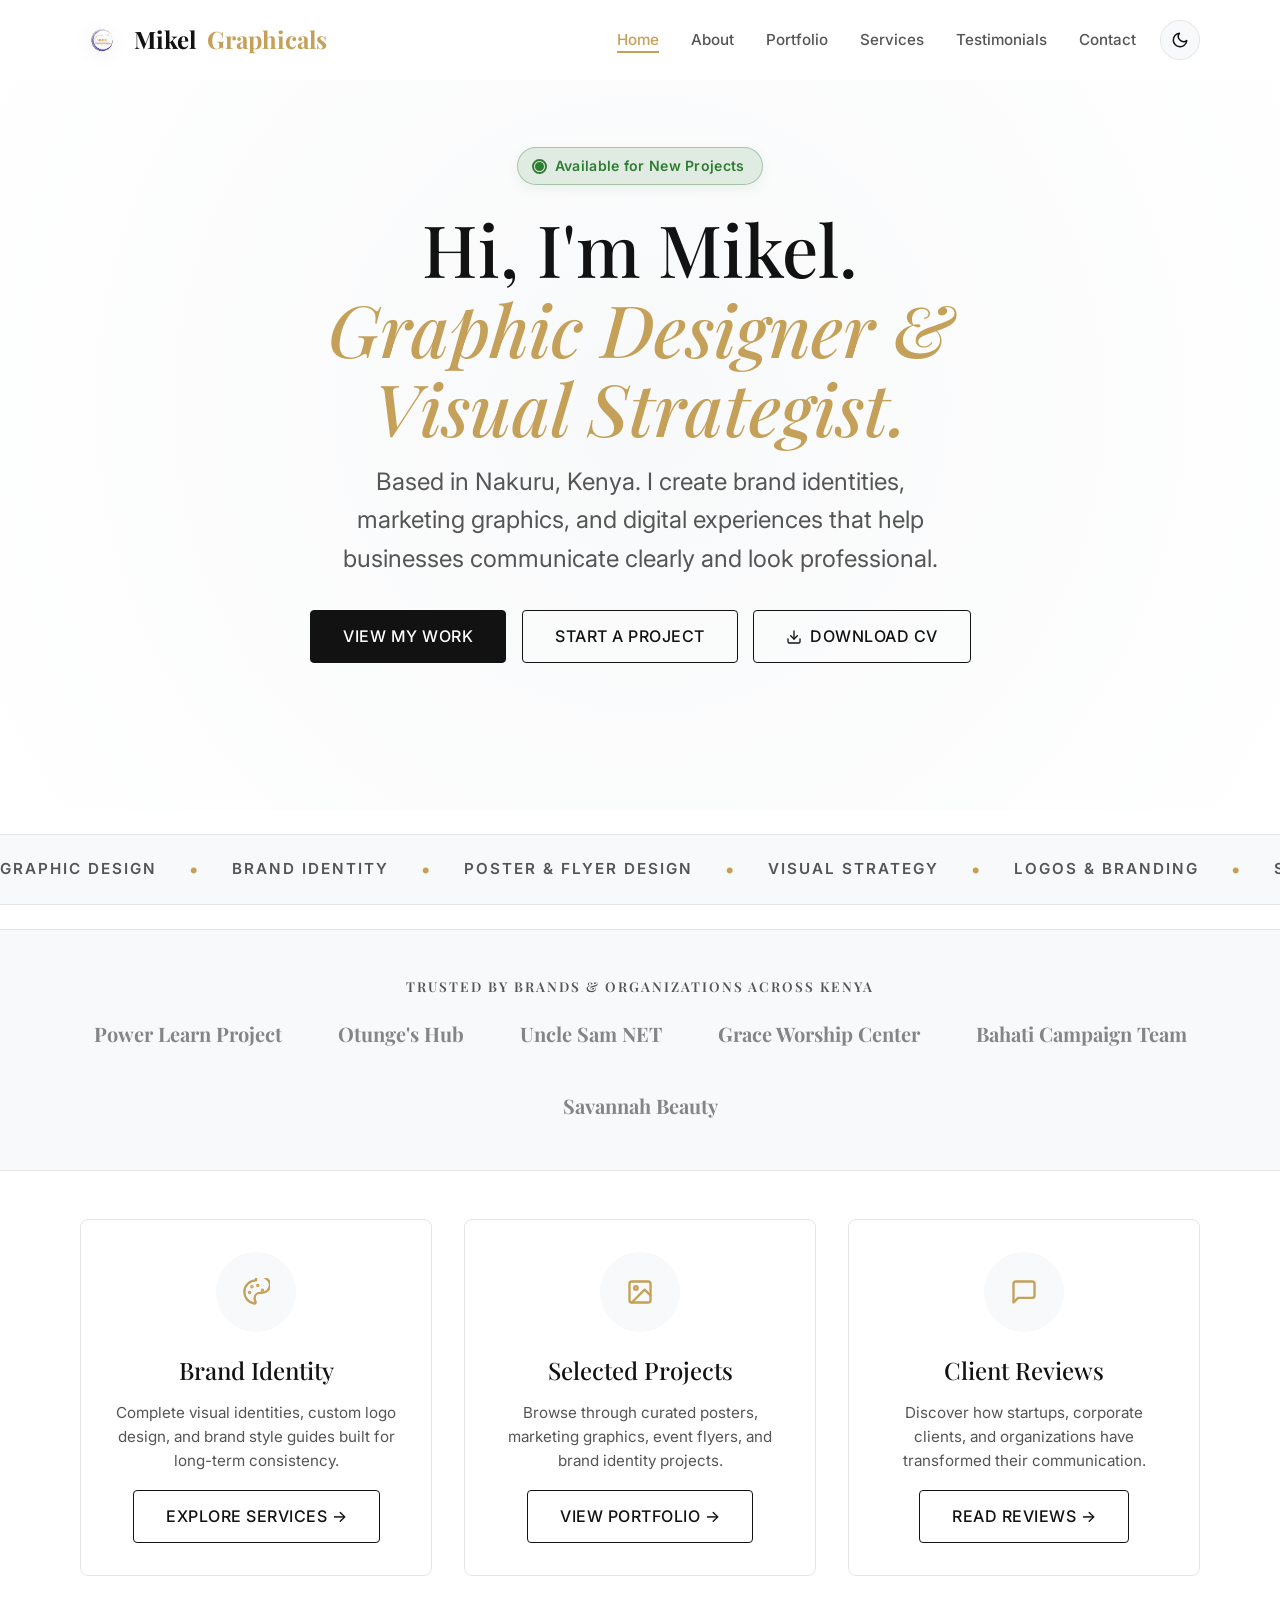
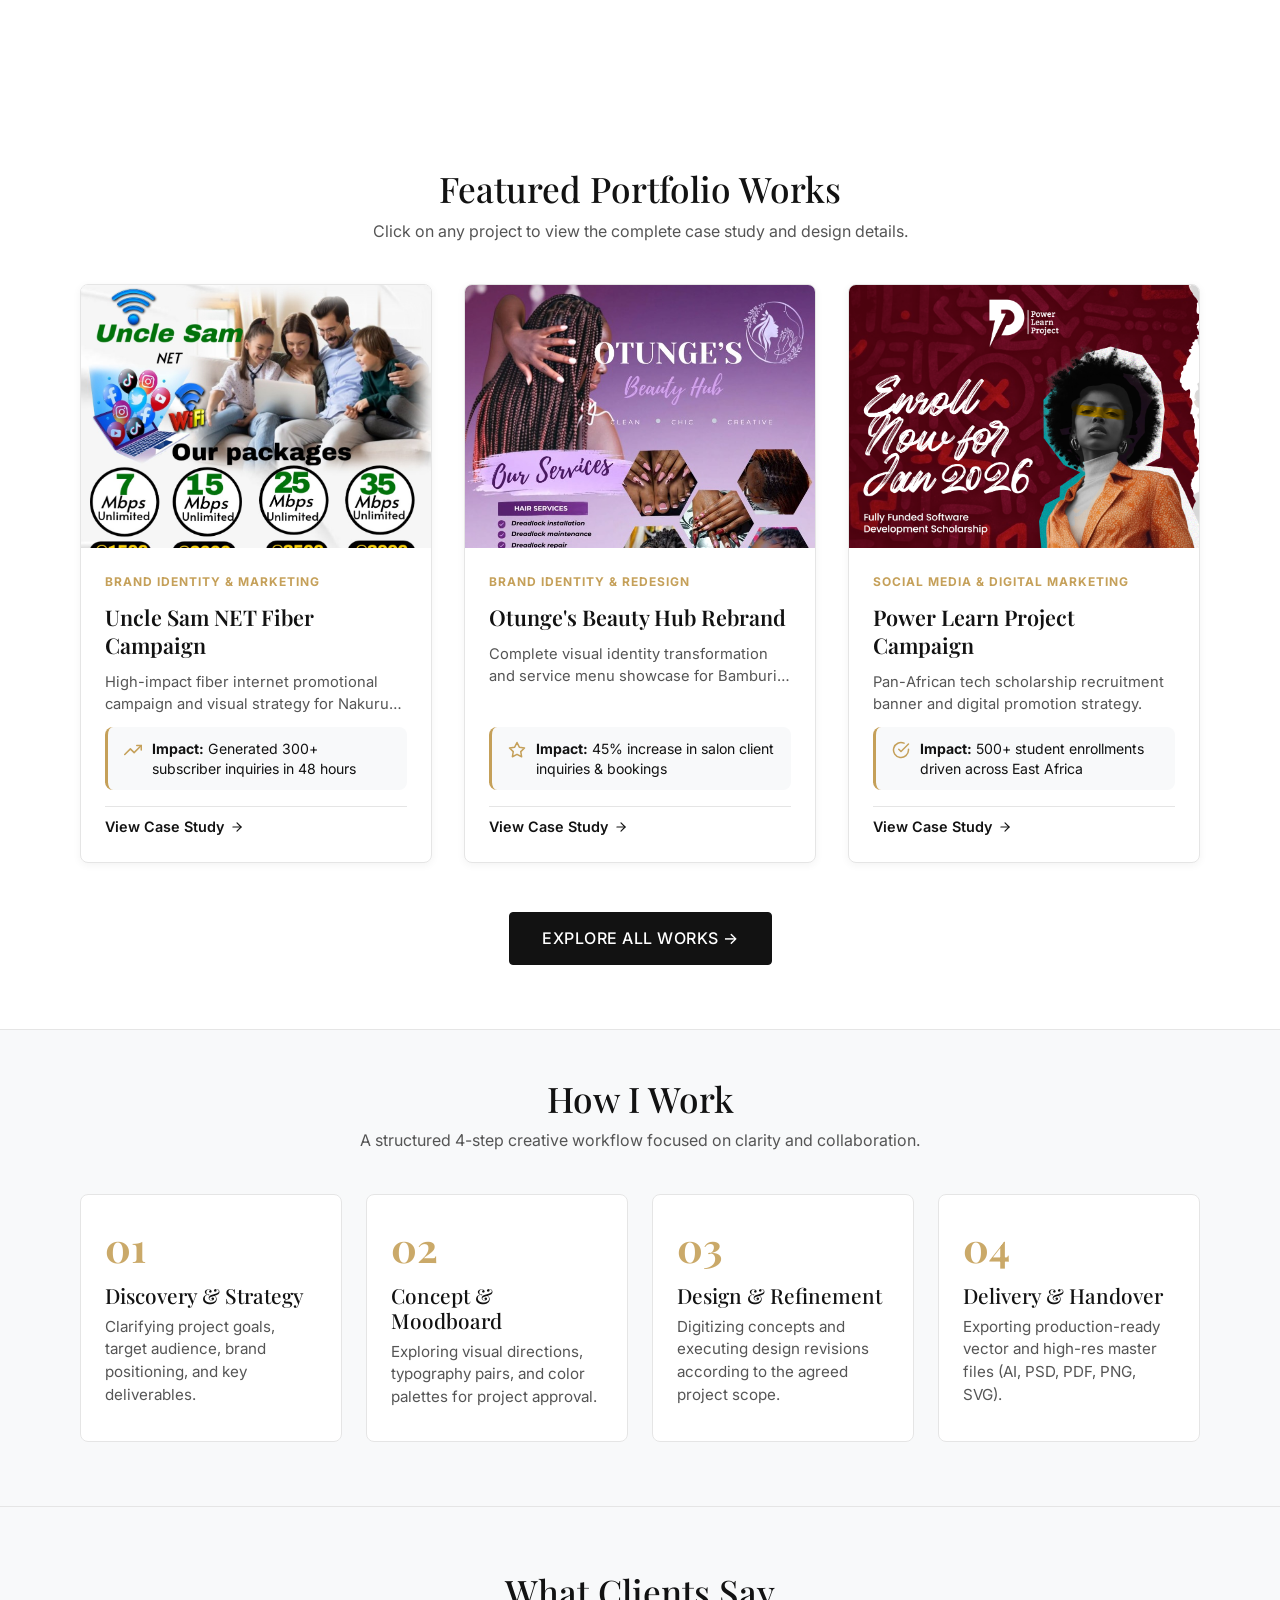
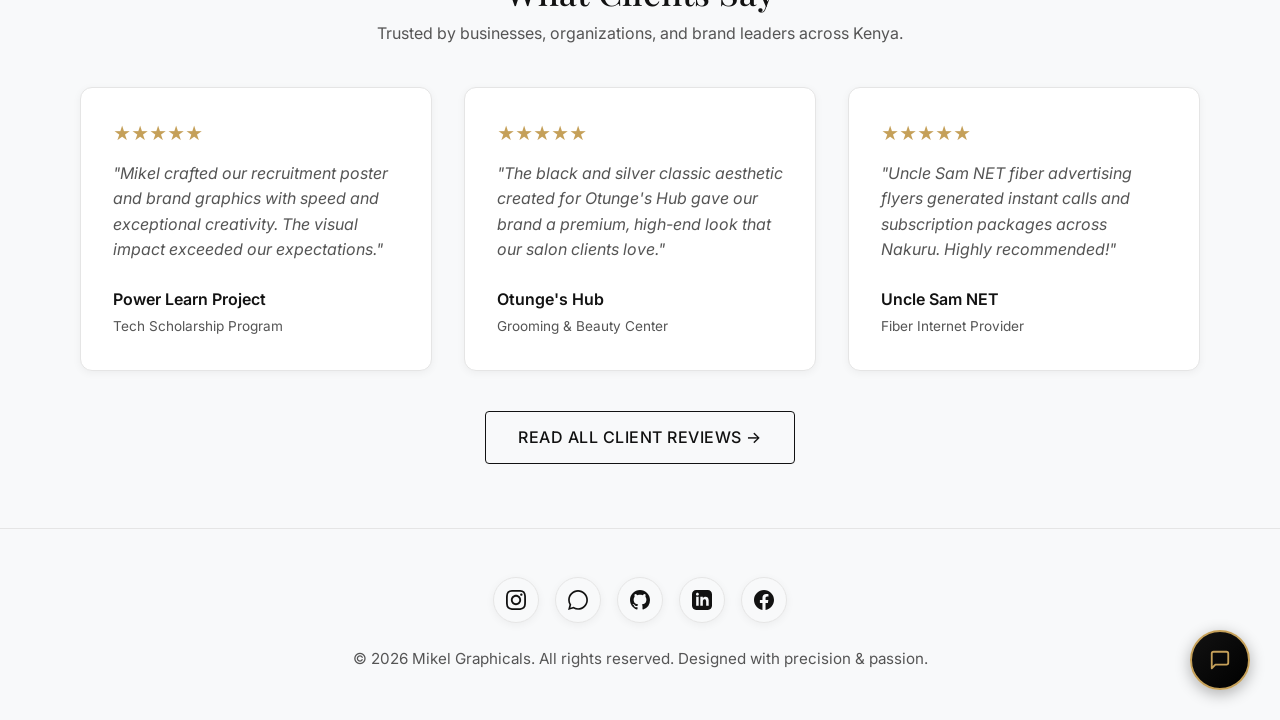
<file: index.html>
<!DOCTYPE html>
<html lang="en" data-theme="light">

<head>
  <meta charset="UTF-8" />
  <meta name="viewport" content="width=device-width, initial-scale=1.0" />
  <title>Mikel Graphicals | Graphic Designer & Visual Strategist</title>
  <meta name="description"
    content="Portfolio of Mikel Graphicals - Graphic designer & visual strategist specializing in logo design, brand identity, and high-impact marketing materials." />
  <link rel="canonical" href="https://mikelgraphical.netlify.app/" />

  <!-- Website & Application Identity -->
  <meta name="application-name" content="Mikel Graphicals" />
  <meta name="apple-mobile-web-app-title" content="Mikel Graphicals" />
  <meta name="robots" content="index, follow, max-image-preview:large, max-snippet:-1, max-video-preview:-1" />
  <meta name="googlebot" content="index, follow" />
  <meta name="google-site-verification" content="googlea5d5a7f3feab42af" />
  
  <!-- Open Graph / Social Media Preview Meta Tags -->
  <meta property="og:type" content="website" />
  <meta property="og:site_name" content="Mikel Graphicals" />
  <meta property="og:url" content="https://mikelgraphical.netlify.app/" />
  <meta property="og:title" content="Mikel Graphicals | Graphic Designer & Visual Strategist" />
  <meta property="og:description" content="Logos, branding, and digital visuals that elevate your business. Based in Nakuru, Kenya." />
  <meta property="og:image" content="https://mikelgraphical.netlify.app/images/Mikel.png" />

  <!-- Twitter Card Meta Tags -->
  <meta name="twitter:card" content="summary_large_image" />
  <meta name="twitter:title" content="Mikel Graphicals | Graphic Designer & Visual Strategist" />
  <meta name="twitter:description" content="Logos, branding, and digital visuals that elevate your business. Based in Nakuru, Kenya." />
  <meta name="twitter:image" content="https://mikelgraphical.netlify.app/images/Mikel.png" />

  <!-- Favicon and App Icons -->
  <link rel="icon" type="image/x-icon" href="favicon.ico" />
  <link rel="icon" type="image/svg+xml" href="favicon.svg" />
  <link rel="icon" type="image/png" sizes="48x48" href="favicon-48x48.png" />
  <link rel="icon" type="image/png" sizes="96x96" href="favicon-96x96.png" />
  <link rel="apple-touch-icon" sizes="180x180" href="apple-touch-icon.png" />
  <link rel="manifest" href="site.webmanifest" />
  <meta name="theme-color" content="#0a0a0a" />

  <link rel="preconnect" href="https://fonts.googleapis.com" />
  <link rel="preconnect" href="https://fonts.gstatic.com" crossorigin />
  <link href="https://fonts.googleapis.com/css2?family=Inter:wght@300;400;500;600;700&family=Playfair+Display:ital,wght@0,500;0,600;0,700;1,500&display=swap" rel="stylesheet" />
  <link rel="stylesheet" href="css/style.css" />

  <!-- Google Site Name Structured Data (JSON-LD) -->
  <script type="application/ld+json">
  {
    "@context": "https://schema.org",
    "@type": "WebSite",
    "name": "Mikel Graphicals",
    "alternateName": "Mikel Graphical",
    "url": "https://mikelgraphical.netlify.app/"
  }
  </script>

  <!-- Schema.org Structured Data for Google Search SEO -->
  <script type="application/ld+json">
  {
    "@context": "https://schema.org",
    "@type": "ProfessionalService",
    "name": "Mikel Graphicals",
    "url": "https://mikelgraphical.netlify.app/",
    "image": "https://mikelgraphical.netlify.app/images/Mikel_Profile.jpg",
    "logo": "https://mikelgraphical.netlify.app/images/logo.png",
    "description": "Graphic Designer & Visual Strategist specializing in logo design, brand identity systems, posters, and marketing graphics in Nakuru, Kenya.",
    "telephone": "+254795168357",
    "email": "mikelndungu263@gmail.com",
    "address": {
      "@type": "PostalAddress",
      "addressLocality": "Nakuru",
      "addressCountry": "KE"
    },
    "sameAs": [
      "https://www.instagram.com/mikel_ndungu",
      "https://github.com/Mikel265",
      "https://www.linkedin.com/in/mikel-ndungu/"
    ],
    "priceRange": "KES 5000 - KES 45000"
  }
  </script>
</head>

<body>

  <!-- Navigation Bar -->
  <header class="navbar">
    <div class="container navbar-container">
      <a href="index.html" class="logo"><img src="images/logo.png" alt="Mikel Graphicals Logo" class="navbar-logo-img" />Mikel<span>Graphicals</span></a>

      <div class="nav-right-tools">
        <ul class="nav-menu" id="navMenu">
          <li><a href="index.html" class="nav-link active">Home</a></li>
          <li><a href="about.html" class="nav-link">About</a></li>
          <li><a href="portfolio.html" class="nav-link">Portfolio</a></li>
          <li><a href="services.html" class="nav-link">Services</a></li>
          <li><a href="testimonials.html" class="nav-link">Testimonials</a></li>
          <li><a href="contact.html" class="nav-link">Contact</a></li>
        </ul>

        <button class="theme-toggle" id="themeToggle" aria-label="Toggle Theme"></button>
        <button class="mobile-toggle" id="mobileToggle" aria-label="Mobile Navigation Toggle"><svg width="22"
            height="22" viewBox="0 0 24 24" fill="none" stroke="currentColor" stroke-width="2" stroke-linecap="round"
            stroke-linejoin="round">
            <line x1="3" y1="12" x2="21" y2="12"></line>
            <line x1="3" y1="6" x2="21" y2="6"></line>
            <line x1="3" y1="18" x2="21" y2="18"></line>
          </svg></button>
      </div>
    </div>
  </header>

  <main id="mainContent">

  <!-- Hero Section -->
  <section class="hero" id="home">
    <div class="container hero-content">
      <div class="availability-badge">
        <span class="status-pulse-dot"></span>
        <span>Available for New Projects</span>
      </div>
      <h1 class="hero-title">Hi, I'm Mikel. <span>Graphic Designer & Visual Strategist.</span></h1>
      <p class="hero-subtitle">Based in Nakuru, Kenya. I create brand identities, marketing graphics, and digital experiences that help businesses communicate clearly and look professional.</p>
      <div class="hero-buttons">
        <a href="portfolio.html" class="btn btn-primary">View My Work</a>
        <a href="contact.html" class="btn btn-outline">Start a Project</a>
        <a href="assets/Michael_Ndungu_CV.pdf" target="_blank" rel="noopener" download="Michael_Ndungu_CV.pdf" class="btn btn-outline" style="gap: 0.5rem;">
          <svg width="16" height="16" viewBox="0 0 24 24" fill="none" stroke="currentColor" stroke-width="2" stroke-linecap="round" stroke-linejoin="round"><path d="M21 15v4a2 2 0 0 1-2 2H5a2 2 0 0 1-2-2v-4"></path><polyline points="7 10 12 15 17 10"></polyline><line x1="12" y1="15" x2="12" y2="3"></line></svg>
          Download CV
        </a>
      </div>
    </div>
  </section>

  <!-- Moving Text / Marquee Ticker -->
  <div class="marquee-strip">
    <div class="marquee-track">
      <div class="marquee-content">
        <span>GRAPHIC DESIGN</span> <span class="dot">•</span>
        <span>BRAND IDENTITY</span> <span class="dot">•</span>
        <span>POSTER & FLYER DESIGN</span> <span class="dot">•</span>
        <span>VISUAL STRATEGY</span> <span class="dot">•</span>
        <span>LOGOS & BRANDING</span> <span class="dot">•</span>
        <span>SOCIAL MEDIA GRAPHICS</span> <span class="dot">•</span>
        <span>DIGITAL DESIGN</span> <span class="dot">•</span>
      </div>
      <div class="marquee-content" aria-hidden="true">
        <span>GRAPHIC DESIGN</span> <span class="dot">•</span>
        <span>BRAND IDENTITY</span> <span class="dot">•</span>
        <span>POSTER & FLYER DESIGN</span> <span class="dot">•</span>
        <span>VISUAL STRATEGY</span> <span class="dot">•</span>
        <span>LOGOS & BRANDING</span> <span class="dot">•</span>
        <span>SOCIAL MEDIA GRAPHICS</span> <span class="dot">•</span>
        <span>DIGITAL DESIGN</span> <span class="dot">•</span>
      </div>
    </div>
  </div>

  <!-- Client & Brand Trust Badges Strip -->
  <section class="client-badges-section">
    <div class="container">
      <h4 class="client-badges-title">Trusted By Brands & Organizations Across Kenya</h4>
      <div class="client-badges-grid">
        <span class="client-badge-item">Power Learn Project</span>
        <span class="client-badge-item">Otunge's Hub</span>
        <span class="client-badge-item">Uncle Sam NET</span>
        <span class="client-badge-item">Grace Worship Center</span>
        <span class="client-badge-item">Bahati Campaign Team</span>
        <span class="client-badge-item">Savannah Beauty</span>
      </div>
    </div>
  </section>

  <!-- Home Highlights / Quick Navigation Cards -->
  <section class="section" style="padding: 3rem 0 2rem;">
    <div class="container">
      <div class="services-grid">
        <div class="service-card" style="text-align: center;">
          <div class="service-icon"><svg width="28" height="28" viewBox="0 0 24 24" fill="none" stroke="currentColor"
              stroke-width="2" stroke-linecap="round" stroke-linejoin="round">
              <circle cx="13.5" cy="6.5" r=".5" fill="currentColor"></circle>
              <circle cx="17.5" cy="10.5" r=".5" fill="currentColor"></circle>
              <circle cx="8.5" cy="7.5" r=".5" fill="currentColor"></circle>
              <circle cx="6.5" cy="12.5" r=".5" fill="currentColor"></circle>
              <path
                d="M12 2C6.477 2 2 6.477 2 12c0 4.991 3.657 9.128 8.438 9.879 1.015.159 1.562-.973 1.062-1.859-.452-.801-.7-1.719-.7-2.72 0-2.485 2.015-4.5 4.5-4.5H17c3.866 0 7-3.134 7-7 0-4.418-5.373-8-12-8z">
              </path>
            </svg></div>
          <h3 class="service-title">Brand Identity</h3>
          <p class="service-desc">Complete visual identities, custom logo design, and brand style guides built for long-term consistency.</p>
          <a href="services.html" class="btn btn-outline" style="margin-top: 1rem;">Explore Services &rarr;</a>
        </div>

        <div class="service-card" style="text-align: center;">
          <div class="service-icon"><svg width="28" height="28" viewBox="0 0 24 24" fill="none" stroke="currentColor"
              stroke-width="2" stroke-linecap="round" stroke-linejoin="round">
              <rect x="3" y="3" width="18" height="18" rx="2" ry="2"></rect>
              <circle cx="8.5" cy="8.5" r="1.5"></circle>
              <polyline points="21 15 16 10 5 21"></polyline>
            </svg></div>
          <h3 class="service-title">Selected Projects</h3>
          <p class="service-desc">Browse through curated posters, marketing graphics, event flyers, and brand identity projects.</p>
          <a href="portfolio.html" class="btn btn-outline" style="margin-top: 1rem;">View Portfolio &rarr;</a>
        </div>

        <div class="service-card" style="text-align: center;">
          <div class="service-icon"><svg width="28" height="28" viewBox="0 0 24 24" fill="none" stroke="currentColor"
              stroke-width="2" stroke-linecap="round" stroke-linejoin="round">
              <path d="M21 15a2 2 0 0 1-2 2H7l-4 4V5a2 2 0 0 1 2-2h14a2 2 0 0 1 2 2z"></path>
            </svg></div>
          <h3 class="service-title">Client Reviews</h3>
          <p class="service-desc">Discover how startups, corporate clients, and organizations have transformed their communication.</p>
          <a href="testimonials.html" class="btn btn-outline" style="margin-top: 1rem;">Read Reviews &rarr;</a>
        </div>
      </div>
    </div>
  </section>

  <!-- Featured Works Section on Home Page -->
  <section class="section" style="padding: 2rem 0 4rem;">
    <div class="container">
      <div class="section-header text-center" style="text-align: center; margin-bottom: 2.5rem;">
        <h2 style="font-family: var(--font-serif); font-size: 2.2rem; margin-bottom: 0.5rem;">Featured Portfolio Works</h2>
        <p style="color: var(--text-secondary); max-width: 600px; margin: 0 auto;">Click on any project to view the complete case study and design details.</p>
      </div>

      <div class="featured-portfolio-grid" id="homePortfolioGrid">
        <!-- Flagship Project 1: Uncle Sam NET Fiber Campaign -->
        <article class="featured-card project-card" data-id="104">
          <div class="card-image-wrapper">
            <img src="images/High-Speed Wi-Fi Fiber Internet Advertising Flyer Template - Made with PosterMyWall(3) - Copy.jpg" 
                 alt="Flyer design for Uncle Sam NET high-speed fiber internet packages" 
                 class="card-image" 
                 loading="lazy" />
            <div class="card-overlay">
              <span class="view-case-study-btn">
                View Case Study
                <svg width="16" height="16" viewBox="0 0 24 24" fill="none" stroke="currentColor" stroke-width="2" stroke-linecap="round" stroke-linejoin="round" aria-hidden="true"><line x1="5" y1="12" x2="19" y2="12"></line><polyline points="12 5 19 12 12 19"></polyline></svg>
              </span>
            </div>
          </div>
          <div class="card-content">
            <div class="card-meta">
              <span class="card-category">Brand Identity & Marketing</span>
            </div>
            <h3 class="card-title">
              <a href="portfolio.html?project=uncle-sam-net" class="card-link" aria-label="View case study for Uncle Sam NET Fiber Campaign">
                Uncle Sam NET Fiber Campaign
              </a>
            </h3>
            <p class="card-description">High-impact fiber internet promotional campaign and visual strategy for Nakuru ISP provider.</p>
            <div class="card-impact-badge">
              <svg class="impact-icon" width="18" height="18" viewBox="0 0 24 24" fill="none" stroke="currentColor" stroke-width="2" stroke-linecap="round" stroke-linejoin="round" aria-hidden="true"><polyline points="23 6 13.5 15.5 8.5 10.5 1 18"></polyline><polyline points="17 6 23 6 23 12"></polyline></svg>
              <span class="impact-text"><strong>Impact:</strong> Generated 300+ subscriber inquiries in 48 hours</span>
            </div>
            <div class="card-action">
              <span class="card-action-link">
                View Case Study
                <svg width="14" height="14" viewBox="0 0 24 24" fill="none" stroke="currentColor" stroke-width="2" stroke-linecap="round" stroke-linejoin="round" aria-hidden="true"><line x1="5" y1="12" x2="19" y2="12"></line><polyline points="12 5 19 12 12 19"></polyline></svg>
              </span>
            </div>
          </div>
        </article>

        <!-- Flagship Project 2: Otunge's Beauty Hub Rebrand -->
        <article class="featured-card project-card" data-id="117">
          <div class="card-image-wrapper">
            <img src="images/otunge_beauty_hub_after.jpg" 
                 alt="Modernized logo and marketing poster redesign for Otunge's Beauty Hub" 
                 class="card-image" 
                 loading="lazy" />
            <div class="card-overlay">
              <span class="view-case-study-btn">
                View Case Study
                <svg width="16" height="16" viewBox="0 0 24 24" fill="none" stroke="currentColor" stroke-width="2" stroke-linecap="round" stroke-linejoin="round" aria-hidden="true"><line x1="5" y1="12" x2="19" y2="12"></line><polyline points="12 5 19 12 12 19"></polyline></svg>
              </span>
            </div>
          </div>
          <div class="card-content">
            <div class="card-meta">
              <span class="card-category">Brand Identity & Redesign</span>
            </div>
            <h3 class="card-title">
              <a href="portfolio.html?project=otunges-hub" class="card-link" aria-label="View case study for Otunge's Beauty Hub Rebrand">
                Otunge's Beauty Hub Rebrand
              </a>
            </h3>
            <p class="card-description">Complete visual identity transformation and service menu showcase for Bamburi salon & beauty hub.</p>
            <div class="card-impact-badge">
              <svg class="impact-icon" width="18" height="18" viewBox="0 0 24 24" fill="none" stroke="currentColor" stroke-width="2" stroke-linecap="round" stroke-linejoin="round" aria-hidden="true"><polygon points="12 2 15.09 8.26 22 9.27 17 14.14 18.18 21.02 12 17.77 5.82 21.02 7 14.14 2 9.27 8.91 8.26 12 2"></polygon></svg>
              <span class="impact-text"><strong>Impact:</strong> 45% increase in salon client inquiries & bookings</span>
            </div>
            <div class="card-action">
              <span class="card-action-link">
                View Case Study
                <svg width="14" height="14" viewBox="0 0 24 24" fill="none" stroke="currentColor" stroke-width="2" stroke-linecap="round" stroke-linejoin="round" aria-hidden="true"><line x1="5" y1="12" x2="19" y2="12"></line><polyline points="12 5 19 12 12 19"></polyline></svg>
              </span>
            </div>
          </div>
        </article>

        <!-- Flagship Project 3: Power Learn Project Campaign -->
        <article class="featured-card project-card" data-id="105">
          <div class="card-image-wrapper">
            <img src="images/unnamed - Copy.png" 
                 alt="Recruitment poster design for Power Learn Project software development scholarship" 
                 class="card-image" 
                 loading="lazy" />
            <div class="card-overlay">
              <span class="view-case-study-btn">
                View Case Study
                <svg width="16" height="16" viewBox="0 0 24 24" fill="none" stroke="currentColor" stroke-width="2" stroke-linecap="round" stroke-linejoin="round" aria-hidden="true"><line x1="5" y1="12" x2="19" y2="12"></line><polyline points="12 5 19 12 12 19"></polyline></svg>
              </span>
            </div>
          </div>
          <div class="card-content">
            <div class="card-meta">
              <span class="card-category">Social Media & Digital Marketing</span>
            </div>
            <h3 class="card-title">
              <a href="portfolio.html?project=power-learn-project" class="card-link" aria-label="View case study for Power Learn Project Campaign">
                Power Learn Project Campaign
              </a>
            </h3>
            <p class="card-description">Pan-African tech scholarship recruitment banner and digital promotion strategy.</p>
            <div class="card-impact-badge">
              <svg class="impact-icon" width="18" height="18" viewBox="0 0 24 24" fill="none" stroke="currentColor" stroke-width="2" stroke-linecap="round" stroke-linejoin="round" aria-hidden="true"><path d="M22 11.08V12a10 10 0 1 1-5.93-9.14"></path><polyline points="22 4 12 14.01 9 11.01"></polyline></svg>
              <span class="impact-text"><strong>Impact:</strong> 500+ student enrollments driven across East Africa</span>
            </div>
            <div class="card-action">
              <span class="card-action-link">
                View Case Study
                <svg width="14" height="14" viewBox="0 0 24 24" fill="none" stroke="currentColor" stroke-width="2" stroke-linecap="round" stroke-linejoin="round" aria-hidden="true"><line x1="5" y1="12" x2="19" y2="12"></line><polyline points="12 5 19 12 12 19"></polyline></svg>
              </span>
            </div>
          </div>
        </article>
      </div>

      <div style="text-align: center; margin-top: 3rem;">
        <a href="portfolio.html" class="btn btn-primary">Explore All Works &rarr;</a>
      </div>
    </div>
  </section>

  <!-- How I Work Workflow Section on Homepage -->
  <section class="section" style="padding: 3rem 0 4rem; background-color: var(--bg-secondary); border-top: 1px solid var(--border-color); border-bottom: 1px solid var(--border-color);">
    <div class="container">
      <div class="section-header text-center" style="text-align: center; margin-bottom: 2.5rem;">
        <h2 style="font-family: var(--font-serif); font-size: 2.2rem; margin-bottom: 0.5rem;">How I Work</h2>
        <p style="color: var(--text-secondary); max-width: 600px; margin: 0 auto;">A structured 4-step creative workflow focused on clarity and collaboration.</p>
      </div>

      <div class="process-grid">
        <div class="process-card">
          <div class="process-number">01</div>
          <h3 class="process-title">Discovery & Strategy</h3>
          <p class="process-desc">Clarifying project goals, target audience, brand positioning, and key deliverables.</p>
        </div>
        <div class="process-card">
          <div class="process-number">02</div>
          <h3 class="process-title">Concept & Moodboard</h3>
          <p class="process-desc">Exploring visual directions, typography pairs, and color palettes for project approval.</p>
        </div>
        <div class="process-card">
          <div class="process-number">03</div>
          <h3 class="process-title">Design & Refinement</h3>
          <p class="process-desc">Digitizing concepts and executing design revisions according to the agreed project scope.</p>
        </div>
        <div class="process-card">
          <div class="process-number">04</div>
          <h3 class="process-title">Delivery & Handover</h3>
          <p class="process-desc">Exporting production-ready vector and high-res master files (AI, PSD, PDF, PNG, SVG).</p>
        </div>
      </div>
    </div>
  </section>

  <!-- Home Page Testimonials & Client Reviews Strip -->
  <section class="section" style="background-color: var(--bg-secondary); padding: 4rem 0;">
    <div class="container">
      <div class="section-header text-center" style="text-align: center; margin-bottom: 2.5rem;">
        <h2 style="font-family: var(--font-serif); font-size: 2.2rem; margin-bottom: 0.5rem;">What Clients Say</h2>
        <p style="color: var(--text-secondary); max-width: 600px; margin: 0 auto;">Trusted by businesses, organizations, and brand leaders across Kenya.</p>
      </div>

      <div style="display: grid; grid-template-columns: repeat(auto-fit, minmax(280px, 1fr)); gap: 2rem;">
        <div style="background-color: var(--bg-primary); padding: 2rem; border-radius: 12px; border: 1px solid var(--border-color); box-shadow: var(--shadow-sm);">
          <div style="color: var(--accent-color); margin-bottom: 0.8rem; font-size: 1.1rem;">★★★★★</div>
          <p style="color: var(--text-secondary); line-height: 1.6; margin-bottom: 1.5rem; font-style: italic;">"Mikel crafted our recruitment poster and brand graphics with speed and exceptional creativity. The visual impact exceeded our expectations."</p>
          <div style="font-weight: 600; color: var(--text-primary);">Power Learn Project</div>
          <span style="font-size: 0.85rem; color: var(--text-secondary);">Tech Scholarship Program</span>
        </div>

        <div style="background-color: var(--bg-primary); padding: 2rem; border-radius: 12px; border: 1px solid var(--border-color); box-shadow: var(--shadow-sm);">
          <div style="color: var(--accent-color); margin-bottom: 0.8rem; font-size: 1.1rem;">★★★★★</div>
          <p style="color: var(--text-secondary); line-height: 1.6; margin-bottom: 1.5rem; font-style: italic;">"The black and silver classic aesthetic created for Otunge's Hub gave our brand a premium, high-end look that our salon clients love."</p>
          <div style="font-weight: 600; color: var(--text-primary);">Otunge's Hub</div>
          <span style="font-size: 0.85rem; color: var(--text-secondary);">Grooming & Beauty Center</span>
        </div>

        <div style="background-color: var(--bg-primary); padding: 2rem; border-radius: 12px; border: 1px solid var(--border-color); box-shadow: var(--shadow-sm);">
          <div style="color: var(--accent-color); margin-bottom: 0.8rem; font-size: 1.1rem;">★★★★★</div>
          <p style="color: var(--text-secondary); line-height: 1.6; margin-bottom: 1.5rem; font-style: italic;">"Uncle Sam NET fiber advertising flyers generated instant calls and subscription packages across Nakuru. Highly recommended!"</p>
          <div style="font-weight: 600; color: var(--text-primary);">Uncle Sam NET</div>
          <span style="font-size: 0.85rem; color: var(--text-secondary);">Fiber Internet Provider</span>
        </div>
      </div>

      <div style="text-align: center; margin-top: 2.5rem;">
        <a href="testimonials.html" class="btn btn-outline">Read All Client Reviews &rarr;</a>
      </div>
    </div>
  </section>

  </main>

  <!-- Miki Floating AI Chatbot Widget -->
  <div class="miki-widget">
    <div class="miki-chat-window" id="mikiWindow">
      <div class="miki-header">
        <div class="miki-header-info">
          <div class="miki-avatar">M</div>
          <div>
            <h3>Miki AI Assistant</h3>
            <span class="miki-status">Online</span>
          </div>
        </div>
        <span class="miki-close" id="mikiClose">&times;</span>
      </div>

      <div class="miki-messages" id="mikiMessages">
        <div class="message ai">
          Hey There! I'm Miki, your personal portfolio assistant. I know about all of Mikel's projects, pricing, and services.
          Ask me anything!
        </div>
      </div>

      <div class="miki-input-area">
        <input type="text" id="mikiInput" class="miki-input" placeholder="Ask about projects, pricing..." />
        <button id="mikiSend" class="miki-send" aria-label="Send Message"><svg width="16" height="16"
            viewBox="0 0 24 24" fill="none" stroke="currentColor" stroke-width="2" stroke-linecap="round"
            stroke-linejoin="round">
            <line x1="22" y1="2" x2="11" y2="13"></line>
            <polygon points="22 2 15 22 11 13 2 9 22 2"></polygon>
          </svg></button>
      </div>
    </div>

    <button class="miki-toggle" id="mikiToggle" aria-label="Toggle Miki Chatbot"><svg width="22" height="22"
        viewBox="0 0 24 24" fill="none" stroke="currentColor" stroke-width="2" stroke-linecap="round"
        stroke-linejoin="round">
        <path d="M21 15a2 2 0 0 1-2 2H7l-4 4V5a2 2 0 0 1 2-2h14a2 2 0 0 1 2 2z"></path>
      </svg></button>
  </div>

  <!-- Footer -->
  <footer>
    <div class="container footer-content">
      <div class="footer-socials">
        <a href="https://www.instagram.com/mikel_ndungu" target="_blank" rel="noopener" class="social-btn" title="Instagram" aria-label="Instagram">
          <svg viewBox="0 0 24 24"><path d="M12 2.163c3.204 0 3.584.012 4.85.07 3.252.148 4.771 1.691 4.919 4.919.058 1.265.069 1.645.069 4.849 0 3.205-.012 3.584-.069 4.849-.149 3.225-1.664 4.771-4.919 4.919-1.266.058-1.644.07-4.85.07-3.204 0-3.584-.012-4.849-.07-3.26-.149-4.771-1.699-4.919-4.92-.058-1.265-.07-1.644-.07-4.849 0-3.204.013-3.583.07-4.849.149-3.227 1.664-4.771 4.919-4.919 1.266-.057 1.645-.069 4.849-.069zm0-2.163c-3.259 0-3.667.014-4.947.072-4.358.2-6.78 2.618-6.98 6.98-.059 1.281-.073 1.689-.073 4.948 0 3.259.014 3.668.072 4.948.2 4.358 2.618 6.78 6.98 6.98 1.281.058 1.689.072 4.948.072 3.259 0 3.668-.014 4.948-.072 4.354-.2 6.782-2.618 6.979-6.98.059-1.28.073-1.689.073-4.948 0-3.259-.014-3.667-.072-4.947-.196-4.354-2.617-6.78-6.979-6.98-1.281-.059-1.69-.073-4.949-.073zm0 5.838c-3.403 0-6.162 2.759-6.162 6.162s2.759 6.163 6.162 6.163 6.162-2.759 6.162-6.163c0-3.403-2.759-6.162-6.162-6.162zm0 10.162c-2.209 0-4-1.79-4-4 0-2.209 1.791-4 4-4s4 1.791 4 4c0 2.21-1.791 4-4 4zm6.406-11.845c-.796 0-1.441.645-1.441 1.44s.645 1.44 1.441 1.44c.795 0 1.439-.645 1.439-1.44s-.644-1.44-1.439-1.44z"/></svg>
        </a>
        <a href="https://wa.me/254795168357" target="_blank" rel="noopener" class="social-btn" title="WhatsApp" aria-label="WhatsApp">
          <svg viewBox="0 0 24 24"><path d="M.057 24l1.687-6.163c-1.041-1.804-1.588-3.849-1.587-5.946.003-6.556 5.338-11.891 11.893-11.891 3.181.001 6.167 1.24 8.413 3.488 2.245 2.248 3.481 5.236 3.48 8.414-.003 6.557-5.338 11.892-11.893 11.892-1.99 0-3.951-.5-5.688-1.448l-6.305 1.654zm6.597-3.807c1.676.995 3.276 1.591 5.392 1.592 5.448 0 9.886-4.434 9.889-9.885.002-5.462-4.415-9.89-9.881-9.892-5.452 0-9.887 4.434-9.889 9.884-.001 2.225.651 3.891 1.746 5.634l-.999 3.648 3.742-.981z"/></svg>
        </a>
        <a href="https://github.com/Mikel265" target="_blank" rel="noopener" class="social-btn" title="GitHub" aria-label="GitHub">
          <svg viewBox="0 0 24 24"><path d="M12 0C5.37 0 0 5.37 0 12c0 5.31 3.435 9.795 8.205 11.385.6.105.825-.255.825-.57 0-.285-.015-1.23-.015-2.235-3.015.555-3.795-.735-4.035-1.41-.135-.345-.72-1.41-1.23-1.695-.42-.225-1.02-.78-.015-.795.945-.015 1.62.87 1.845 1.23 1.08 1.815 2.805 1.305 3.495.99.105-.78.42-1.305.765-1.605-2.67-.3-5.46-1.335-5.46-5.925 0-1.305.465-2.385 1.23-3.225-.12-.3-.54-1.53.12-3.18 0 0 1.005-.315 3.3 1.23.96-.27 1.98-.405 3-.405s2.04.135 3 .405c2.295-1.56 3.3-1.23 3.3-1.23.66 1.65.24 2.88.12 3.18.765.84 1.23 1.905 1.23 3.225 0 4.605-2.805 5.625-5.475 5.925.435.375.81 1.095.81 2.22 0 1.605-.015 2.895-.015 3.3 0 .315.225.69.825.57A12.02 12.02 0 0024 12c0-6.63-5.37-12-12-12z"/></svg>
        </a>
        <a href="https://www.linkedin.com/in/mikel-ndungu/" target="_blank" rel="noopener" class="social-btn" title="LinkedIn" aria-label="LinkedIn">
          <svg viewBox="0 0 24 24"><path d="M19 0h-14c-2.761 0-5 2.239-5 5v14c0 2.761 2.239 5 5 5h14c2.762 0 5-2.239 5-5v-14c0-2.761-2.238-5-5-5zm-11 19h-3v-11h3v11zm-1.5-12.268c-.966 0-1.75-.79-1.75-1.764s.784-1.764 1.75-1.764 1.75.79 1.75 1.764-.783 1.764-1.75 1.764zm13.5 12.268h-3v-5.604c0-3.368-4-3.113-4 0v5.604h-3v-11h3v1.765c1.396-2.586 7-2.777 7 2.476v6.759z"/></svg>
        </a>
        <a href="https://web.facebook.com/shymikel" target="_blank" rel="noopener" class="social-btn" title="Facebook" aria-label="Facebook">
          <svg viewBox="0 0 24 24"><path d="M24 12.073c0-6.627-5.373-12-12-12s-12 5.373-12 12c0 5.99 4.388 10.954 10.125 11.854v-8.385H7.078v-3.47h3.047V9.43c0-3.007 1.792-4.669 4.533-4.669 1.312 0 2.686.235 2.686.235v2.953H15.83c-1.491 0-1.956.925-1.956 1.874v2.25h3.328l-.532 3.47h-2.796v8.385C19.612 23.027 24 18.062 24 12.073z"/></svg>
        </a>
      </div>
      <p>&copy; 2026 Mikel Graphicals. All rights reserved. Designed with precision & passion.</p>
    </div>
  </footer>

  <script src="js/main.js"></script>
</body>

</html>
</file>
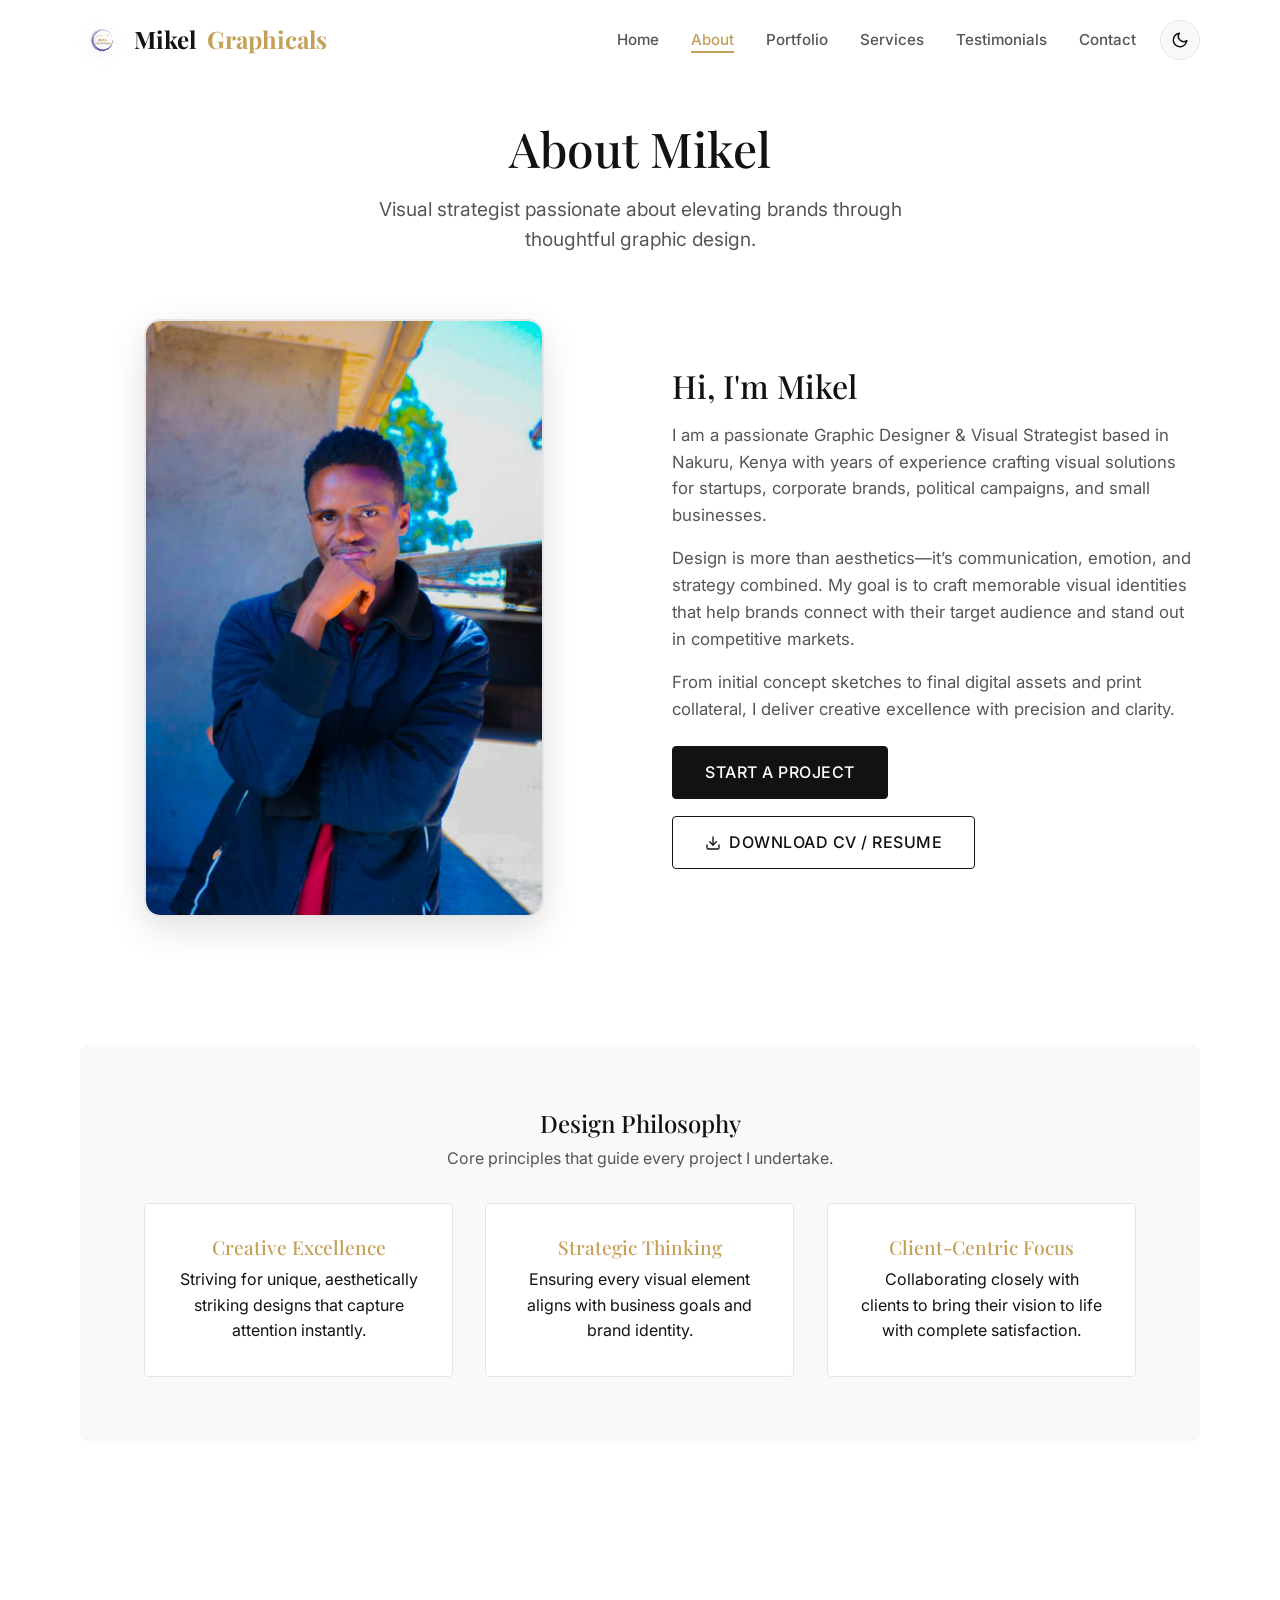
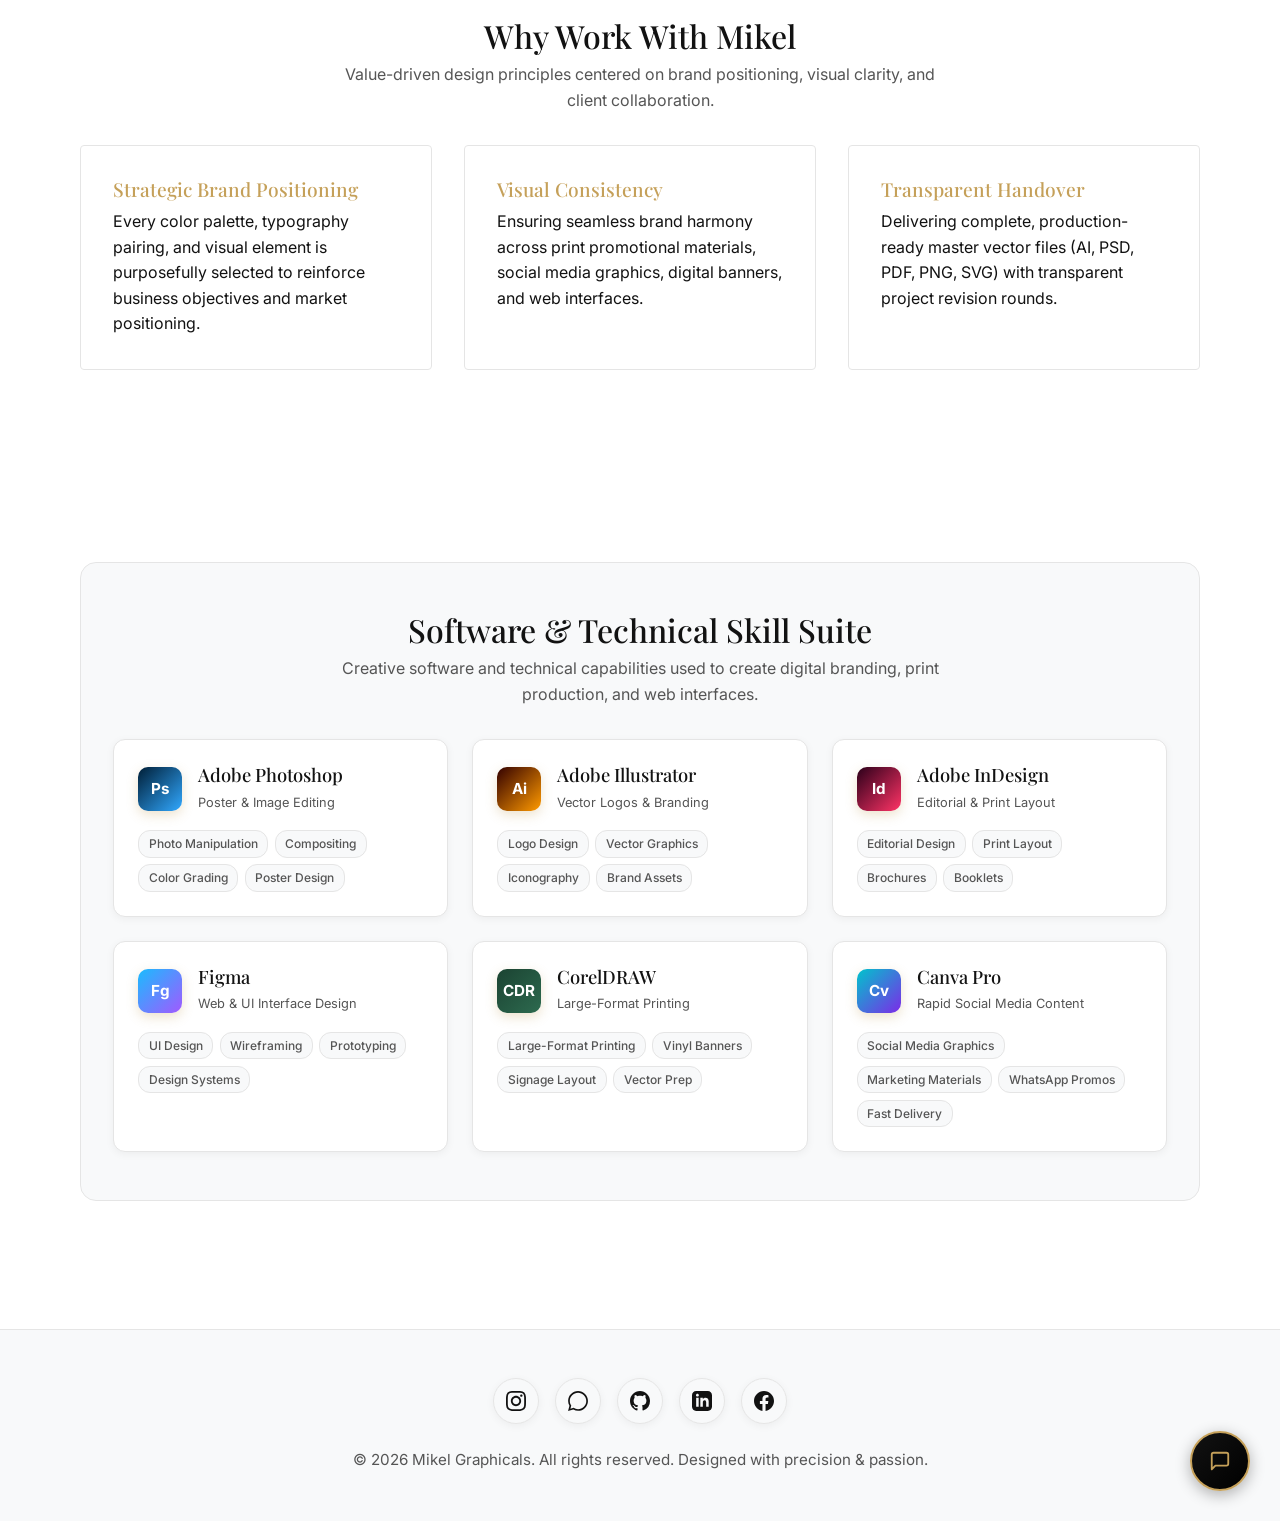
<file: about.html>
<!DOCTYPE html>
<html lang="en" data-theme="light">
<head>
  <meta charset="UTF-8" />
  <meta name="viewport" content="width=device-width, initial-scale=1.0" />
  <title>About | Mikel Graphicals</title>
  <meta name="description" content="About Mikel Graphicals - Graphic designer & visual strategist based in Nakuru, Kenya." />
  <link rel="canonical" href="https://mikelgraphical.netlify.app/about.html" />

  <!-- Website & Application Identity -->
  <meta name="application-name" content="Mikel Graphicals" />
  <meta name="apple-mobile-web-app-title" content="Mikel Graphicals" />
  <meta name="robots" content="index, follow, max-image-preview:large, max-snippet:-1, max-video-preview:-1" />
  <meta name="googlebot" content="index, follow" />
  
  <!-- Open Graph / Social Media Preview Meta Tags -->
  <meta property="og:type" content="website" />
  <meta property="og:site_name" content="Mikel Graphicals" />
  <meta property="og:url" content="https://mikelgraphical.netlify.app/about.html" />
  <meta property="og:title" content="About Mikel Graphicals | Graphic Designer & Visual Strategist" />
  <meta property="og:description" content="Visual strategist passionate about elevating brands through thoughtful graphic design in Nakuru, Kenya." />
  <meta property="og:image" content="https://mikelgraphical.netlify.app/images/Mikel.png" />

  <!-- Twitter Card Meta Tags -->
  <meta name="twitter:card" content="summary_large_image" />
  <meta name="twitter:title" content="About Mikel Graphicals | Graphic Designer & Visual Strategist" />
  <meta name="twitter:description" content="Visual strategist passionate about elevating brands through thoughtful graphic design in Nakuru, Kenya." />
  <meta name="twitter:image" content="https://mikelgraphical.netlify.app/images/Mikel.png" />

  <!-- Favicon and App Icons -->
  <link rel="icon" type="image/x-icon" href="favicon.ico" />
  <link rel="icon" type="image/svg+xml" href="favicon.svg" />
  <link rel="icon" type="image/png" sizes="48x48" href="favicon-48x48.png" />
  <link rel="icon" type="image/png" sizes="96x96" href="favicon-96x96.png" />
  <link rel="apple-touch-icon" sizes="180x180" href="apple-touch-icon.png" />
  <link rel="manifest" href="site.webmanifest" />
  <meta name="theme-color" content="#0a0a0a" />
  <link rel="preconnect" href="https://fonts.googleapis.com" />
  <link rel="preconnect" href="https://fonts.gstatic.com" crossorigin />
  <link href="https://fonts.googleapis.com/css2?family=Inter:wght@300;400;500;600;700&family=Playfair+Display:ital,wght@0,500;0,600;0,700;1,500&display=swap" rel="stylesheet" />
  <link rel="stylesheet" href="css/style.css" />
</head>
<body>

  <!-- Navigation Bar -->
  <header class="navbar">
    <div class="container navbar-container">
      <a href="index.html" class="logo"><img src="images/logo.png" alt="Mikel Graphicals Logo" class="navbar-logo-img" />Mikel<span>Graphicals</span></a>
      
      <div class="nav-right-tools">
        <ul class="nav-menu" id="navMenu">
          <li><a href="index.html" class="nav-link">Home</a></li>
          <li><a href="about.html" class="nav-link active">About</a></li>
          <li><a href="portfolio.html" class="nav-link">Portfolio</a></li>
          <li><a href="services.html" class="nav-link">Services</a></li>
          <li><a href="testimonials.html" class="nav-link">Testimonials</a></li>
          <li><a href="contact.html" class="nav-link">Contact</a></li>
        </ul>
        
        <button class="theme-toggle" id="themeToggle" aria-label="Toggle Theme"></button>
        <button class="mobile-toggle" id="mobileToggle" aria-label="Mobile Navigation Toggle"><svg width="22" height="22" viewBox="0 0 24 24" fill="none" stroke="currentColor" stroke-width="2" stroke-linecap="round" stroke-linejoin="round"><line x1="3" y1="12" x2="21" y2="12"></line><line x1="3" y1="6" x2="21" y2="6"></line><line x1="3" y1="18" x2="21" y2="18"></line></svg></button>
      </div>
    </div>
  </header>

  <main id="mainContent">

  <!-- About Section -->
  <section class="section about-page" style="padding-top: 120px;">
    <div class="container">
      <div class="about-header">
        <h1 class="about-title">About Mikel</h1>
        <p class="about-subtitle">Visual strategist passionate about elevating brands through thoughtful graphic design.</p>
      </div>

      <div class="about-content">
        <div class="about-section">
          <div class="about-image-wrapper">
            <img src="images/Mikel_Profile.jpg" alt="Mikel - Graphic Designer & Visual Strategist" class="about-image" decoding="async" fetchpriority="high" />
          </div>
          <div class="about-text">
            <h2>Hi, I'm Mikel</h2>
            <p>I am a passionate Graphic Designer & Visual Strategist based in Nakuru, Kenya with years of experience crafting visual solutions for startups, corporate brands, political campaigns, and small businesses.</p>
            <p>Design is more than aesthetics—it’s communication, emotion, and strategy combined. My goal is to craft memorable visual identities that help brands connect with their target audience and stand out in competitive markets.</p>
            <p>From initial concept sketches to final digital assets and print collateral, I deliver creative excellence with precision and clarity.</p>
            <div style="margin-top: 1.5rem; display: flex; gap: 1rem; flex-wrap: wrap;">
              <a href="contact.html" class="btn btn-primary">Start a Project</a>
              <a href="assets/Michael_Ndungu_CV.pdf" target="_blank" rel="noopener" download="Michael_Ndungu_CV.pdf" class="btn btn-outline" style="gap: 0.5rem;">
                <svg width="16" height="16" viewBox="0 0 24 24" fill="none" stroke="currentColor" stroke-width="2" stroke-linecap="round" stroke-linejoin="round"><path d="M21 15v4a2 2 0 0 1-2 2H5a2 2 0 0 1-2-2v-4"></path><polyline points="7 10 12 15 17 10"></polyline><line x1="12" y1="15" x2="12" y2="3"></line></svg>
                Download CV / Resume
              </a>
            </div>
          </div>
        </div>

        <div class="design-philosophy">
          <h2 style="font-family: var(--font-serif); margin-bottom: 0.5rem; color: var(--text-primary);">Design Philosophy</h2>
          <p style="color: var(--text-secondary); max-width: 600px; margin: 0 auto 1.5rem;">Core principles that guide every project I undertake.</p>
          
          <div class="philosophy-grid">
            <div class="philosophy-card">
              <h3>Creative Excellence</h3>
              <p>Striving for unique, aesthetically striking designs that capture attention instantly.</p>
            </div>
            <div class="philosophy-card">
              <h3>Strategic Thinking</h3>
              <p>Ensuring every visual element aligns with business goals and brand identity.</p>
            </div>
            <div class="philosophy-card">
              <h3>Client-Centric Focus</h3>
              <p>Collaborating closely with clients to bring their vision to life with complete satisfaction.</p>
            </div>
          </div>
        </div>

        <!-- Why Work With Mikel Section -->
        <div class="why-work-section" style="margin-top: 3rem;">
          <div style="text-align: center; margin-bottom: 1.5rem;">
            <h2 style="font-family: var(--font-serif); font-size: 2rem; margin-bottom: 0.4rem; color: var(--text-primary);">Why Work With Mikel</h2>
            <p style="color: var(--text-secondary); max-width: 600px; margin: 0 auto;">Value-driven design principles centered on brand positioning, visual clarity, and client collaboration.</p>
          </div>
          
          <div class="philosophy-grid">
            <div class="philosophy-card">
              <h3>Strategic Brand Positioning</h3>
              <p>Every color palette, typography pairing, and visual element is purposefully selected to reinforce business objectives and market positioning.</p>
            </div>
            <div class="philosophy-card">
              <h3>Visual Consistency</h3>
              <p>Ensuring seamless brand harmony across print promotional materials, social media graphics, digital banners, and web interfaces.</p>
            </div>
            <div class="philosophy-card">
              <h3>Transparent Handover</h3>
              <p>Delivering complete, production-ready master vector files (AI, PSD, PDF, PNG, SVG) with transparent project revision rounds.</p>
            </div>
          </div>
        </div>

        <!-- Software & Technical Skill Suite Matrix -->
        <div class="skills-matrix-section">
          <div style="text-align: center; margin-bottom: 1.5rem;">
            <h2 style="font-family: var(--font-serif); font-size: 2rem; margin-bottom: 0.4rem;">Software & Technical Skill Suite</h2>
            <p style="color: var(--text-secondary); max-width: 600px; margin: 0 auto;">Creative software and technical capabilities used to create digital branding, print production, and web interfaces.</p>
          </div>

          <div class="skills-grid">
            <div class="skill-card">
              <div class="skill-header">
                <div class="skill-icon-badge ps">Ps</div>
                <div class="skill-title-wrapper">
                  <h3>Adobe Photoshop</h3>
                  <span>Poster & Image Editing</span>
                </div>
              </div>
              <div class="skill-tags" style="margin-top: 1rem;">
                <span class="skill-tag-pill">Photo Manipulation</span>
                <span class="skill-tag-pill">Compositing</span>
                <span class="skill-tag-pill">Color Grading</span>
                <span class="skill-tag-pill">Poster Design</span>
              </div>
            </div>

            <div class="skill-card">
              <div class="skill-header">
                <div class="skill-icon-badge ai">Ai</div>
                <div class="skill-title-wrapper">
                  <h3>Adobe Illustrator</h3>
                  <span>Vector Logos & Branding</span>
                </div>
              </div>
              <div class="skill-tags" style="margin-top: 1rem;">
                <span class="skill-tag-pill">Logo Design</span>
                <span class="skill-tag-pill">Vector Graphics</span>
                <span class="skill-tag-pill">Iconography</span>
                <span class="skill-tag-pill">Brand Assets</span>
              </div>
            </div>

            <div class="skill-card">
              <div class="skill-header">
                <div class="skill-icon-badge id">Id</div>
                <div class="skill-title-wrapper">
                  <h3>Adobe InDesign</h3>
                  <span>Editorial & Print Layout</span>
                </div>
              </div>
              <div class="skill-tags" style="margin-top: 1rem;">
                <span class="skill-tag-pill">Editorial Design</span>
                <span class="skill-tag-pill">Print Layout</span>
                <span class="skill-tag-pill">Brochures</span>
                <span class="skill-tag-pill">Booklets</span>
              </div>
            </div>

            <div class="skill-card">
              <div class="skill-header">
                <div class="skill-icon-badge figma">Fg</div>
                <div class="skill-title-wrapper">
                  <h3>Figma</h3>
                  <span>Web & UI Interface Design</span>
                </div>
              </div>
              <div class="skill-tags" style="margin-top: 1rem;">
                <span class="skill-tag-pill">UI Design</span>
                <span class="skill-tag-pill">Wireframing</span>
                <span class="skill-tag-pill">Prototyping</span>
                <span class="skill-tag-pill">Design Systems</span>
              </div>
            </div>

            <div class="skill-card">
              <div class="skill-header">
                <div class="skill-icon-badge cd">CDR</div>
                <div class="skill-title-wrapper">
                  <h3>CorelDRAW</h3>
                  <span>Large-Format Printing</span>
                </div>
              </div>
              <div class="skill-tags" style="margin-top: 1rem;">
                <span class="skill-tag-pill">Large-Format Printing</span>
                <span class="skill-tag-pill">Vinyl Banners</span>
                <span class="skill-tag-pill">Signage Layout</span>
                <span class="skill-tag-pill">Vector Prep</span>
              </div>
            </div>

            <div class="skill-card">
              <div class="skill-header">
                <div class="skill-icon-badge canva">Cv</div>
                <div class="skill-title-wrapper">
                  <h3>Canva Pro</h3>
                  <span>Rapid Social Media Content</span>
                </div>
              </div>
              <div class="skill-tags" style="margin-top: 1rem;">
                <span class="skill-tag-pill">Social Media Graphics</span>
                <span class="skill-tag-pill">Marketing Materials</span>
                <span class="skill-tag-pill">WhatsApp Promos</span>
                <span class="skill-tag-pill">Fast Delivery</span>
              </div>
            </div>
          </div>
        </div>
      </div>
    </div>
  </section>

  </main>

  <!-- Miki Floating AI Chatbot Widget -->
  <div class="miki-widget">
    <div class="miki-chat-window" id="mikiWindow">
      <div class="miki-header">
        <div class="miki-header-info">
          <div class="miki-avatar">M</div>
          <div>
            <h3>Miki AI Assistant</h3>
            <span class="miki-status">Online</span>
          </div>
        </div>
        <span class="miki-close" id="mikiClose">&times;</span>
      </div>

      <div class="miki-messages" id="mikiMessages">
        <div class="message ai">
          Hey There! I'm Miki. Feel free to ask me anything about Mikel's background or skills!
        </div>
      </div>

      <div class="miki-input-area">
        <input type="text" id="mikiInput" class="miki-input" placeholder="Ask about projects, pricing..." />
        <button id="mikiSend" class="miki-send" aria-label="Send Message"><svg width="16" height="16" viewBox="0 0 24 24" fill="none" stroke="currentColor" stroke-width="2" stroke-linecap="round" stroke-linejoin="round"><line x1="22" y1="2" x2="11" y2="13"></line><polygon points="22 2 15 22 11 13 2 9 22 2"></polygon></svg></button>
      </div>
    </div>

    <button class="miki-toggle" id="mikiToggle" aria-label="Toggle Miki Chatbot"><svg width="22" height="22" viewBox="0 0 24 24" fill="none" stroke="currentColor" stroke-width="2" stroke-linecap="round" stroke-linejoin="round"><path d="M21 15a2 2 0 0 1-2 2H7l-4 4V5a2 2 0 0 1 2-2h14a2 2 0 0 1 2 2z"></path></svg></button>
  </div>

  <!-- Footer -->
  <footer>
    <div class="container footer-content">
      <div class="footer-socials">
        <a href="https://www.instagram.com/mikel_ndungu" target="_blank" rel="noopener" class="social-btn" title="Instagram" aria-label="Instagram">
          <svg viewBox="0 0 24 24"><path d="M12 2.163c3.204 0 3.584.012 4.85.07 3.252.148 4.771 1.691 4.919 4.919.058 1.265.069 1.645.069 4.849 0 3.205-.012 3.584-.069 4.849-.149 3.225-1.664 4.771-4.919 4.919-1.266.058-1.644.07-4.85.07-3.204 0-3.584-.012-4.849-.07-3.26-.149-4.771-1.699-4.919-4.92-.058-1.265-.07-1.644-.07-4.849 0-3.204.013-3.583.07-4.849.149-3.227 1.664-4.771 4.919-4.919 1.266-.057 1.645-.069 4.849-.069zm0-2.163c-3.259 0-3.667.014-4.947.072-4.358.2-6.78 2.618-6.98 6.98-.059 1.281-.073 1.689-.073 4.948 0 3.259.014 3.668.072 4.948.2 4.358 2.618 6.78 6.98 6.98 1.281.058 1.689.072 4.948.072 3.259 0 3.668-.014 4.948-.072 4.354-.2 6.782-2.618 6.979-6.98.059-1.28.073-1.689.073-4.948 0-3.259-.014-3.667-.072-4.947-.196-4.354-2.617-6.78-6.979-6.98-1.281-.059-1.69-.073-4.949-.073zm0 5.838c-3.403 0-6.162 2.759-6.162 6.162s2.759 6.163 6.162 6.163 6.162-2.759 6.162-6.163c0-3.403-2.759-6.162-6.162-6.162zm0 10.162c-2.209 0-4-1.79-4-4 0-2.209 1.791-4 4-4s4 1.791 4 4c0 2.21-1.791 4-4 4zm6.406-11.845c-.796 0-1.441.645-1.441 1.44s.645 1.44 1.441 1.44c.795 0 1.439-.645 1.439-1.44s-.644-1.44-1.439-1.44z"/></svg>
        </a>
        <a href="https://wa.me/254795168357" target="_blank" rel="noopener" class="social-btn" title="WhatsApp" aria-label="WhatsApp">
          <svg viewBox="0 0 24 24"><path d="M.057 24l1.687-6.163c-1.041-1.804-1.588-3.849-1.587-5.946.003-6.556 5.338-11.891 11.893-11.891 3.181.001 6.167 1.24 8.413 3.488 2.245 2.248 3.481 5.236 3.48 8.414-.003 6.557-5.338 11.892-11.893 11.892-1.99 0-3.951-.5-5.688-1.448l-6.305 1.654zm6.597-3.807c1.676.995 3.276 1.591 5.392 1.592 5.448 0 9.886-4.434 9.889-9.885.002-5.462-4.415-9.89-9.881-9.892-5.452 0-9.887 4.434-9.889 9.884-.001 2.225.651 3.891 1.746 5.634l-.999 3.648 3.742-.981z"/></svg>
        </a>
        <a href="https://github.com/Mikel265" target="_blank" rel="noopener" class="social-btn" title="GitHub" aria-label="GitHub">
          <svg viewBox="0 0 24 24"><path d="M12 0C5.37 0 0 5.37 0 12c0 5.31 3.435 9.795 8.205 11.385.6.105.825-.255.825-.57 0-.285-.015-1.23-.015-2.235-3.015.555-3.795-.735-4.035-1.41-.135-.345-.72-1.41-1.23-1.695-.42-.225-1.02-.78-.015-.795.945-.015 1.62.87 1.845 1.23 1.08 1.815 2.805 1.305 3.495.99.105-.78.42-1.305.765-1.605-2.67-.3-5.46-1.335-5.46-5.925 0-1.305.465-2.385 1.23-3.225-.12-.3-.54-1.53.12-3.18 0 0 1.005-.315 3.3 1.23.96-.27 1.98-.405 3-.405s2.04.135 3 .405c2.295-1.56 3.3-1.23 3.3-1.23.66 1.65.24 2.88.12 3.18.765.84 1.23 1.905 1.23 3.225 0 4.605-2.805 5.625-5.475 5.925.435.375.81 1.095.81 2.22 0 1.605-.015 2.895-.015 3.3 0 .315.225.69.825.57A12.02 12.02 0 0024 12c0-6.63-5.37-12-12-12z"/></svg>
        </a>
        <a href="https://www.linkedin.com/in/mikel-ndungu/" target="_blank" rel="noopener" class="social-btn" title="LinkedIn" aria-label="LinkedIn">
          <svg viewBox="0 0 24 24"><path d="M19 0h-14c-2.761 0-5 2.239-5 5v14c0 2.761 2.239 5 5 5h14c2.762 0 5-2.239 5-5v-14c0-2.761-2.238-5-5-5zm-11 19h-3v-11h3v11zm-1.5-12.268c-.966 0-1.75-.79-1.75-1.764s.784-1.764 1.75-1.764 1.75.79 1.75 1.764-.783 1.764-1.75 1.764zm13.5 12.268h-3v-5.604c0-3.368-4-3.113-4 0v5.604h-3v-11h3v1.765c1.396-2.586 7-2.777 7 2.476v6.759z"/></svg>
        </a>
        <a href="https://web.facebook.com/shymikel" target="_blank" rel="noopener" class="social-btn" title="Facebook" aria-label="Facebook">
          <svg viewBox="0 0 24 24"><path d="M24 12.073c0-6.627-5.373-12-12-12s-12 5.373-12 12c0 5.99 4.388 10.954 10.125 11.854v-8.385H7.078v-3.47h3.047V9.43c0-3.007 1.792-4.669 4.533-4.669 1.312 0 2.686.235 2.686.235v2.953H15.83c-1.491 0-1.956.925-1.956 1.874v2.25h3.328l-.532 3.47h-2.796v8.385C19.612 23.027 24 18.062 24 12.073z"/></svg>
        </a>
      </div>
      <p>&copy; 2026 Mikel Graphicals. All rights reserved. Designed with precision & passion.</p>
    </div>
  </footer>

  <script src="js/main.js"></script>
</body>
</html>
</file>
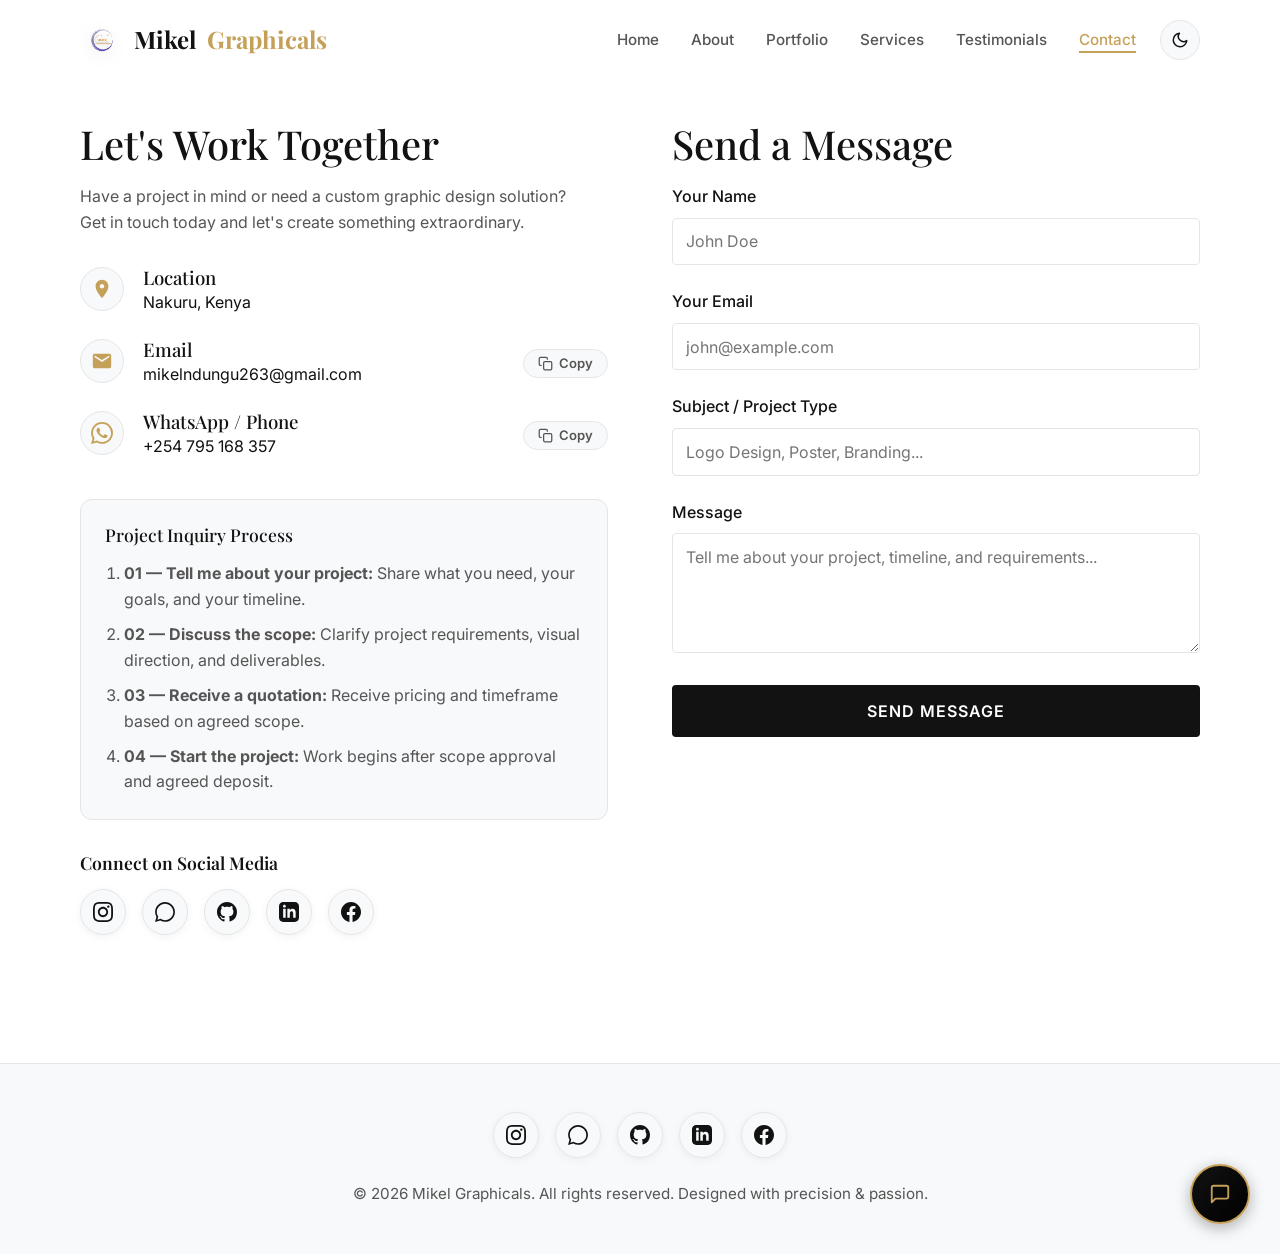
<file: contact.html>
<!DOCTYPE html>
<html lang="en" data-theme="light">
<head>
  <meta charset="UTF-8" />
  <meta name="viewport" content="width=device-width, initial-scale=1.0" />
  <title>Contact | Mikel Graphicals</title>
  <meta name="description" content="Get in touch with Mikel Graphicals for custom graphic design, branding, and visual strategy." />
  <link rel="canonical" href="https://mikelgraphical.netlify.app/contact.html" />

  <!-- Website & Application Identity -->
  <meta name="application-name" content="Mikel Graphicals" />
  <meta name="apple-mobile-web-app-title" content="Mikel Graphicals" />
  <meta name="robots" content="index, follow, max-image-preview:large, max-snippet:-1, max-video-preview:-1" />
  <meta name="googlebot" content="index, follow" />
  
  <!-- Open Graph / Social Media Preview Meta Tags -->
  <meta property="og:type" content="website" />
  <meta property="og:site_name" content="Mikel Graphicals" />
  <meta property="og:url" content="https://mikelgraphical.netlify.app/contact.html" />
  <meta property="og:title" content="Contact Mikel Graphicals | Graphic Designer & Visual Strategist" />
  <meta property="og:description" content="Get in touch with Mikel Graphicals for custom graphic design, logo design, branding, and visual strategy in Nakuru, Kenya." />
  <meta property="og:image" content="https://mikelgraphical.netlify.app/images/Mikel.png" />

  <!-- Twitter Card Meta Tags -->
  <meta name="twitter:card" content="summary_large_image" />
  <meta name="twitter:title" content="Contact Mikel Graphicals | Graphic Designer & Visual Strategist" />
  <meta name="twitter:description" content="Get in touch with Mikel Graphicals for custom graphic design, logo design, branding, and visual strategy in Nakuru, Kenya." />
  <meta name="twitter:image" content="https://mikelgraphical.netlify.app/images/Mikel.png" />

  <!-- Favicon and App Icons -->
  <link rel="icon" type="image/x-icon" href="favicon.ico" />
  <link rel="icon" type="image/svg+xml" href="favicon.svg" />
  <link rel="icon" type="image/png" sizes="48x48" href="favicon-48x48.png" />
  <link rel="icon" type="image/png" sizes="96x96" href="favicon-96x96.png" />
  <link rel="apple-touch-icon" sizes="180x180" href="apple-touch-icon.png" />
  <link rel="manifest" href="site.webmanifest" />
  <meta name="theme-color" content="#0a0a0a" />
  <link rel="preconnect" href="https://fonts.googleapis.com" />
  <link rel="preconnect" href="https://fonts.gstatic.com" crossorigin />
  <link href="https://fonts.googleapis.com/css2?family=Inter:wght@300;400;500;600;700&family=Playfair+Display:ital,wght@0,500;0,600;0,700;1,500&display=swap" rel="stylesheet" />
  <link rel="stylesheet" href="css/style.css" />
</head>
<body>

  <!-- Navigation Bar -->
  <header class="navbar">
    <div class="container navbar-container">
      <a href="index.html" class="logo"><img src="images/logo.png" alt="Mikel Graphicals Logo" class="navbar-logo-img" />Mikel<span>Graphicals</span></a>
      
      <div class="nav-right-tools">
        <ul class="nav-menu" id="navMenu">
          <li><a href="index.html" class="nav-link">Home</a></li>
          <li><a href="about.html" class="nav-link">About</a></li>
          <li><a href="portfolio.html" class="nav-link">Portfolio</a></li>
          <li><a href="services.html" class="nav-link">Services</a></li>
          <li><a href="testimonials.html" class="nav-link">Testimonials</a></li>
          <li><a href="contact.html" class="nav-link active">Contact</a></li>
        </ul>
        
        <button class="theme-toggle" id="themeToggle" aria-label="Toggle Theme"></button>
        <button class="mobile-toggle" id="mobileToggle" aria-label="Mobile Navigation Toggle"><svg width="22" height="22" viewBox="0 0 24 24" fill="none" stroke="currentColor" stroke-width="2" stroke-linecap="round" stroke-linejoin="round"><line x1="3" y1="12" x2="21" y2="12"></line><line x1="3" y1="6" x2="21" y2="6"></line><line x1="3" y1="18" x2="21" y2="18"></line></svg></button>
      </div>
    </div>
  </header>

  <main id="mainContent">

  <!-- Contact Section -->
  <section class="section contact-page" style="padding-top: 120px;">
    <div class="container">
      <div class="contact-content">
        <div class="contact-info-section">
          <h2>Let's Work Together</h2>
          <p class="contact-desc">Have a project in mind or need a custom graphic design solution? Get in touch today and let's create something extraordinary.</p>
          
          <div class="contact-details">
            <div class="contact-item">
              <div class="contact-icon-svg" aria-label="Location">
                <svg viewBox="0 0 24 24"><path d="M12 2C8.13 2 5 5.13 5 9c0 5.25 7 13 7 13s7-7.75 7-13c0-3.87-3.13-7-7-7zm0 9.5c-1.38 0-2.5-1.12-2.5-2.5s1.12-2.5 2.5-2.5 2.5 1.12 2.5 2.5-1.12 2.5-2.5 2.5z"/></svg>
              </div>
              <div>
                <h3>Location</h3>
                <p>Nakuru, Kenya</p>
              </div>
            </div>

            <div class="contact-item">
              <div class="contact-icon-svg" aria-label="Email">
                <svg viewBox="0 0 24 24"><path d="M20 4H4c-1.1 0-1.99.9-1.99 2L2 18c0 1.1.9 2 2 2h16c1.1 0 2-.9 2-2V6c0-1.1-.9-2-2-2zm0 4l-8 5-8-5V6l8 5 8-5v2z"/></svg>
              </div>
              <div style="display: flex; align-items: center; justify-content: space-between; width: 100%;">
                <div>
                  <h3>Email</h3>
                  <p><a href="mailto:mikelndungu263@gmail.com">mikelndungu263@gmail.com</a></p>
                </div>
                <button class="copy-btn" data-copy="mikelndungu263@gmail.com" title="Copy Email">
                  <svg width="15" height="15" viewBox="0 0 24 24" fill="none" stroke="currentColor" stroke-width="2" stroke-linecap="round" stroke-linejoin="round"><rect x="9" y="9" width="13" height="13" rx="2" ry="2"></rect><path d="M5 15H4a2 2 0 0 1-2-2V4a2 2 0 0 1 2-2h9a2 2 0 0 1 2 2v1"></path></svg>
                  Copy
                </button>
              </div>
            </div>

            <div class="contact-item">
              <div class="contact-icon-svg" aria-label="Phone / WhatsApp">
                <svg viewBox="0 0 24 24"><path d="M17.472 14.382c-.297-.149-1.758-.867-2.03-.967-.273-.099-.471-.148-.67.15-.197.297-.767.966-.94 1.164-.173.199-.347.223-.644.075-.297-.15-1.255-.463-2.39-1.475-.883-.788-1.48-1.761-1.653-2.059-.173-.297-.018-.458.13-.606.134-.133.298-.347.446-.52.149-.174.198-.298.298-.497.099-.198.05-.371-.025-.52-.075-.149-.669-1.612-.916-2.207-.242-.579-.487-.501-.669-.51l-.57-.01c-.198 0-.52.074-.792.372s-1.04 1.016-1.04 2.479 1.065 2.876 1.213 3.074c.149.198 2.095 3.2 5.076 4.487.709.306 1.263.489 1.694.626.712.226 1.36.194 1.872.118.571-.085 1.758-.719 2.006-1.413.248-.695.248-1.29.173-1.414-.074-.124-.272-.198-.57-.347m-5.421 7.403h-.004a9.87 9.87 0 01-5.031-1.378l-.361-.214-3.741.982.998-3.648-.235-.374a9.86 9.86 0 01-1.51-5.26c.001-5.45 4.436-9.884 9.888-9.884 2.64 0 5.122 1.03 6.988 2.898a9.825 9.825 0 012.893 6.994c-.003 5.45-4.437 9.884-9.885 9.884m8.413-18.297A11.815 11.815 0 0012.05 0C5.495 0 .16 5.335.157 11.892c0 2.096.547 4.142 1.588 5.945L.057 24l6.305-1.654a11.882 11.882 0 005.683 1.448h.005c6.554 0 11.89-5.335 11.893-11.893a11.821 11.821 0 00-3.48-8.413"/></svg>
              </div>
              <div style="display: flex; align-items: center; justify-content: space-between; width: 100%;">
                <div>
                  <h3>WhatsApp / Phone</h3>
                  <p><a href="https://wa.me/254795168357" target="_blank" rel="noopener">+254 795 168 357</a></p>
                </div>
                <button class="copy-btn" data-copy="+254795168357" title="Copy Phone Number">
                  <svg width="15" height="15" viewBox="0 0 24 24" fill="none" stroke="currentColor" stroke-width="2" stroke-linecap="round" stroke-linejoin="round"><rect x="9" y="9" width="13" height="13" rx="2" ry="2"></rect><path d="M5 15H4a2 2 0 0 1-2-2V4a2 2 0 0 1 2-2h9a2 2 0 0 1 2 2v1"></path></svg>
                  Copy
                </button>
              </div>
            </div>
          </div>

          <!-- Project Process Steps -->
          <div class="contact-process-box" style="margin-top: 2rem; background-color: var(--bg-secondary); padding: 1.5rem; border-radius: 12px; border: 1px solid var(--border-color);">
            <h3 style="font-size: 1.1rem; margin-bottom: 1rem; color: var(--text-primary);">Project Inquiry Process</h3>
            <ol style="padding-left: 1.2rem; color: var(--text-secondary); line-height: 1.6; margin: 0;">
              <li style="margin-bottom: 0.6rem;"><strong>01 — Tell me about your project:</strong> Share what you need, your goals, and your timeline.</li>
              <li style="margin-bottom: 0.6rem;"><strong>02 — Discuss the scope:</strong> Clarify project requirements, visual direction, and deliverables.</li>
              <li style="margin-bottom: 0.6rem;"><strong>03 — Receive a quotation:</strong> Receive pricing and timeframe based on agreed scope.</li>
              <li><strong>04 — Start the project:</strong> Work begins after scope approval and agreed deposit.</li>
            </ol>
          </div>

          <!-- Official Social Media Links -->
          <div class="social-links-section">
            <h3 class="social-links-title">Connect on Social Media</h3>
            <div class="social-links">
              <!-- Instagram -->
              <a href="https://www.instagram.com/mikel_ndungu" target="_blank" rel="noopener" class="social-btn" title="Instagram" aria-label="Instagram">
                <svg viewBox="0 0 24 24"><path d="M12 2.163c3.204 0 3.584.012 4.85.07 3.252.148 4.771 1.691 4.919 4.919.058 1.265.069 1.645.069 4.849 0 3.205-.012 3.584-.069 4.849-.149 3.225-1.664 4.771-4.919 4.919-1.266.058-1.644.07-4.85.07-3.204 0-3.584-.012-4.849-.07-3.26-.149-4.771-1.699-4.919-4.92-.058-1.265-.07-1.644-.07-4.849 0-3.204.013-3.583.07-4.849.149-3.227 1.664-4.771 4.919-4.919 1.266-.057 1.645-.069 4.849-.069zm0-2.163c-3.259 0-3.667.014-4.947.072-4.358.2-6.78 2.618-6.98 6.98-.059 1.281-.073 1.689-.073 4.948 0 3.259.014 3.668.072 4.948.2 4.358 2.618 6.78 6.98 6.98 1.281.058 1.689.072 4.948.072 3.259 0 3.668-.014 4.948-.072 4.354-.2 6.782-2.618 6.979-6.98.059-1.28.073-1.689.073-4.948 0-3.259-.014-3.667-.072-4.947-.196-4.354-2.617-6.78-6.979-6.98-1.281-.059-1.69-.073-4.949-.073zm0 5.838c-3.403 0-6.162 2.759-6.162 6.162s2.759 6.163 6.162 6.163 6.162-2.759 6.162-6.163c0-3.403-2.759-6.162-6.162-6.162zm0 10.162c-2.209 0-4-1.79-4-4 0-2.209 1.791-4 4-4s4 1.791 4 4c0 2.21-1.791 4-4 4zm6.406-11.845c-.796 0-1.441.645-1.441 1.44s.645 1.44 1.441 1.44c.795 0 1.439-.645 1.439-1.44s-.644-1.44-1.439-1.44z"/></svg>
              </a>

              <!-- WhatsApp -->
              <a href="https://wa.me/254795168357" target="_blank" rel="noopener" class="social-btn" title="WhatsApp" aria-label="WhatsApp">
                <svg viewBox="0 0 24 24"><path d="M.057 24l1.687-6.163c-1.041-1.804-1.588-3.849-1.587-5.946.003-6.556 5.338-11.891 11.893-11.891 3.181.001 6.167 1.24 8.413 3.488 2.245 2.248 3.481 5.236 3.48 8.414-.003 6.557-5.338 11.892-11.893 11.892-1.99 0-3.951-.5-5.688-1.448l-6.305 1.654zm6.597-3.807c1.676.995 3.276 1.591 5.392 1.592 5.448 0 9.886-4.434 9.889-9.885.002-5.462-4.415-9.89-9.881-9.892-5.452 0-9.887 4.434-9.889 9.884-.001 2.225.651 3.891 1.746 5.634l-.999 3.648 3.742-.981z"/></svg>
              </a>

              <!-- GitHub -->
              <a href="https://github.com/Mikel265" target="_blank" rel="noopener" class="social-btn" title="GitHub" aria-label="GitHub">
                <svg viewBox="0 0 24 24"><path d="M12 0C5.37 0 0 5.37 0 12c0 5.31 3.435 9.795 8.205 11.385.6.105.825-.255.825-.57 0-.285-.015-1.23-.015-2.235-3.015.555-3.795-.735-4.035-1.41-.135-.345-.72-1.41-1.23-1.695-.42-.225-1.02-.78-.015-.795.945-.015 1.62.87 1.845 1.23 1.08 1.815 2.805 1.305 3.495.99.105-.78.42-1.305.765-1.605-2.67-.3-5.46-1.335-5.46-5.925 0-1.305.465-2.385 1.23-3.225-.12-.3-.54-1.53.12-3.18 0 0 1.005-.315 3.3 1.23.96-.27 1.98-.405 3-.405s2.04.135 3 .405c2.295-1.56 3.3-1.23 3.3-1.23.66 1.65.24 2.88.12 3.18.765.84 1.23 1.905 1.23 3.225 0 4.605-2.805 5.625-5.475 5.925.435.375.81 1.095.81 2.22 0 1.605-.015 2.895-.015 3.3 0 .315.225.69.825.57A12.02 12.02 0 0024 12c0-6.63-5.37-12-12-12z"/></svg>
              </a>

              <!-- LinkedIn -->
              <a href="https://www.linkedin.com/in/mikel-ndungu/" target="_blank" rel="noopener" class="social-btn" title="LinkedIn" aria-label="LinkedIn">
                <svg viewBox="0 0 24 24"><path d="M19 0h-14c-2.761 0-5 2.239-5 5v14c0 2.761 2.239 5 5 5h14c2.762 0 5-2.239 5-5v-14c0-2.761-2.238-5-5-5zm-11 19h-3v-11h3v11zm-1.5-12.268c-.966 0-1.75-.79-1.75-1.764s.784-1.764 1.75-1.764 1.75.79 1.75 1.764-.783 1.764-1.75 1.764zm13.5 12.268h-3v-5.604c0-3.368-4-3.113-4 0v5.604h-3v-11h3v1.765c1.396-2.586 7-2.777 7 2.476v6.759z"/></svg>
              </a>

              <!-- Facebook -->
              <a href="https://web.facebook.com/shymikel" target="_blank" rel="noopener" class="social-btn" title="Facebook" aria-label="Facebook">
                <svg viewBox="0 0 24 24"><path d="M24 12.073c0-6.627-5.373-12-12-12s-12 5.373-12 12c0 5.99 4.388 10.954 10.125 11.854v-8.385H7.078v-3.47h3.047V9.43c0-3.007 1.792-4.669 4.533-4.669 1.312 0 2.686.235 2.686.235v2.953H15.83c-1.491 0-1.956.925-1.956 1.874v2.25h3.328l-.532 3.47h-2.796v8.385C19.612 23.027 24 18.062 24 12.073z"/></svg>
              </a>
            </div>
          </div>
        </div>

        <div class="contact-form-section">
          <h2>Send a Message</h2>
          <form class="contact-form" id="contactForm">
            <div id="formStatus" class="form-status"></div>

            <div class="form-group">
              <label for="name">Your Name</label>
              <input type="text" id="name" class="form-control" placeholder="John Doe" required />
            </div>

            <div class="form-group">
              <label for="email">Your Email</label>
              <input type="email" id="email" class="form-control" placeholder="john@example.com" required />
            </div>

            <div class="form-group">
              <label for="subject">Subject / Project Type</label>
              <input type="text" id="subject" class="form-control" placeholder="Logo Design, Poster, Branding..." required />
            </div>

            <div class="form-group">
              <label for="message">Message</label>
              <textarea id="message" class="form-control" placeholder="Tell me about your project, timeline, and requirements..." required></textarea>
            </div>

            <button type="submit" class="submit-btn">Send Message</button>
          </form>
        </div>
      </div>
    </div>
  </section>

  </main>

  <!-- Miki Floating AI Chatbot Widget -->
  <div class="miki-widget">
    <div class="miki-chat-window" id="mikiWindow">
      <div class="miki-header">
        <div class="miki-header-info">
          <div class="miki-avatar">M</div>
          <div>
            <h3>Miki AI Assistant</h3>
            <span class="miki-status">Online</span>
          </div>
        </div>
        <span class="miki-close" id="mikiClose">&times;</span>
      </div>

      <div class="miki-messages" id="mikiMessages">
        <div class="message ai">
          Hey There! I'm Miki, your personal portfolio assistant. Ask me anything!
        </div>
      </div>

      <div class="miki-input-area">
        <input type="text" id="mikiInput" class="miki-input" placeholder="Ask about projects, pricing..." />
        <button id="mikiSend" class="miki-send" aria-label="Send Message"><svg width="16" height="16" viewBox="0 0 24 24" fill="none" stroke="currentColor" stroke-width="2" stroke-linecap="round" stroke-linejoin="round"><line x1="22" y1="2" x2="11" y2="13"></line><polygon points="22 2 15 22 11 13 2 9 22 2"></polygon></svg></button>
      </div>
    </div>

    <button class="miki-toggle" id="mikiToggle" aria-label="Toggle Miki Chatbot"><svg width="22" height="22" viewBox="0 0 24 24" fill="none" stroke="currentColor" stroke-width="2" stroke-linecap="round" stroke-linejoin="round"><path d="M21 15a2 2 0 0 1-2 2H7l-4 4V5a2 2 0 0 1 2-2h14a2 2 0 0 1 2 2z"></path></svg></button>
  </div>

  <!-- Footer -->
  <footer>
    <div class="container footer-content">
      <div class="footer-socials">
        <a href="https://www.instagram.com/mikel_ndungu" target="_blank" rel="noopener" class="social-btn" title="Instagram" aria-label="Instagram">
          <svg viewBox="0 0 24 24"><path d="M12 2.163c3.204 0 3.584.012 4.85.07 3.252.148 4.771 1.691 4.919 4.919.058 1.265.069 1.645.069 4.849 0 3.205-.012 3.584-.069 4.849-.149 3.225-1.664 4.771-4.919 4.919-1.266.058-1.644.07-4.85.07-3.204 0-3.584-.012-4.849-.07-3.26-.149-4.771-1.699-4.919-4.92-.058-1.265-.07-1.644-.07-4.849 0-3.204.013-3.583.07-4.849.149-3.227 1.664-4.771 4.919-4.919 1.266-.057 1.645-.069 4.849-.069zm0-2.163c-3.259 0-3.667.014-4.947.072-4.358.2-6.78 2.618-6.98 6.98-.059 1.281-.073 1.689-.073 4.948 0 3.259.014 3.668.072 4.948.2 4.358 2.618 6.78 6.98 6.98 1.281.058 1.689.072 4.948.072 3.259 0 3.668-.014 4.948-.072 4.354-.2 6.782-2.618 6.979-6.98.059-1.28.073-1.689.073-4.948 0-3.259-.014-3.667-.072-4.947-.196-4.354-2.617-6.78-6.979-6.98-1.281-.059-1.69-.073-4.949-.073zm0 5.838c-3.403 0-6.162 2.759-6.162 6.162s2.759 6.163 6.162 6.163 6.162-2.759 6.162-6.163c0-3.403-2.759-6.162-6.162-6.162zm0 10.162c-2.209 0-4-1.79-4-4 0-2.209 1.791-4 4-4s4 1.791 4 4c0 2.21-1.791 4-4 4zm6.406-11.845c-.796 0-1.441.645-1.441 1.44s.645 1.44 1.441 1.44c.795 0 1.439-.645 1.439-1.44s-.644-1.44-1.439-1.44z"/></svg>
        </a>
        <a href="https://wa.me/254795168357" target="_blank" rel="noopener" class="social-btn" title="WhatsApp" aria-label="WhatsApp">
          <svg viewBox="0 0 24 24"><path d="M.057 24l1.687-6.163c-1.041-1.804-1.588-3.849-1.587-5.946.003-6.556 5.338-11.891 11.893-11.891 3.181.001 6.167 1.24 8.413 3.488 2.245 2.248 3.481 5.236 3.48 8.414-.003 6.557-5.338 11.892-11.893 11.892-1.99 0-3.951-.5-5.688-1.448l-6.305 1.654zm6.597-3.807c1.676.995 3.276 1.591 5.392 1.592 5.448 0 9.886-4.434 9.889-9.885.002-5.462-4.415-9.89-9.881-9.892-5.452 0-9.887 4.434-9.889 9.884-.001 2.225.651 3.891 1.746 5.634l-.999 3.648 3.742-.981z"/></svg>
        </a>
        <a href="https://github.com/Mikel265" target="_blank" rel="noopener" class="social-btn" title="GitHub" aria-label="GitHub">
          <svg viewBox="0 0 24 24"><path d="M12 0C5.37 0 0 5.37 0 12c0 5.31 3.435 9.795 8.205 11.385.6.105.825-.255.825-.57 0-.285-.015-1.23-.015-2.235-3.015.555-3.795-.735-4.035-1.41-.135-.345-.72-1.41-1.23-1.695-.42-.225-1.02-.78-.015-.795.945-.015 1.62.87 1.845 1.23 1.08 1.815 2.805 1.305 3.495.99.105-.78.42-1.305.765-1.605-2.67-.3-5.46-1.335-5.46-5.925 0-1.305.465-2.385 1.23-3.225-.12-.3-.54-1.53.12-3.18 0 0 1.005-.315 3.3 1.23.96-.27 1.98-.405 3-.405s2.04.135 3 .405c2.295-1.56 3.3-1.23 3.3-1.23.66 1.65.24 2.88.12 3.18.765.84 1.23 1.905 1.23 3.225 0 4.605-2.805 5.625-5.475 5.925.435.375.81 1.095.81 2.22 0 1.605-.015 2.895-.015 3.3 0 .315.225.69.825.57A12.02 12.02 0 0024 12c0-6.63-5.37-12-12-12z"/></svg>
        </a>
        <a href="https://www.linkedin.com/in/mikel-ndungu/" target="_blank" rel="noopener" class="social-btn" title="LinkedIn" aria-label="LinkedIn">
          <svg viewBox="0 0 24 24"><path d="M19 0h-14c-2.761 0-5 2.239-5 5v14c0 2.761 2.239 5 5 5h14c2.762 0 5-2.239 5-5v-14c0-2.761-2.238-5-5-5zm-11 19h-3v-11h3v11zm-1.5-12.268c-.966 0-1.75-.79-1.75-1.764s.784-1.764 1.75-1.764 1.75.79 1.75 1.764-.783 1.764-1.75 1.764zm13.5 12.268h-3v-5.604c0-3.368-4-3.113-4 0v5.604h-3v-11h3v1.765c1.396-2.586 7-2.777 7 2.476v6.759z"/></svg>
        </a>
        <a href="https://web.facebook.com/shymikel" target="_blank" rel="noopener" class="social-btn" title="Facebook" aria-label="Facebook">
          <svg viewBox="0 0 24 24"><path d="M24 12.073c0-6.627-5.373-12-12-12s-12 5.373-12 12c0 5.99 4.388 10.954 10.125 11.854v-8.385H7.078v-3.47h3.047V9.43c0-3.007 1.792-4.669 4.533-4.669 1.312 0 2.686.235 2.686.235v2.953H15.83c-1.491 0-1.956.925-1.956 1.874v2.25h3.328l-.532 3.47h-2.796v8.385C19.612 23.027 24 18.062 24 12.073z"/></svg>
        </a>
      </div>
      <p>&copy; 2026 Mikel Graphicals. All rights reserved. Designed with precision & passion.</p>
    </div>
  </footer>

  <script src="js/main.js"></script>
</body>
</html>
</file>
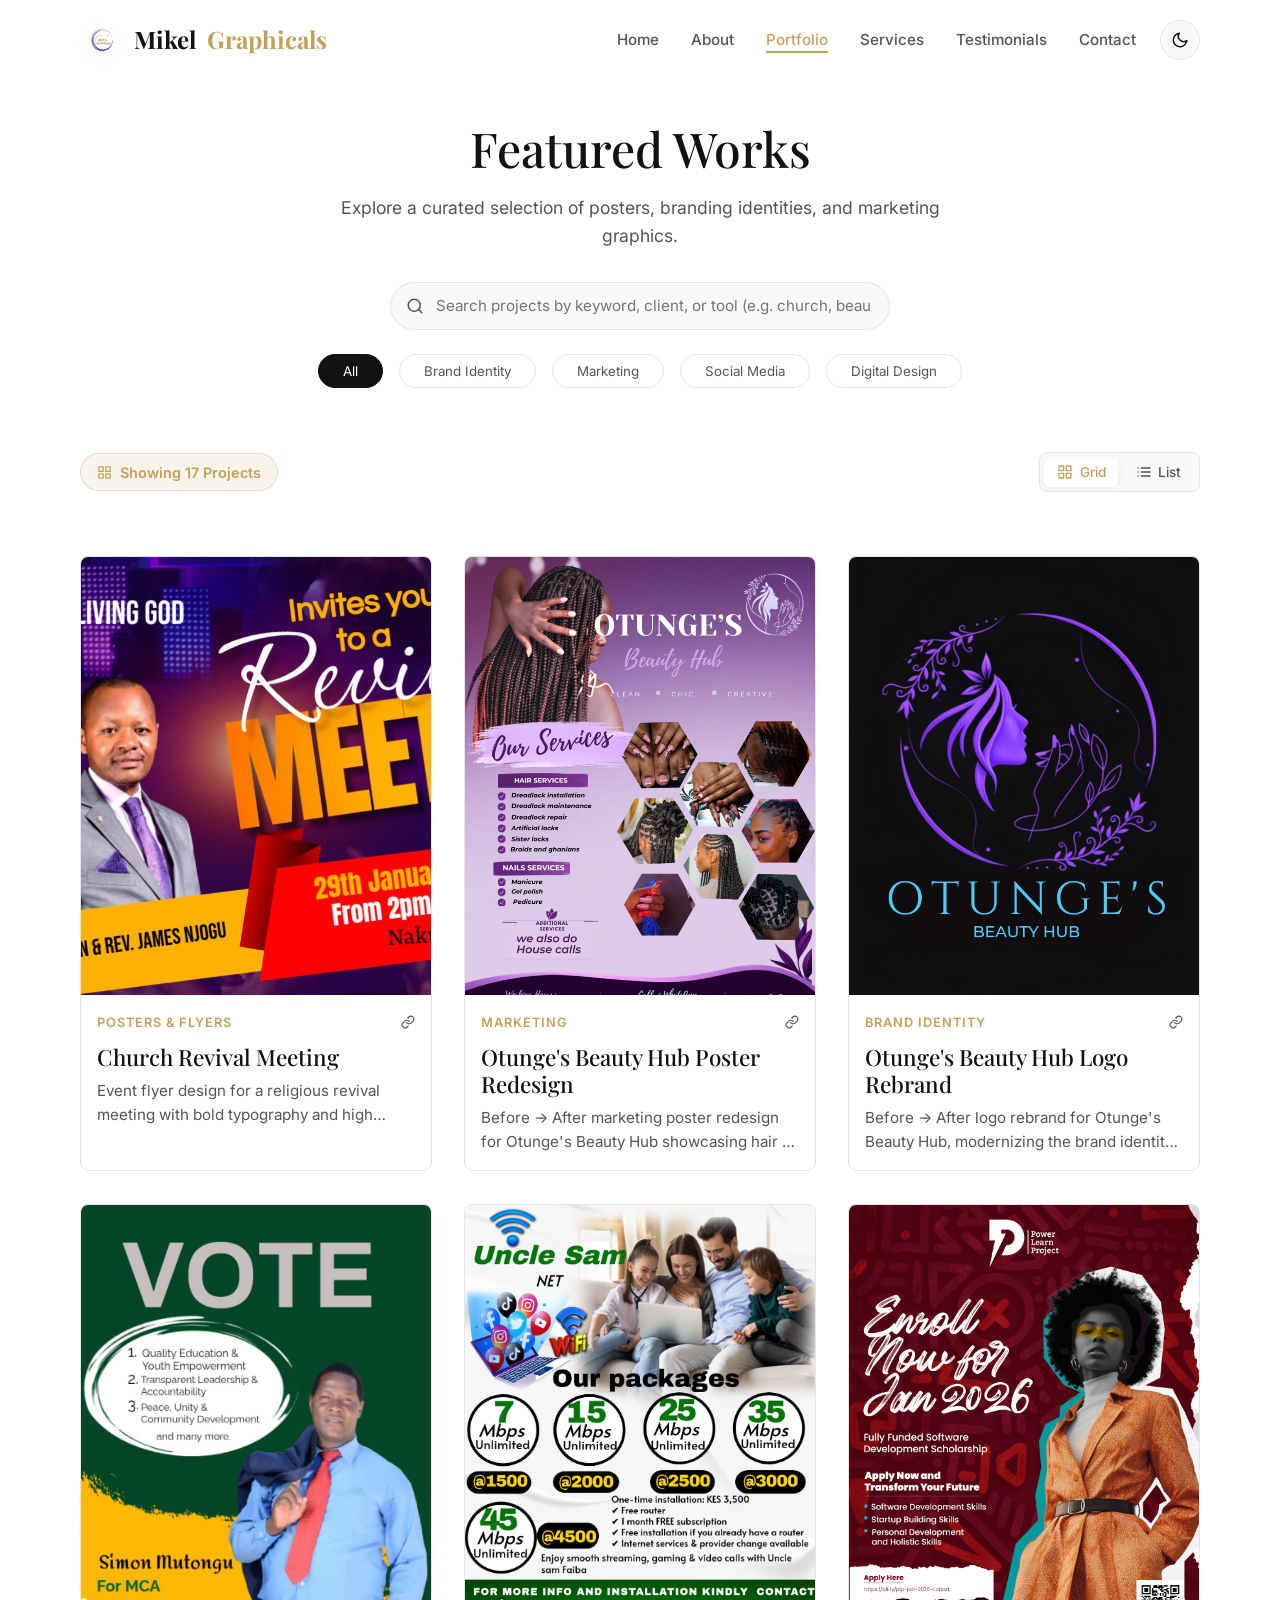
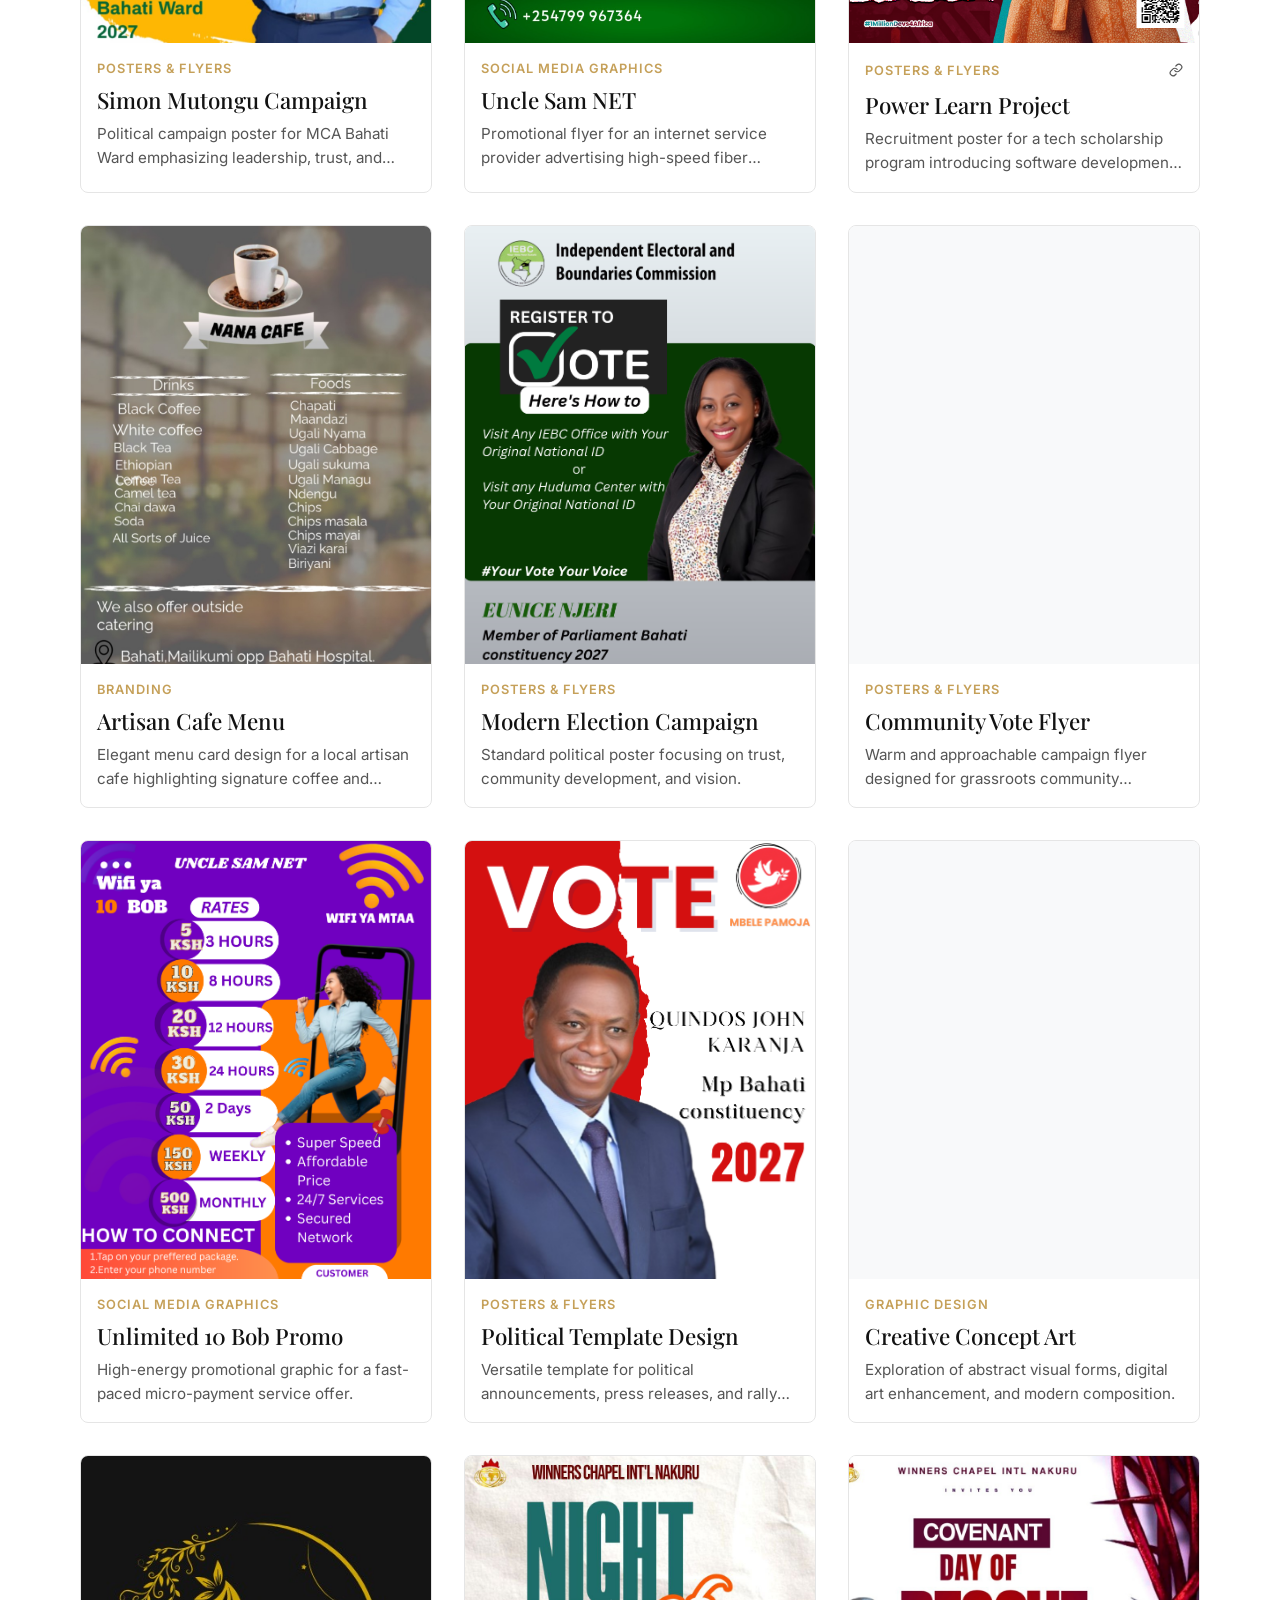
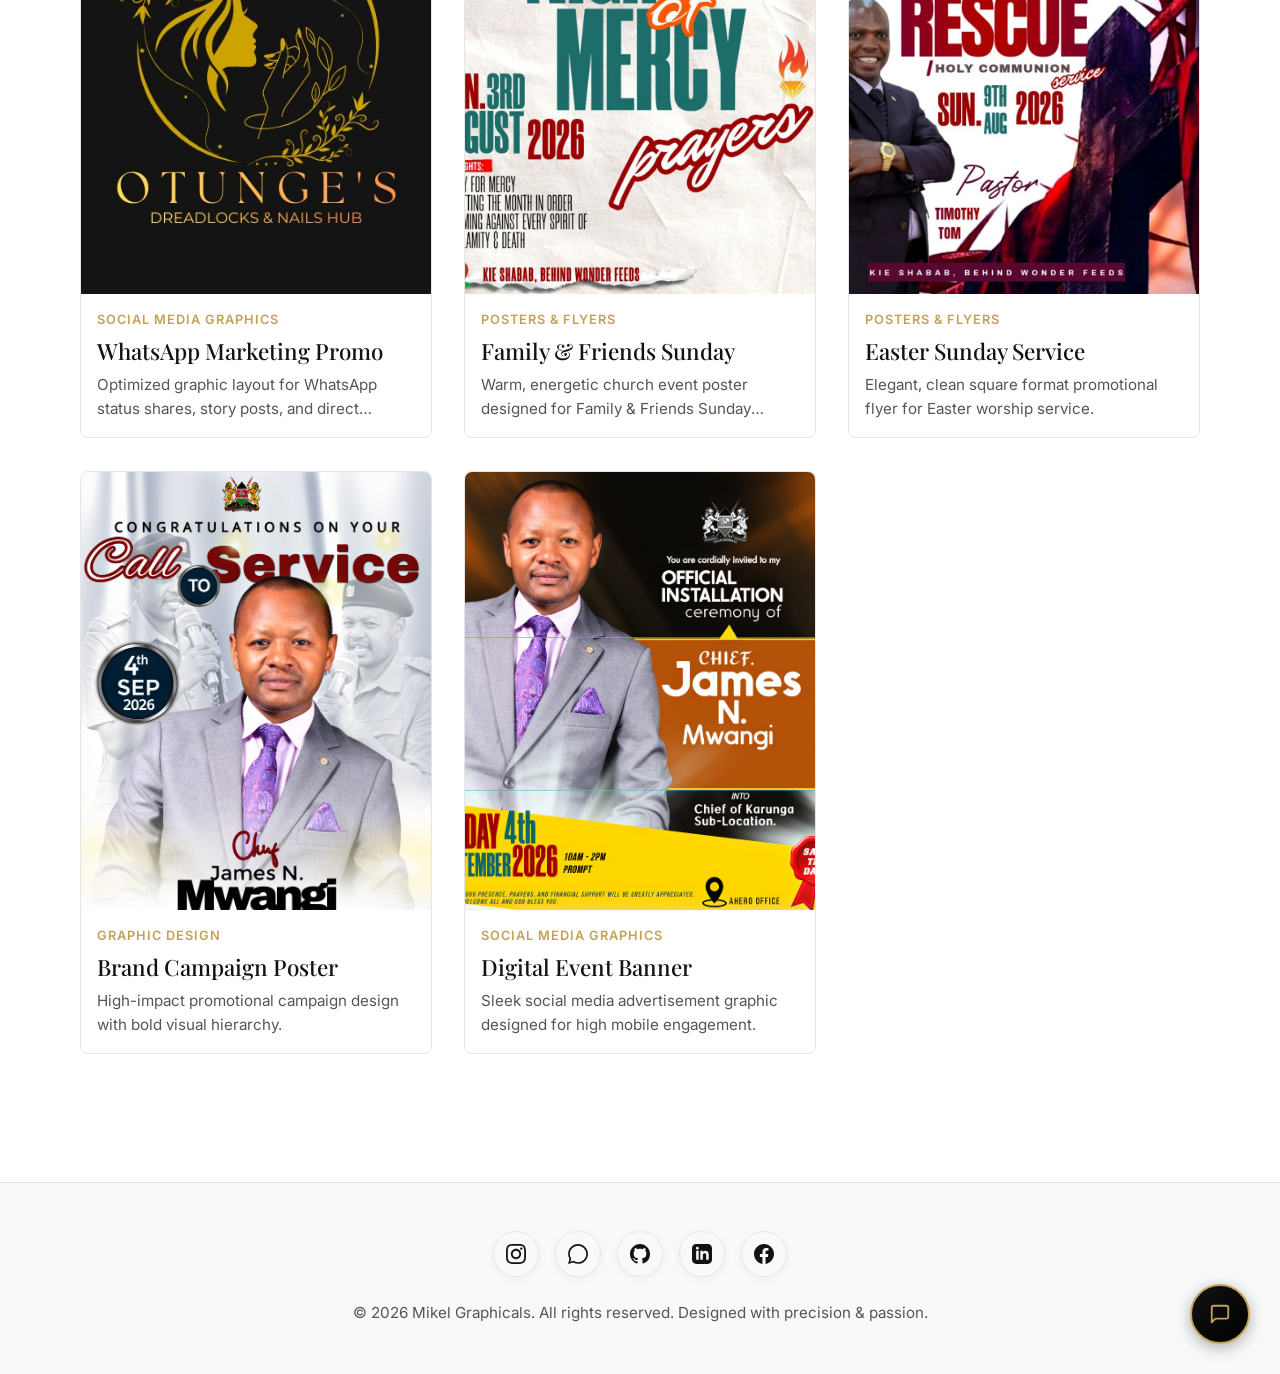
<file: portfolio.html>
<!DOCTYPE html>
<html lang="en" data-theme="light">
<head>
  <meta charset="UTF-8" />
  <meta name="viewport" content="width=device-width, initial-scale=1.0" />
  <title>Portfolio | Mikel Graphicals</title>
  <meta name="description" content="Featured design projects and case studies by Mikel Graphicals." />
  <link rel="canonical" href="https://mikelgraphical.netlify.app/portfolio.html" />

  <!-- Website & Application Identity -->
  <meta name="application-name" content="Mikel Graphicals" />
  <meta name="apple-mobile-web-app-title" content="Mikel Graphicals" />
  <meta name="robots" content="index, follow, max-image-preview:large, max-snippet:-1, max-video-preview:-1" />
  <meta name="googlebot" content="index, follow" />
  
  <!-- Open Graph / Social Media Preview Meta Tags -->
  <meta property="og:type" content="website" />
  <meta property="og:site_name" content="Mikel Graphicals" />
  <meta property="og:url" content="https://mikelgraphical.netlify.app/portfolio.html" />
  <meta property="og:title" content="Portfolio Works | Mikel Graphicals" />
  <meta property="og:description" content="Explore a curated selection of posters, branding identities, and marketing graphics by Mikel Graphicals." />
  <meta property="og:image" content="https://mikelgraphical.netlify.app/images/Mikel.png" />

  <!-- Twitter Card Meta Tags -->
  <meta name="twitter:card" content="summary_large_image" />
  <meta name="twitter:title" content="Portfolio Works | Mikel Graphicals" />
  <meta name="twitter:description" content="Explore a curated selection of posters, branding identities, and marketing graphics by Mikel Graphicals." />
  <meta name="twitter:image" content="https://mikelgraphical.netlify.app/images/Mikel.png" />

  <!-- Favicon and App Icons -->
  <link rel="icon" type="image/x-icon" href="favicon.ico" />
  <link rel="icon" type="image/svg+xml" href="favicon.svg" />
  <link rel="icon" type="image/png" sizes="48x48" href="favicon-48x48.png" />
  <link rel="icon" type="image/png" sizes="96x96" href="favicon-96x96.png" />
  <link rel="apple-touch-icon" sizes="180x180" href="apple-touch-icon.png" />
  <link rel="manifest" href="site.webmanifest" />
  <meta name="theme-color" content="#0a0a0a" />
  <link rel="preconnect" href="https://fonts.googleapis.com" />
  <link rel="preconnect" href="https://fonts.gstatic.com" crossorigin />
  <link href="https://fonts.googleapis.com/css2?family=Inter:wght@300;400;500;600;700&family=Playfair+Display:ital,wght@0,500;0,600;0,700;1,500&display=swap" rel="stylesheet" />
  <link rel="stylesheet" href="css/style.css" />
</head>
<body>

  <!-- Navigation Bar -->
  <header class="navbar">
    <div class="container navbar-container">
      <a href="index.html" class="logo"><img src="images/logo.png" alt="Mikel Graphicals Logo" class="navbar-logo-img" />Mikel<span>Graphicals</span></a>
      
      <div class="nav-right-tools">
        <ul class="nav-menu" id="navMenu">
          <li><a href="index.html" class="nav-link">Home</a></li>
          <li><a href="about.html" class="nav-link">About</a></li>
          <li><a href="portfolio.html" class="nav-link active">Portfolio</a></li>
          <li><a href="services.html" class="nav-link">Services</a></li>
          <li><a href="testimonials.html" class="nav-link">Testimonials</a></li>
          <li><a href="contact.html" class="nav-link">Contact</a></li>
        </ul>
        
        <button class="theme-toggle" id="themeToggle" aria-label="Toggle Theme"></button>
        <button class="mobile-toggle" id="mobileToggle" aria-label="Mobile Navigation Toggle"><svg width="22" height="22" viewBox="0 0 24 24" fill="none" stroke="currentColor" stroke-width="2" stroke-linecap="round" stroke-linejoin="round"><line x1="3" y1="12" x2="21" y2="12"></line><line x1="3" y1="6" x2="21" y2="6"></line><line x1="3" y1="18" x2="21" y2="18"></line></svg></button>
      </div>
    </div>
  </header>

  <main id="mainContent">

  <!-- Portfolio Section -->
  <section class="section portfolio-page" style="padding-top: 120px;">
    <div class="container">
      <div class="portfolio-header">
        <h1 class="portfolio-title">Featured Works</h1>
        <p style="color: var(--text-secondary); font-size: 1.1rem; max-width: 600px; margin: 0 auto 2rem;">Explore a curated selection of posters, branding identities, and marketing graphics.</p>
        
        <!-- Live Search Bar -->
        <div class="search-container">
          <div class="search-input-wrapper">
            <input type="text" id="portfolioSearch" class="search-input" placeholder="Search projects by keyword, client, or tool (e.g. church, beauty, photoshop)..." aria-label="Search Portfolio Projects" />
            <svg class="search-icon-svg" viewBox="0 0 24 24" fill="none" stroke-width="2" stroke-linecap="round" stroke-linejoin="round"><circle cx="11" cy="11" r="8"></circle><line x1="21" y1="21" x2="16.65" y2="16.65"></line></svg>
          </div>
        </div>

        <div class="portfolio-filter">
          <button class="filter-btn active" data-filter="All">All</button>
          <button class="filter-btn" data-filter="Brand Identity">Brand Identity</button>
          <button class="filter-btn" data-filter="Marketing">Marketing</button>
          <button class="filter-btn" data-filter="Social Media">Social Media</button>
          <button class="filter-btn" data-filter="Digital Design">Digital Design</button>
        </div>

        <!-- Toolbar with Live Counter & View Switcher -->
        <div class="portfolio-toolbar">
          <span id="projectCounterBadge" class="project-counter-badge">
            <svg width="15" height="15" viewBox="0 0 24 24" fill="none" stroke="currentColor" stroke-width="2" stroke-linecap="round" stroke-linejoin="round"><rect x="3" y="3" width="7" height="7"></rect><rect x="14" y="3" width="7" height="7"></rect><rect x="14" y="14" width="7" height="7"></rect><rect x="3" y="14" width="7" height="7"></rect></svg>
            Showing 16 Projects
          </span>

          <div class="view-switcher">
            <button class="view-btn active" id="viewGridBtn" title="Grid View">
              <svg width="16" height="16" viewBox="0 0 24 24" fill="none" stroke="currentColor" stroke-width="2" stroke-linecap="round" stroke-linejoin="round"><rect x="3" y="3" width="7" height="7"></rect><rect x="14" y="3" width="7" height="7"></rect><rect x="14" y="14" width="7" height="7"></rect><rect x="3" y="14" width="7" height="7"></rect></svg>
              Grid
            </button>
            <button class="view-btn" id="viewListBtn" title="Compact List View">
              <svg width="16" height="16" viewBox="0 0 24 24" fill="none" stroke="currentColor" stroke-width="2" stroke-linecap="round" stroke-linejoin="round"><line x1="8" y1="6" x2="21" y2="6"></line><line x1="8" y1="12" x2="21" y2="12"></line><line x1="8" y1="18" x2="21" y2="18"></line><line x1="3" y1="6" x2="3.01" y2="6"></line><line x1="3" y1="12" x2="3.01" y2="12"></line><line x1="3" y1="18" x2="3.01" y2="18"></line></svg>
              List
            </button>
          </div>
        </div>
      </div>

      <div class="portfolio-grid" id="portfolioGrid">
        <!-- Rendered dynamically by main.js -->
      </div>
    </div>
  </section>

  </main>

  <!-- Miki Floating AI Chatbot Widget -->
  <div class="miki-widget">
    <div class="miki-chat-window" id="mikiWindow">
      <div class="miki-header">
        <div class="miki-header-info">
          <div class="miki-avatar">M</div>
          <div>
            <h3>Miki AI Assistant</h3>
            <span class="miki-status">Online</span>
          </div>
        </div>
        <span class="miki-close" id="mikiClose">&times;</span>
      </div>

      <div class="miki-messages" id="mikiMessages">
        <div class="message ai">
          Hey There! I'm Miki. Ask me about any of Mikel's portfolio projects!
        </div>
      </div>

      <div class="miki-input-area">
        <input type="text" id="mikiInput" class="miki-input" placeholder="Ask about projects, pricing..." />
        <button id="mikiSend" class="miki-send" aria-label="Send Message"><svg width="16" height="16" viewBox="0 0 24 24" fill="none" stroke="currentColor" stroke-width="2" stroke-linecap="round" stroke-linejoin="round"><line x1="22" y1="2" x2="11" y2="13"></line><polygon points="22 2 15 22 11 13 2 9 22 2"></polygon></svg></button>
      </div>
    </div>

    <button class="miki-toggle" id="mikiToggle" aria-label="Toggle Miki Chatbot"><svg width="22" height="22" viewBox="0 0 24 24" fill="none" stroke="currentColor" stroke-width="2" stroke-linecap="round" stroke-linejoin="round"><path d="M21 15a2 2 0 0 1-2 2H7l-4 4V5a2 2 0 0 1 2-2h14a2 2 0 0 1 2 2z"></path></svg></button>
  </div>

  <!-- Footer -->
  <footer>
    <div class="container footer-content">
      <div class="footer-socials">
        <a href="https://www.instagram.com/mikel_ndungu" target="_blank" rel="noopener" class="social-btn" title="Instagram" aria-label="Instagram">
          <svg viewBox="0 0 24 24"><path d="M12 2.163c3.204 0 3.584.012 4.85.07 3.252.148 4.771 1.691 4.919 4.919.058 1.265.069 1.645.069 4.849 0 3.205-.012 3.584-.069 4.849-.149 3.225-1.664 4.771-4.919 4.919-1.266.058-1.644.07-4.85.07-3.204 0-3.584-.012-4.849-.07-3.26-.149-4.771-1.699-4.919-4.92-.058-1.265-.07-1.644-.07-4.849 0-3.204.013-3.583.07-4.849.149-3.227 1.664-4.771 4.919-4.919 1.266-.057 1.645-.069 4.849-.069zm0-2.163c-3.259 0-3.667.014-4.947.072-4.358.2-6.78 2.618-6.98 6.98-.059 1.281-.073 1.689-.073 4.948 0 3.259.014 3.668.072 4.948.2 4.358 2.618 6.78 6.98 6.98 1.281.058 1.689.072 4.948.072 3.259 0 3.668-.014 4.948-.072 4.354-.2 6.782-2.618 6.979-6.98.059-1.28.073-1.689.073-4.948 0-3.259-.014-3.667-.072-4.947-.196-4.354-2.617-6.78-6.979-6.98-1.281-.059-1.69-.073-4.949-.073zm0 5.838c-3.403 0-6.162 2.759-6.162 6.162s2.759 6.163 6.162 6.163 6.162-2.759 6.162-6.163c0-3.403-2.759-6.162-6.162-6.162zm0 10.162c-2.209 0-4-1.79-4-4 0-2.209 1.791-4 4-4s4 1.791 4 4c0 2.21-1.791 4-4 4zm6.406-11.845c-.796 0-1.441.645-1.441 1.44s.645 1.44 1.441 1.44c.795 0 1.439-.645 1.439-1.44s-.644-1.44-1.439-1.44z"/></svg>
        </a>
        <a href="https://wa.me/254795168357" target="_blank" rel="noopener" class="social-btn" title="WhatsApp" aria-label="WhatsApp">
          <svg viewBox="0 0 24 24"><path d="M.057 24l1.687-6.163c-1.041-1.804-1.588-3.849-1.587-5.946.003-6.556 5.338-11.891 11.893-11.891 3.181.001 6.167 1.24 8.413 3.488 2.245 2.248 3.481 5.236 3.48 8.414-.003 6.557-5.338 11.892-11.893 11.892-1.99 0-3.951-.5-5.688-1.448l-6.305 1.654zm6.597-3.807c1.676.995 3.276 1.591 5.392 1.592 5.448 0 9.886-4.434 9.889-9.885.002-5.462-4.415-9.89-9.881-9.892-5.452 0-9.887 4.434-9.889 9.884-.001 2.225.651 3.891 1.746 5.634l-.999 3.648 3.742-.981z"/></svg>
        </a>
        <a href="https://github.com/Mikel265" target="_blank" rel="noopener" class="social-btn" title="GitHub" aria-label="GitHub">
          <svg viewBox="0 0 24 24"><path d="M12 0C5.37 0 0 5.37 0 12c0 5.31 3.435 9.795 8.205 11.385.6.105.825-.255.825-.57 0-.285-.015-1.23-.015-2.235-3.015.555-3.795-.735-4.035-1.41-.135-.345-.72-1.41-1.23-1.695-.42-.225-1.02-.78-.015-.795.945-.015 1.62.87 1.845 1.23 1.08 1.815 2.805 1.305 3.495.99.105-.78.42-1.305.765-1.605-2.67-.3-5.46-1.335-5.46-5.925 0-1.305.465-2.385 1.23-3.225-.12-.3-.54-1.53.12-3.18 0 0 1.005-.315 3.3 1.23.96-.27 1.98-.405 3-.405s2.04.135 3 .405c2.295-1.56 3.3-1.23 3.3-1.23.66 1.65.24 2.88.12 3.18.765.84 1.23 1.905 1.23 3.225 0 4.605-2.805 5.625-5.475 5.925.435.375.81 1.095.81 2.22 0 1.605-.015 2.895-.015 3.3 0 .315.225.69.825.57A12.02 12.02 0 0024 12c0-6.63-5.37-12-12-12z"/></svg>
        </a>
        <a href="https://www.linkedin.com/in/mikel-ndungu/" target="_blank" rel="noopener" class="social-btn" title="LinkedIn" aria-label="LinkedIn">
          <svg viewBox="0 0 24 24"><path d="M19 0h-14c-2.761 0-5 2.239-5 5v14c0 2.761 2.239 5 5 5h14c2.762 0 5-2.239 5-5v-14c0-2.761-2.238-5-5-5zm-11 19h-3v-11h3v11zm-1.5-12.268c-.966 0-1.75-.79-1.75-1.764s.784-1.764 1.75-1.764 1.75.79 1.75 1.764-.783 1.764-1.75 1.764zm13.5 12.268h-3v-5.604c0-3.368-4-3.113-4 0v5.604h-3v-11h3v1.765c1.396-2.586 7-2.777 7 2.476v6.759z"/></svg>
        </a>
        <a href="https://web.facebook.com/shymikel" target="_blank" rel="noopener" class="social-btn" title="Facebook" aria-label="Facebook">
          <svg viewBox="0 0 24 24"><path d="M24 12.073c0-6.627-5.373-12-12-12s-12 5.373-12 12c0 5.99 4.388 10.954 10.125 11.854v-8.385H7.078v-3.47h3.047V9.43c0-3.007 1.792-4.669 4.533-4.669 1.312 0 2.686.235 2.686.235v2.953H15.83c-1.491 0-1.956.925-1.956 1.874v2.25h3.328l-.532 3.47h-2.796v8.385C19.612 23.027 24 18.062 24 12.073z"/></svg>
        </a>
      </div>
      <p>&copy; 2026 Mikel Graphicals. All rights reserved. Designed with precision & passion.</p>
    </div>
  </footer>

  <script src="js/main.js"></script>
</body>
</html>
</file>
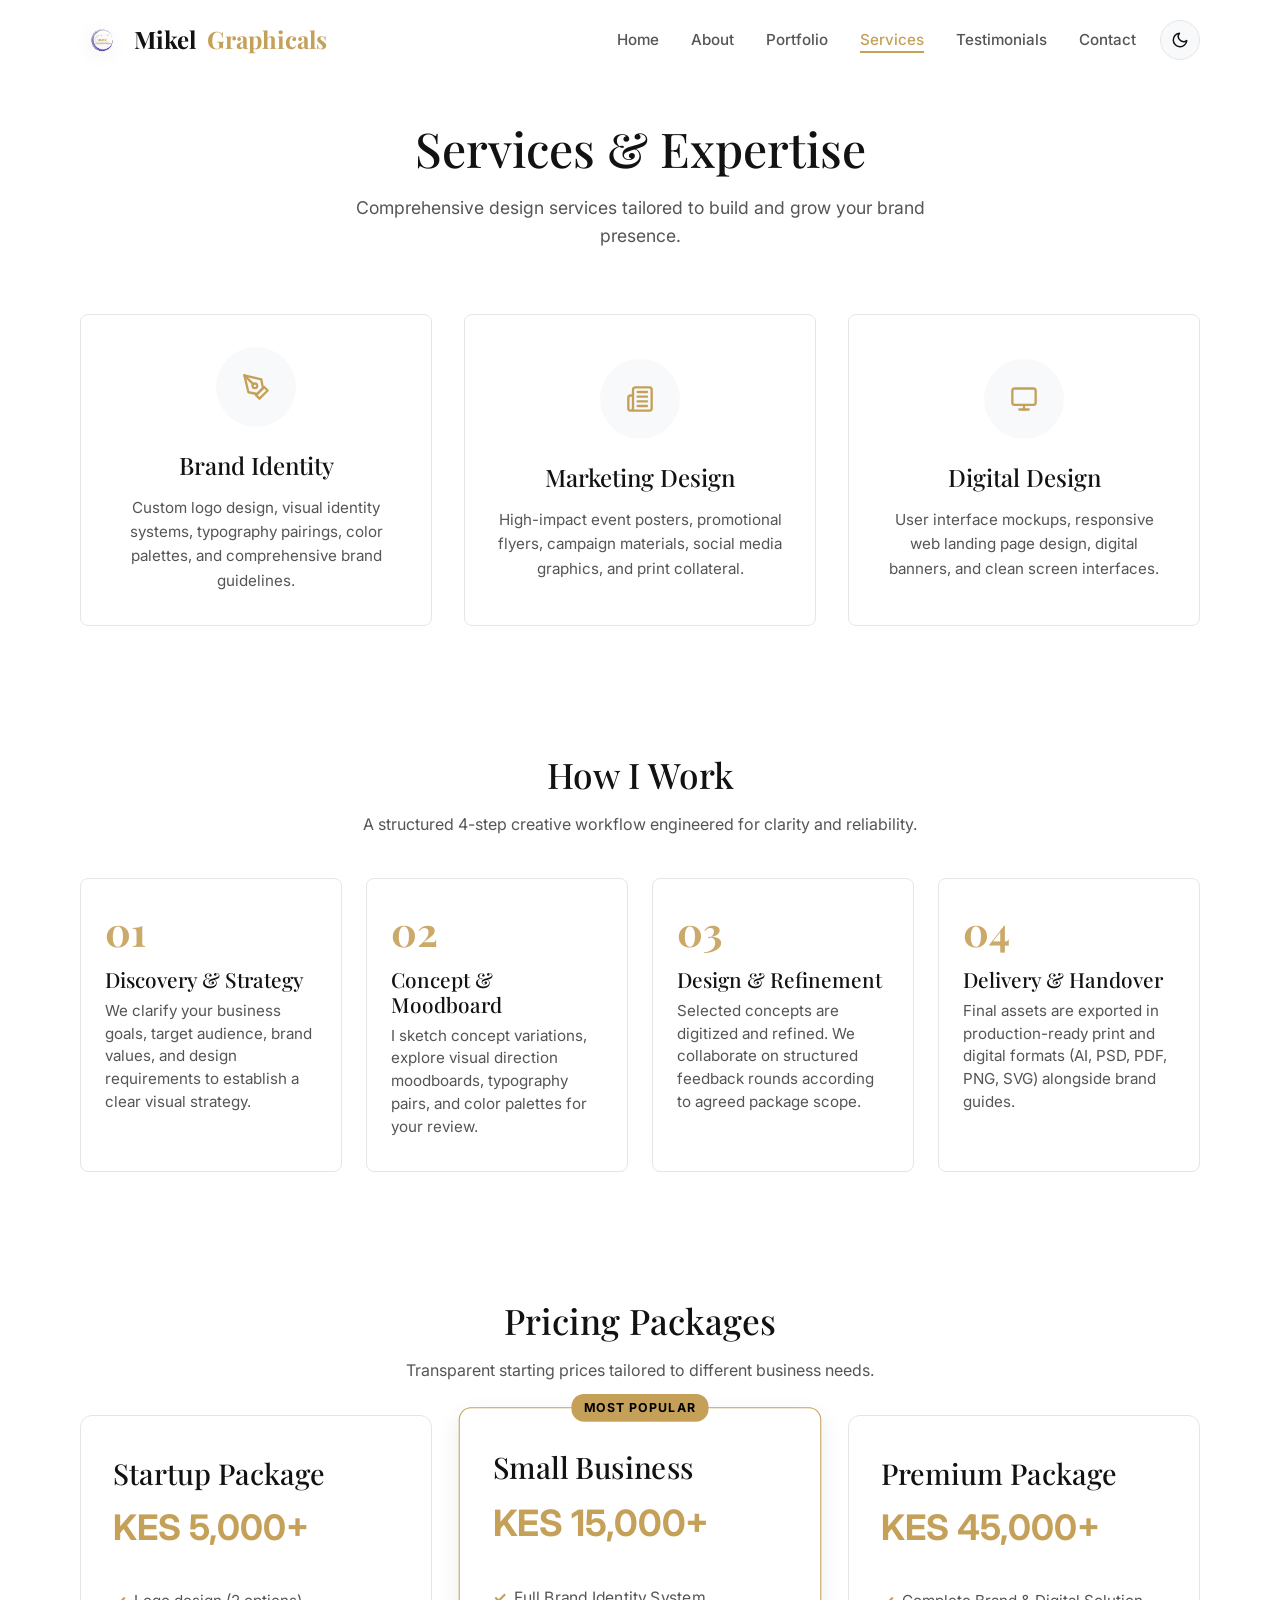
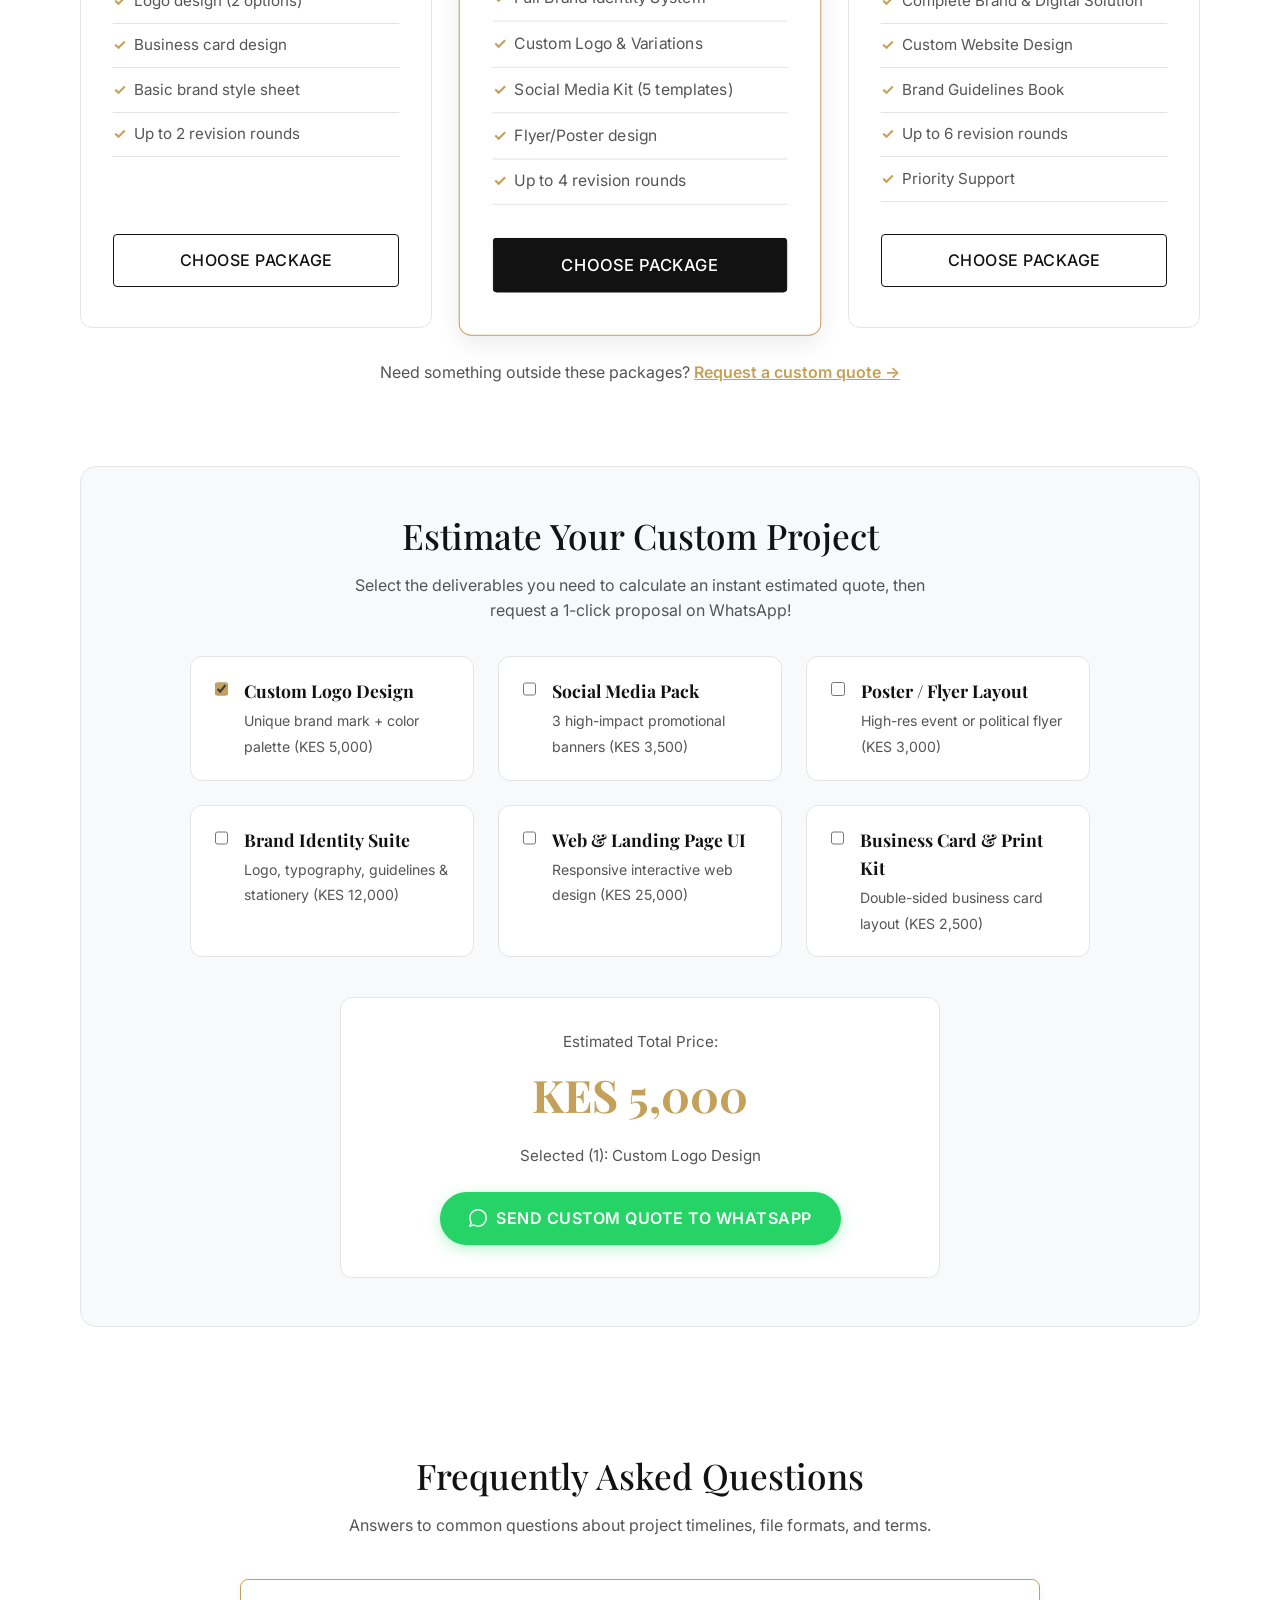
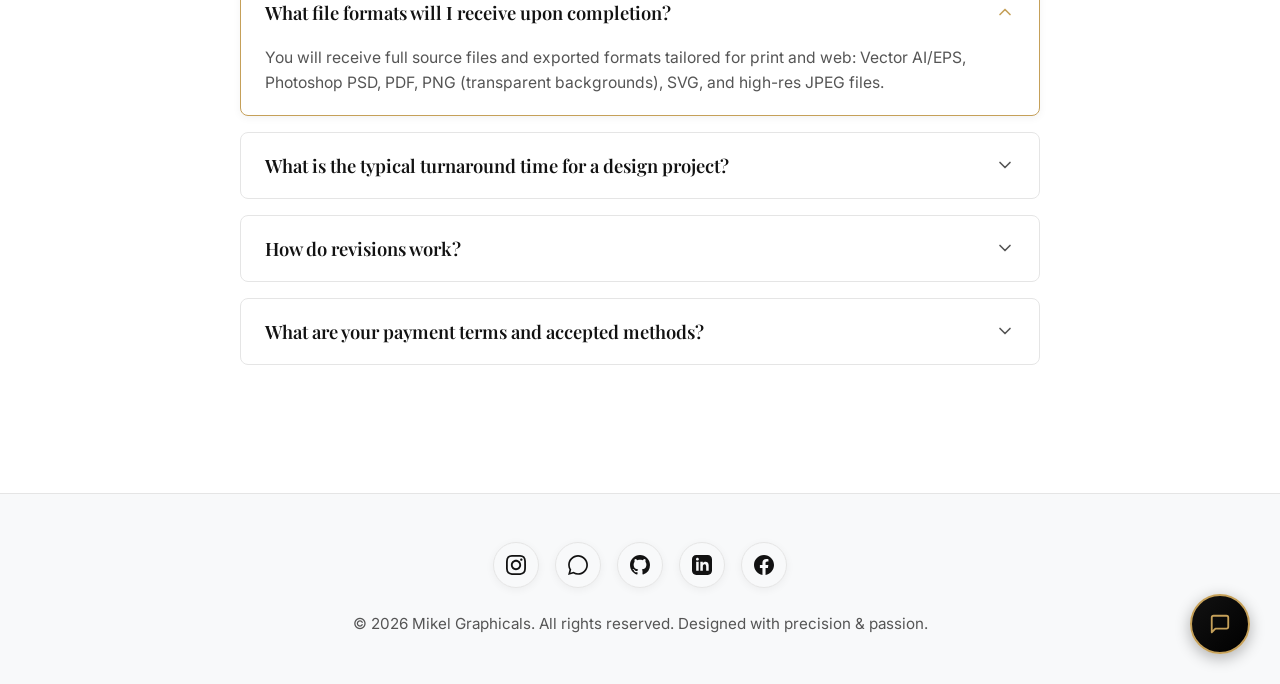
<file: services.html>
<!DOCTYPE html>
<html lang="en" data-theme="light">
<head>
  <meta charset="UTF-8" />
  <meta name="viewport" content="width=device-width, initial-scale=1.0" />
  <title>Services & Pricing | Mikel Graphicals</title>
  <meta name="description" content="Design services, pricing packages, and branding options by Mikel Graphicals." />
  <link rel="canonical" href="https://mikelgraphical.netlify.app/services.html" />

  <!-- Website & Application Identity -->
  <meta name="application-name" content="Mikel Graphicals" />
  <meta name="apple-mobile-web-app-title" content="Mikel Graphicals" />
  <meta name="robots" content="index, follow, max-image-preview:large, max-snippet:-1, max-video-preview:-1" />
  <meta name="googlebot" content="index, follow" />
  
  <!-- Open Graph / Social Media Preview Meta Tags -->
  <meta property="og:type" content="website" />
  <meta property="og:site_name" content="Mikel Graphicals" />
  <meta property="og:url" content="https://mikelgraphical.netlify.app/services.html" />
  <meta property="og:title" content="Design Services & Packages | Mikel Graphicals" />
  <meta property="og:description" content="Explore logo design, branding identity, social media graphics, and pricing packages tailored for startups and businesses." />
  <meta property="og:image" content="https://mikelgraphical.netlify.app/images/Mikel.png" />

  <!-- Twitter Card Meta Tags -->
  <meta name="twitter:card" content="summary_large_image" />
  <meta name="twitter:title" content="Design Services & Packages | Mikel Graphicals" />
  <meta name="twitter:description" content="Explore logo design, branding identity, social media graphics, and pricing packages tailored for startups and businesses." />
  <meta name="twitter:image" content="https://mikelgraphical.netlify.app/images/Mikel.png" />

  <!-- Favicon and App Icons -->
  <link rel="icon" type="image/x-icon" href="favicon.ico" />
  <link rel="icon" type="image/svg+xml" href="favicon.svg" />
  <link rel="icon" type="image/png" sizes="48x48" href="favicon-48x48.png" />
  <link rel="icon" type="image/png" sizes="96x96" href="favicon-96x96.png" />
  <link rel="apple-touch-icon" sizes="180x180" href="apple-touch-icon.png" />
  <link rel="manifest" href="site.webmanifest" />
  <meta name="theme-color" content="#0a0a0a" />
  <link rel="preconnect" href="https://fonts.googleapis.com" />
  <link rel="preconnect" href="https://fonts.gstatic.com" crossorigin />
  <link href="https://fonts.googleapis.com/css2?family=Inter:wght@300;400;500;600;700&family=Playfair+Display:ital,wght@0,500;0,600;0,700;1,500&display=swap" rel="stylesheet" />
  <link rel="stylesheet" href="css/style.css" />
</head>
<body>

  <!-- Navigation Bar -->
  <header class="navbar">
    <div class="container navbar-container">
      <a href="index.html" class="logo"><img src="images/logo.png" alt="Mikel Graphicals Logo" class="navbar-logo-img" />Mikel<span>Graphicals</span></a>
      
      <div class="nav-right-tools">
        <ul class="nav-menu" id="navMenu">
          <li><a href="index.html" class="nav-link">Home</a></li>
          <li><a href="about.html" class="nav-link">About</a></li>
          <li><a href="portfolio.html" class="nav-link">Portfolio</a></li>
          <li><a href="services.html" class="nav-link active">Services</a></li>
          <li><a href="testimonials.html" class="nav-link">Testimonials</a></li>
          <li><a href="contact.html" class="nav-link">Contact</a></li>
        </ul>
        
        <button class="theme-toggle" id="themeToggle" aria-label="Toggle Theme"></button>
        <button class="mobile-toggle" id="mobileToggle" aria-label="Mobile Navigation Toggle"><svg width="22" height="22" viewBox="0 0 24 24" fill="none" stroke="currentColor" stroke-width="2" stroke-linecap="round" stroke-linejoin="round"><line x1="3" y1="12" x2="21" y2="12"></line><line x1="3" y1="6" x2="21" y2="6"></line><line x1="3" y1="18" x2="21" y2="18"></line></svg></button>
      </div>
    </div>
  </header>

  <main id="mainContent">

  <!-- Services & Pricing Section -->
  <section class="section services-page" style="padding-top: 120px;">
    <div class="container">
      <div class="portfolio-header">
        <h1 class="portfolio-title">Services & Expertise</h1>
        <p style="color: var(--text-secondary); font-size: 1.1rem; max-width: 600px; margin: 0 auto 3rem;">Comprehensive design services tailored to build and grow your brand presence.</p>
      </div>

      <div class="services-grid">
        <div class="service-card">
          <div class="service-icon"><svg width="28" height="28" viewBox="0 0 24 24" fill="none" stroke="currentColor" stroke-width="2" stroke-linecap="round" stroke-linejoin="round"><path d="M12 19l7-7 3 3-7 7-3-3z"></path><path d="M18 13l-1.5-7.5L2 2l3.5 14.5L13 18l5-5z"></path><path d="M2 2l7.586 7.586"></path><circle cx="11" cy="11" r="2"></circle></svg></div>
          <h3 class="service-title">Brand Identity</h3>
          <p class="service-desc">Custom logo design, visual identity systems, typography pairings, color palettes, and comprehensive brand guidelines.</p>
        </div>

        <div class="service-card">
          <div class="service-icon"><svg width="28" height="28" viewBox="0 0 24 24" fill="none" stroke="currentColor" stroke-width="2" stroke-linecap="round" stroke-linejoin="round"><path d="M4 22h16a2 2 0 0 0 2-2V4a2 2 0 0 0-2-2H8a2 2 0 0 0-2 2v16a2 2 0 0 1-2 2Zm0 0a2 2 0 0 1-2-2v-9c0-1.1.9-2 2-2h2"></path><path d="M18 14h-8"></path><path d="M18 18h-8"></path><path d="M18 6h-8"></path><path d="M18 10h-8"></path></svg></div>
          <h3 class="service-title">Marketing Design</h3>
          <p class="service-desc">High-impact event posters, promotional flyers, campaign materials, social media graphics, and print collateral.</p>
        </div>

        <div class="service-card">
          <div class="service-icon"><svg width="28" height="28" viewBox="0 0 24 24" fill="none" stroke="currentColor" stroke-width="2" stroke-linecap="round" stroke-linejoin="round"><rect x="2" y="3" width="20" height="14" rx="2" ry="2"></rect><line x1="8" y1="21" x2="16" y2="21"></line><line x1="12" y1="17" x2="12" y2="21"></line></svg></div>
          <h3 class="service-title">Digital Design</h3>
          <p class="service-desc">User interface mockups, responsive web landing page design, digital banners, and clean screen interfaces.</p>
        </div>
      </div>

      <!-- Design Process Section -->
      <div class="process-section">
        <div class="portfolio-header" style="margin-bottom: 1.5rem;">
          <h2 class="portfolio-title" style="font-size: 2.2rem;">How I Work</h2>
          <p style="color: var(--text-secondary);">A structured 4-step creative workflow engineered for clarity and reliability.</p>
        </div>

        <div class="process-grid">
          <div class="process-card">
            <div class="process-number">01</div>
            <h3 class="process-title">Discovery & Strategy</h3>
            <p class="process-desc">We clarify your business goals, target audience, brand values, and design requirements to establish a clear visual strategy.</p>
          </div>
          <div class="process-card">
            <div class="process-number">02</div>
            <h3 class="process-title">Concept & Moodboard</h3>
            <p class="process-desc">I sketch concept variations, explore visual direction moodboards, typography pairs, and color palettes for your review.</p>
          </div>
          <div class="process-card">
            <div class="process-number">03</div>
            <h3 class="process-title">Design & Refinement</h3>
            <p class="process-desc">Selected concepts are digitized and refined. We collaborate on structured feedback rounds according to agreed package scope.</p>
          </div>
          <div class="process-card">
            <div class="process-number">04</div>
            <h3 class="process-title">Delivery & Handover</h3>
            <p class="process-desc">Final assets are exported in production-ready print and digital formats (AI, PSD, PDF, PNG, SVG) alongside brand guides.</p>
          </div>
        </div>
      </div>

      <!-- Pricing Packages -->
      <div class="packages-section">
        <div class="portfolio-header" style="margin-bottom: 2rem;">
          <h2 class="portfolio-title" style="font-size: 2.2rem;">Pricing Packages</h2>
          <p style="color: var(--text-secondary);">Transparent starting prices tailored to different business needs.</p>
        </div>

        <div class="packages-grid">
          <div class="package-card">
            <div>
              <h3 class="package-title">Startup Package</h3>
              <div class="package-price">KES 5,000+</div>
              <ul class="package-features">
                <li>Logo design (2 options)</li>
                <li>Business card design</li>
                <li>Basic brand style sheet</li>
                <li>Up to 2 revision rounds</li>
              </ul>
            </div>
            <a href="contact.html?package=Startup+Package+(KES+5,000%2B)" class="btn btn-outline">Choose Package</a>
          </div>

          <div class="package-card popular">
            <span class="popular-badge">Most Popular</span>
            <div>
              <h3 class="package-title">Small Business</h3>
              <div class="package-price">KES 15,000+</div>
              <ul class="package-features">
                <li>Full Brand Identity System</li>
                <li>Custom Logo & Variations</li>
                <li>Social Media Kit (5 templates)</li>
                <li>Flyer/Poster design</li>
                <li>Up to 4 revision rounds</li>
              </ul>
            </div>
            <a href="contact.html?package=Small+Business+Package+(KES+15,000%2B)" class="btn btn-primary">Choose Package</a>
          </div>

          <div class="package-card">
            <div>
              <h3 class="package-title">Premium Package</h3>
              <div class="package-price">KES 45,000+</div>
              <ul class="package-features">
                <li>Complete Brand & Digital Solution</li>
                <li>Custom Website Design</li>
                <li>Brand Guidelines Book</li>
                <li>Up to 6 revision rounds</li>
                <li>Priority Support</li>
              </ul>
            </div>
            <a href="contact.html?package=Premium+Package+(KES+45,000%2B)" class="btn btn-outline">Choose Package</a>
          </div>
        </div>

        <div style="text-align: center; margin-top: 2rem;">
          <p style="color: var(--text-secondary);">Need something outside these packages? <a href="contact.html" style="color: var(--accent-color); text-decoration: underline; font-weight: 600;">Request a custom quote &rarr;</a></p>
        </div>
      </div>

      <!-- Interactive Custom Project Cost Calculator -->
      <div class="calculator-section" style="margin-top: 5rem; background-color: var(--bg-secondary); padding: 3rem 2rem; border-radius: 16px; border: 1px solid var(--border-color);">
        <div class="portfolio-header" style="margin-bottom: 2rem; text-align: center;">
          <h2 class="portfolio-title" style="font-size: 2.2rem;">Estimate Your Custom Project</h2>
          <p style="color: var(--text-secondary); max-width: 600px; margin: 0.5rem auto 0;">Select the deliverables you need to calculate an instant estimated quote, then request a 1-click proposal on WhatsApp!</p>
        </div>

        <div class="calculator-grid" style="display: grid; grid-template-columns: repeat(auto-fit, minmax(280px, 1fr)); gap: 1.5rem; max-width: 900px; margin: 0 auto;">
          <label class="calc-checkbox-card">
            <input type="checkbox" class="calc-check" data-name="Custom Logo Design" data-price="5000" checked />
            <div class="calc-card-content">
              <strong>Custom Logo Design</strong>
              <span>Unique brand mark + color palette (KES 5,000)</span>
            </div>
          </label>

          <label class="calc-checkbox-card">
            <input type="checkbox" class="calc-check" data-name="Social Media Graphic Pack (3 Flyers)" data-price="3500" />
            <div class="calc-card-content">
              <strong>Social Media Pack</strong>
              <span>3 high-impact promotional banners (KES 3,500)</span>
            </div>
          </label>

          <label class="calc-checkbox-card">
            <input type="checkbox" class="calc-check" data-name="Poster & Flyer Layout (Print-ready)" data-price="3000" />
            <div class="calc-card-content">
              <strong>Poster / Flyer Layout</strong>
              <span>High-res event or political flyer (KES 3,000)</span>
            </div>
          </label>

          <label class="calc-checkbox-card">
            <input type="checkbox" class="calc-check" data-name="Complete Brand Identity Suite" data-price="12000" />
            <div class="calc-card-content">
              <strong>Brand Identity Suite</strong>
              <span>Logo, typography, guidelines & stationery (KES 12,000)</span>
            </div>
          </label>

          <label class="calc-checkbox-card">
            <input type="checkbox" class="calc-check" data-name="Web & Landing Page UI Design" data-price="25000" />
            <div class="calc-card-content">
              <strong>Web & Landing Page UI</strong>
              <span>Responsive interactive web design (KES 25,000)</span>
            </div>
          </label>

          <label class="calc-checkbox-card">
            <input type="checkbox" class="calc-check" data-name="Business Card & Stationery Kit" data-price="2500" />
            <div class="calc-card-content">
              <strong>Business Card & Print Kit</strong>
              <span>Double-sided business card layout (KES 2,500)</span>
            </div>
          </label>
        </div>

        <!-- Calculator Result Box -->
        <div class="calc-result-box" style="margin-top: 2.5rem; text-align: center; background-color: var(--bg-primary); padding: 2rem; border-radius: 12px; border: 1px solid var(--border-color); max-width: 600px; margin: 2.5rem auto 0;">
          <div style="font-size: 0.95rem; color: var(--text-secondary); margin-bottom: 0.3rem;">Estimated Total Price:</div>
          <div id="calcTotalPrice" style="font-family: var(--font-serif); font-size: 2.8rem; font-weight: 700; color: var(--accent-color);">KES 5,000</div>
          <p id="calcSummaryText" style="color: var(--text-secondary); font-size: 0.95rem; margin: 0.8rem 0 1.5rem;">Selected: Custom Logo Design</p>

          <a id="calcWhatsAppBtn" href="#" target="_blank" rel="noopener" class="btn" style="gap: 0.6rem; display: inline-flex; align-items: center; justify-content: center; background-color: #25D366; border-color: #25D366; color: #fff; font-weight: 600; padding: 0.85rem 1.8rem; border-radius: 30px; box-shadow: 0 4px 14px rgba(37, 211, 102, 0.3);">
            <svg width="18" height="18" viewBox="0 0 24 24" fill="currentColor"><path d="M.057 24l1.687-6.163c-1.041-1.804-1.588-3.849-1.587-5.946.003-6.556 5.338-11.891 11.893-11.891 3.181.001 6.167 1.24 8.413 3.488 2.245 2.248 3.481 5.236 3.48 8.414-.003 6.557-5.338 11.892-11.893 11.892-1.99 0-3.951-.5-5.688-1.448l-6.305 1.654zm6.597-3.807c1.676.995 3.276 1.591 5.392 1.592 5.448 0 9.886-4.434 9.889-9.885.002-5.462-4.415-9.89-9.881-9.892-5.452 0-9.887 4.434-9.889 9.884-.001 2.225.651 3.891 1.746 5.634l-.999 3.648 3.742-.981z"/></svg>
            Send Custom Quote to WhatsApp
          </a>
        </div>
      </div>

      <!-- FAQ Section -->
      <div class="faq-section">
        <div class="portfolio-header" style="margin-bottom: 1.5rem;">
          <h2 class="portfolio-title" style="font-size: 2.2rem;">Frequently Asked Questions</h2>
          <p style="color: var(--text-secondary);">Answers to common questions about project timelines, file formats, and terms.</p>
        </div>

        <div class="faq-accordion">
          <div class="faq-item active">
            <button class="faq-question">
              What file formats will I receive upon completion?
              <svg class="faq-icon" viewBox="0 0 24 24" fill="none" stroke-width="2" stroke-linecap="round" stroke-linejoin="round"><polyline points="6 9 12 15 18 9"></polyline></svg>
            </button>
            <div class="faq-answer">
              <p>You will receive full source files and exported formats tailored for print and web: Vector AI/EPS, Photoshop PSD, PDF, PNG (transparent backgrounds), SVG, and high-res JPEG files.</p>
            </div>
          </div>

          <div class="faq-item">
            <button class="faq-question">
              What is the typical turnaround time for a design project?
              <svg class="faq-icon" viewBox="0 0 24 24" fill="none" stroke="currentColor" stroke-width="2" stroke-linecap="round" stroke-linejoin="round"><polyline points="6 9 12 15 18 9"></polyline></svg>
            </button>
            <div class="faq-answer">
              <p>Posters, social media graphics, and flyers take 24–48 hours. Logo designs and brand identity packages take 3–7 business days depending on revision iterations.</p>
            </div>
          </div>

          <div class="faq-item">
            <button class="faq-question">
              How do revisions work?
              <svg class="faq-icon" viewBox="0 0 24 24" fill="none" stroke="currentColor" stroke-width="2" stroke-linecap="round" stroke-linejoin="round"><polyline points="6 9 12 15 18 9"></polyline></svg>
            </button>
            <div class="faq-answer">
              <p>Each package includes dedicated revision rounds (up to 2, 4, or 6 rounds depending on package). We review feedback collaboratively to refine typography, color tweaks, and visual hierarchy to ensure high-quality final deliverables.</p>
            </div>
          </div>

          <div class="faq-item">
            <button class="faq-question">
              What are your payment terms and accepted methods?
              <svg class="faq-icon" viewBox="0 0 24 24" fill="none" stroke="currentColor" stroke-width="2" stroke-linecap="round" stroke-linejoin="round"><polyline points="6 9 12 15 18 9"></polyline></svg>
            </button>
            <div class="faq-answer">
              <p>Projects typically require a 50% deposit before kickoff and 50% upon final artwork approval before master file handover. Payments are accepted via M-PESA, Bank Transfer, or PayPal.</p>
            </div>
          </div>
        </div>
      </div>
    </div>
  </section>

  </main>

  <!-- Miki Floating AI Chatbot Widget -->
  <div class="miki-widget">
    <div class="miki-chat-window" id="mikiWindow">
      <div class="miki-header">
        <div class="miki-header-info">
          <div class="miki-avatar">M</div>
          <div>
            <h3>Miki AI Assistant</h3>
            <span class="miki-status">Online</span>
          </div>
        </div>
        <span class="miki-close" id="mikiClose">&times;</span>
      </div>

      <div class="miki-messages" id="mikiMessages">
        <div class="message ai">
          Hey There! I'm Miki. Ask me about pricing or service details!
        </div>
      </div>

      <div class="miki-input-area">
        <input type="text" id="mikiInput" class="miki-input" placeholder="Ask about projects, pricing..." />
        <button id="mikiSend" class="miki-send" aria-label="Send Message"><svg width="16" height="16" viewBox="0 0 24 24" fill="none" stroke="currentColor" stroke-width="2" stroke-linecap="round" stroke-linejoin="round"><line x1="22" y1="2" x2="11" y2="13"></line><polygon points="22 2 15 22 11 13 2 9 22 2"></polygon></svg></button>
      </div>
    </div>

    <button class="miki-toggle" id="mikiToggle" aria-label="Toggle Miki Chatbot"><svg width="22" height="22" viewBox="0 0 24 24" fill="none" stroke="currentColor" stroke-width="2" stroke-linecap="round" stroke-linejoin="round"><path d="M21 15a2 2 0 0 1-2 2H7l-4 4V5a2 2 0 0 1 2-2h14a2 2 0 0 1 2 2z"></path></svg></button>
  </div>

  <!-- Footer -->
  <footer>
    <div class="container footer-content">
      <div class="footer-socials">
        <a href="https://www.instagram.com/mikel_ndungu" target="_blank" rel="noopener" class="social-btn" title="Instagram" aria-label="Instagram">
          <svg viewBox="0 0 24 24"><path d="M12 2.163c3.204 0 3.584.012 4.85.07 3.252.148 4.771 1.691 4.919 4.919.058 1.265.069 1.645.069 4.849 0 3.205-.012 3.584-.069 4.849-.149 3.225-1.664 4.771-4.919 4.919-1.266.058-1.644.07-4.85.07-3.204 0-3.584-.012-4.849-.07-3.26-.149-4.771-1.699-4.919-4.92-.058-1.265-.07-1.644-.07-4.849 0-3.204.013-3.583.07-4.849.149-3.227 1.664-4.771 4.919-4.919 1.266-.057 1.645-.069 4.849-.069zm0-2.163c-3.259 0-3.667.014-4.947.072-4.358.2-6.78 2.618-6.98 6.98-.059 1.281-.073 1.689-.073 4.948 0 3.259.014 3.668.072 4.948.2 4.358 2.618 6.78 6.98 6.98 1.281.058 1.689.072 4.948.072 3.259 0 3.668-.014 4.948-.072 4.354-.2 6.782-2.618 6.979-6.98.059-1.28.073-1.689.073-4.948 0-3.259-.014-3.667-.072-4.947-.196-4.354-2.617-6.78-6.979-6.98-1.281-.059-1.69-.073-4.949-.073zm0 5.838c-3.403 0-6.162 2.759-6.162 6.162s2.759 6.163 6.162 6.163 6.162-2.759 6.162-6.163c0-3.403-2.759-6.162-6.162-6.162zm0 10.162c-2.209 0-4-1.79-4-4 0-2.209 1.791-4 4-4s4 1.791 4 4c0 2.21-1.791 4-4 4zm6.406-11.845c-.796 0-1.441.645-1.441 1.44s.645 1.44 1.441 1.44c.795 0 1.439-.645 1.439-1.44s-.644-1.44-1.439-1.44z"/></svg>
        </a>
        <a href="https://wa.me/254795168357" target="_blank" rel="noopener" class="social-btn" title="WhatsApp" aria-label="WhatsApp">
          <svg viewBox="0 0 24 24"><path d="M.057 24l1.687-6.163c-1.041-1.804-1.588-3.849-1.587-5.946.003-6.556 5.338-11.891 11.893-11.891 3.181.001 6.167 1.24 8.413 3.488 2.245 2.248 3.481 5.236 3.48 8.414-.003 6.557-5.338 11.892-11.893 11.892-1.99 0-3.951-.5-5.688-1.448l-6.305 1.654zm6.597-3.807c1.676.995 3.276 1.591 5.392 1.592 5.448 0 9.886-4.434 9.889-9.885.002-5.462-4.415-9.89-9.881-9.892-5.452 0-9.887 4.434-9.889 9.884-.001 2.225.651 3.891 1.746 5.634l-.999 3.648 3.742-.981z"/></svg>
        </a>
        <a href="https://github.com/Mikel265" target="_blank" rel="noopener" class="social-btn" title="GitHub" aria-label="GitHub">
          <svg viewBox="0 0 24 24"><path d="M12 0C5.37 0 0 5.37 0 12c0 5.31 3.435 9.795 8.205 11.385.6.105.825-.255.825-.57 0-.285-.015-1.23-.015-2.235-3.015.555-3.795-.735-4.035-1.41-.135-.345-.72-1.41-1.23-1.695-.42-.225-1.02-.78-.015-.795.945-.015 1.62.87 1.845 1.23 1.08 1.815 2.805 1.305 3.495.99.105-.78.42-1.305.765-1.605-2.67-.3-5.46-1.335-5.46-5.925 0-1.305.465-2.385 1.23-3.225-.12-.3-.54-1.53.12-3.18 0 0 1.005-.315 3.3 1.23.96-.27 1.98-.405 3-.405s2.04.135 3 .405c2.295-1.56 3.3-1.23 3.3-1.23.66 1.65.24 2.88.12 3.18.765.84 1.23 1.905 1.23 3.225 0 4.605-2.805 5.625-5.475 5.925.435.375.81 1.095.81 2.22 0 1.605-.015 2.895-.015 3.3 0 .315.225.69.825.57A12.02 12.02 0 0024 12c0-6.63-5.37-12-12-12z"/></svg>
        </a>
        <a href="https://www.linkedin.com/in/mikel-ndungu/" target="_blank" rel="noopener" class="social-btn" title="LinkedIn" aria-label="LinkedIn">
          <svg viewBox="0 0 24 24"><path d="M19 0h-14c-2.761 0-5 2.239-5 5v14c0 2.761 2.239 5 5 5h14c2.762 0 5-2.239 5-5v-14c0-2.761-2.238-5-5-5zm-11 19h-3v-11h3v11zm-1.5-12.268c-.966 0-1.75-.79-1.75-1.764s.784-1.764 1.75-1.764 1.75.79 1.75 1.764-.783 1.764-1.75 1.764zm13.5 12.268h-3v-5.604c0-3.368-4-3.113-4 0v5.604h-3v-11h3v1.765c1.396-2.586 7-2.777 7 2.476v6.759z"/></svg>
        </a>
        <a href="https://web.facebook.com/shymikel" target="_blank" rel="noopener" class="social-btn" title="Facebook" aria-label="Facebook">
          <svg viewBox="0 0 24 24"><path d="M24 12.073c0-6.627-5.373-12-12-12s-12 5.373-12 12c0 5.99 4.388 10.954 10.125 11.854v-8.385H7.078v-3.47h3.047V9.43c0-3.007 1.792-4.669 4.533-4.669 1.312 0 2.686.235 2.686.235v2.953H15.83c-1.491 0-1.956.925-1.956 1.874v2.25h3.328l-.532 3.47h-2.796v8.385C19.612 23.027 24 18.062 24 12.073z"/></svg>
        </a>
      </div>
      <p>&copy; 2026 Mikel Graphicals. All rights reserved. Designed with precision & passion.</p>
    </div>
  </footer>

  <script src="js/main.js"></script>
</body>
</html>
</file>
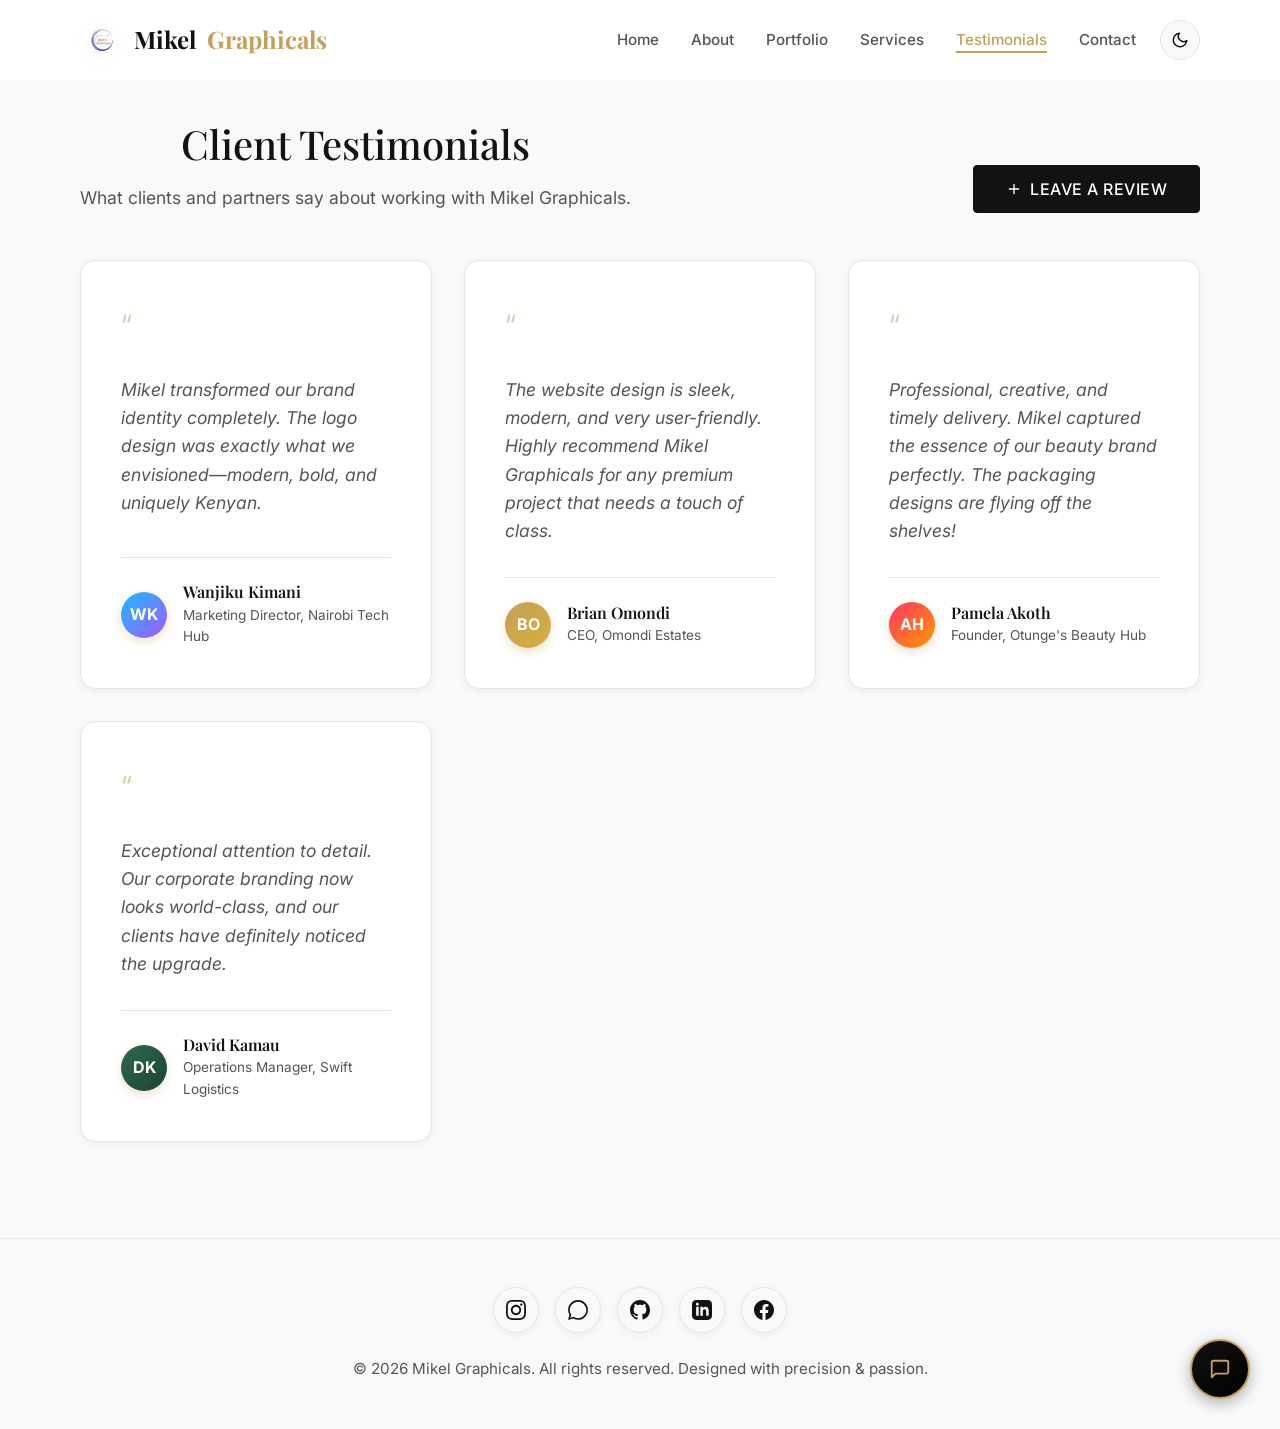
<file: testimonials.html>
<!DOCTYPE html>
<html lang="en" data-theme="light">

<head>
  <meta charset="UTF-8" />
  <meta name="viewport" content="width=device-width, initial-scale=1.0" />
  <title>Testimonials | Mikel Graphicals</title>
  <meta name="description" content="What clients and partners say about working with Mikel Graphicals." />
  <link rel="canonical" href="https://mikelgraphical.netlify.app/testimonials.html" />

  <!-- Website & Application Identity -->
  <meta name="application-name" content="Mikel Graphicals" />
  <meta name="apple-mobile-web-app-title" content="Mikel Graphicals" />
  <meta name="robots" content="index, follow, max-image-preview:large, max-snippet:-1, max-video-preview:-1" />
  <meta name="googlebot" content="index, follow" />

  <!-- Open Graph / Social Media Preview Meta Tags -->
  <meta property="og:type" content="website" />
  <meta property="og:site_name" content="Mikel Graphicals" />
  <meta property="og:url" content="https://mikelgraphical.netlify.app/testimonials.html" />
  <meta property="og:title" content="Client Testimonials | Mikel Graphicals" />
  <meta property="og:description"
    content="What clients and business partners say about working with Mikel Graphicals." />
  <meta property="og:image" content="https://mikelgraphical.netlify.app/images/Mikel.png" />

  <!-- Twitter Card Meta Tags -->
  <meta name="twitter:card" content="summary_large_image" />
  <meta name="twitter:title" content="Client Testimonials | Mikel Graphicals" />
  <meta name="twitter:description"
    content="What clients and business partners say about working with Mikel Graphicals." />
  <meta name="twitter:image" content="https://mikelgraphical.netlify.app/images/Mikel.png" />

  <!-- Favicon and App Icons -->
  <link rel="icon" type="image/x-icon" href="favicon.ico" />
  <link rel="icon" type="image/svg+xml" href="favicon.svg" />
  <link rel="icon" type="image/png" sizes="48x48" href="favicon-48x48.png" />
  <link rel="icon" type="image/png" sizes="96x96" href="favicon-96x96.png" />
  <link rel="apple-touch-icon" sizes="180x180" href="apple-touch-icon.png" />
  <link rel="manifest" href="site.webmanifest" />
  <meta name="theme-color" content="#0a0a0a" />
  <link rel="preconnect" href="https://fonts.googleapis.com" />
  <link rel="preconnect" href="https://fonts.gstatic.com" crossorigin />
  <link
    href="https://fonts.googleapis.com/css2?family=Inter:wght@300;400;500;600;700&family=Playfair+Display:ital,wght@0,500;0,600;0,700;1,500&display=swap"
    rel="stylesheet" />
  <link rel="stylesheet" href="css/style.css" />
</head>

<body>

  <!-- Navigation Bar -->
  <header class="navbar">
    <div class="container navbar-container">
      <a href="index.html" class="logo"><img src="images/logo.png" alt="Mikel Graphicals Logo"
          class="navbar-logo-img" />Mikel<span>Graphicals</span></a>

      <div class="nav-right-tools">
        <ul class="nav-menu" id="navMenu">
          <li><a href="index.html" class="nav-link">Home</a></li>
          <li><a href="about.html" class="nav-link">About</a></li>
          <li><a href="portfolio.html" class="nav-link">Portfolio</a></li>
          <li><a href="services.html" class="nav-link">Services</a></li>
          <li><a href="testimonials.html" class="nav-link active">Testimonials</a></li>
          <li><a href="contact.html" class="nav-link">Contact</a></li>
        </ul>

        <button class="theme-toggle" id="themeToggle" aria-label="Toggle Theme"></button>
        <button class="mobile-toggle" id="mobileToggle" aria-label="Mobile Navigation Toggle"><svg width="22"
            height="22" viewBox="0 0 24 24" fill="none" stroke="currentColor" stroke-width="2" stroke-linecap="round"
            stroke-linejoin="round">
            <line x1="3" y1="12" x2="21" y2="12"></line>
            <line x1="3" y1="6" x2="21" y2="6"></line>
            <line x1="3" y1="18" x2="21" y2="18"></line>
          </svg></button>
      </div>
    </div>
  </header>

  <main id="mainContent">

    <!-- Testimonials Section -->
    <section class="testimonials-section" style="padding-top: 120px; border-top: none;">
      <div class="container">
        <div class="section-header"
          style="display: flex; justify-content: space-between; align-items: flex-end; flex-wrap: wrap; gap: 1rem; margin-bottom: 3rem;">
          <div>
            <h1 class="section-title">Client Testimonials</h1>
            <p class="section-subtitle" style="margin-bottom: 0;">What clients and partners say about working with Mikel
              Graphicals.</p>
          </div>
          <button class="btn btn-primary" id="openReviewModalBtn" style="gap: 0.5rem;">
            <svg width="16" height="16" viewBox="0 0 24 24" fill="none" stroke="currentColor" stroke-width="2"
              stroke-linecap="round" stroke-linejoin="round">
              <path d="M12 5v14M5 12h14" />
            </svg>
            Leave a Review
          </button>
        </div>

        <div class="testimonials-grid" id="testimonialsGrid">
          <div class="testimonial-card">
            <div class="quote-icon">“</div>
            <p class="testimonial-content">Mikel transformed our brand identity completely. The logo design was exactly
              what we envisioned—modern, bold, and uniquely Kenyan.</p>
            <div class="testimonial-author">
              <div class="author-avatar-badge" style="background: linear-gradient(135deg, #1abcfe, #a259ff);">WK</div>
              <div class="author-info">
                <h4>Wanjiku Kimani</h4>
                <span>Marketing Director, Nairobi Tech Hub</span>
              </div>
            </div>
          </div>

          <div class="testimonial-card">
            <div class="quote-icon">“</div>
            <p class="testimonial-content">The website design is sleek, modern, and very user-friendly. Highly recommend
              Mikel Graphicals for any premium project that needs a touch of class.</p>
            <div class="testimonial-author">
              <div class="author-avatar-badge" style="background: linear-gradient(135deg, #C5A059, #D4AF37);">BO</div>
              <div class="author-info">
                <h4>Brian Omondi</h4>
                <span>CEO, Omondi Estates</span>
              </div>
            </div>
          </div>

          <div class="testimonial-card">
            <div class="quote-icon">“</div>
            <p class="testimonial-content">Professional, creative, and timely delivery. Mikel captured the essence of
              our beauty brand perfectly. The packaging designs are flying off the shelves!</p>
            <div class="testimonial-author">
              <div class="author-avatar-badge" style="background: linear-gradient(135deg, #ff3366, #ff9a00);">AH</div>
              <div class="author-info">
                <h4>Pamela Akoth</h4>
                <span>Founder, Otunge's Beauty Hub</span>
              </div>
            </div>
          </div>

          <div class="testimonial-card">
            <div class="quote-icon">“</div>
            <p class="testimonial-content">Exceptional attention to detail. Our corporate branding now looks
              world-class, and our clients have definitely noticed the upgrade.</p>
            <div class="testimonial-author">
              <div class="author-avatar-badge" style="background: linear-gradient(135deg, #2d6a4f, #1b4332);">DK</div>
              <div class="author-info">
                <h4>David Kamau</h4>
                <span>Operations Manager, Swift Logistics</span>
              </div>
            </div>
          </div>
        </div>
      </div>
    </section>

    <!-- Submit Review Modal -->
    <div class="review-modal-overlay" id="reviewModalOverlay" role="dialog" aria-modal="true">
      <div class="review-modal">
        <button class="lightbox-close" id="reviewModalClose" aria-label="Close modal">&times;</button>
        <h2
          style="font-family: var(--font-serif); font-size: 1.8rem; margin-bottom: 0.3rem; color: var(--text-primary);">
          Submit a Client Review</h2>
        <p style="color: var(--text-secondary); font-size: 0.9rem; margin-bottom: 1.5rem;">Share your experience working
          with Mikel Graphicals!</p>

        <form id="reviewForm">
          <div id="reviewStatus"></div>

          <div class="form-group" style="margin-bottom: 1rem;">
            <label for="reviewAuthorName"
              style="display: block; font-size: 0.88rem; font-weight: 500; margin-bottom: 0.3rem;">Your Name</label>
            <input type="text" id="reviewAuthorName" class="form-control" placeholder="e.g. Sarah Njeri" required />
          </div>

          <div class="form-group" style="margin-bottom: 1rem;">
            <label for="reviewAuthorOrg"
              style="display: block; font-size: 0.88rem; font-weight: 500; margin-bottom: 0.3rem;">Organization /
              Title</label>
            <input type="text" id="reviewAuthorOrg" class="form-control" placeholder="e.g. Founder, Apex Creative"
              required />
          </div>

          <div class="form-group" style="margin-bottom: 1rem;">
            <label style="display: block; font-size: 0.88rem; font-weight: 500; margin-bottom: 0.3rem;">Rating</label>
            <div class="star-rating-select" id="starRatingSelect">
              <span class="star active" data-rating="1">★</span>
              <span class="star active" data-rating="2">★</span>
              <span class="star active" data-rating="3">★</span>
              <span class="star active" data-rating="4">★</span>
              <span class="star active" data-rating="5">★</span>
            </div>
            <input type="hidden" id="reviewRatingInput" value="5" />
          </div>

          <div class="form-group" style="margin-bottom: 1.5rem;">
            <label for="reviewText"
              style="display: block; font-size: 0.88rem; font-weight: 500; margin-bottom: 0.3rem;">Your Feedback /
              Review</label>
            <textarea id="reviewText" class="form-control" rows="4"
              placeholder="Tell us about the design quality, turnaround time, and communication..." required></textarea>
          </div>

          <button type="submit" class="submit-btn" style="width: 100%;">Submit Review</button>
        </form>
      </div>
    </div>

  </main>

  <!-- Miki Floating AI Chatbot Widget -->
  <div class="miki-widget">
    <div class="miki-chat-window" id="mikiWindow">
      <div class="miki-header">
        <div class="miki-header-info">
          <div class="miki-avatar">M</div>
          <div>
            <h3>Miki AI Assistant</h3>
            <span class="miki-status">Online</span>
          </div>
        </div>
        <span class="miki-close" id="mikiClose">&times;</span>
      </div>

      <div class="miki-messages" id="mikiMessages">
        <div class="message ai">
          Hello! I'm Miki, your personal portfolio assistant. Ask me anything!
        </div>
      </div>

      <div class="miki-input-area">
        <input type="text" id="mikiInput" class="miki-input" placeholder="Ask about projects, pricing..." />
        <button id="mikiSend" class="miki-send" aria-label="Send Message"><svg width="16" height="16"
            viewBox="0 0 24 24" fill="none" stroke="currentColor" stroke-width="2" stroke-linecap="round"
            stroke-linejoin="round">
            <line x1="22" y1="2" x2="11" y2="13"></line>
            <polygon points="22 2 15 22 11 13 2 9 22 2"></polygon>
          </svg></button>
      </div>
    </div>

    <button class="miki-toggle" id="mikiToggle" aria-label="Toggle Miki Chatbot"><svg width="22" height="22"
        viewBox="0 0 24 24" fill="none" stroke="currentColor" stroke-width="2" stroke-linecap="round"
        stroke-linejoin="round">
        <path d="M21 15a2 2 0 0 1-2 2H7l-4 4V5a2 2 0 0 1 2-2h14a2 2 0 0 1 2 2z"></path>
      </svg></button>
  </div>

  <!-- Footer -->
  <footer>
    <div class="container footer-content">
      <div class="footer-socials">
        <a href="https://www.instagram.com/mikel_ndungu" target="_blank" rel="noopener" class="social-btn"
          title="Instagram" aria-label="Instagram">
          <svg viewBox="0 0 24 24">
            <path
              d="M12 2.163c3.204 0 3.584.012 4.85.07 3.252.148 4.771 1.691 4.919 4.919.058 1.265.069 1.645.069 4.849 0 3.205-.012 3.584-.069 4.849-.149 3.225-1.664 4.771-4.919 4.919-1.266.058-1.644.07-4.85.07-3.204 0-3.584-.012-4.849-.07-3.26-.149-4.771-1.699-4.919-4.92-.058-1.265-.07-1.644-.07-4.849 0-3.204.013-3.583.07-4.849.149-3.227 1.664-4.771 4.919-4.919 1.266-.057 1.645-.069 4.849-.069zm0-2.163c-3.259 0-3.667.014-4.947.072-4.358.2-6.78 2.618-6.98 6.98-.059 1.281-.073 1.689-.073 4.948 0 3.259.014 3.668.072 4.948.2 4.358 2.618 6.78 6.98 6.98 1.281.058 1.689.072 4.948.072 3.259 0 3.668-.014 4.948-.072 4.354-.2 6.782-2.618 6.979-6.98.059-1.28.073-1.689.073-4.948 0-3.259-.014-3.667-.072-4.947-.196-4.354-2.617-6.78-6.979-6.98-1.281-.059-1.69-.073-4.949-.073zm0 5.838c-3.403 0-6.162 2.759-6.162 6.162s2.759 6.163 6.162 6.163 6.162-2.759 6.162-6.163c0-3.403-2.759-6.162-6.162-6.162zm0 10.162c-2.209 0-4-1.79-4-4 0-2.209 1.791-4 4-4s4 1.791 4 4c0 2.21-1.791 4-4 4zm6.406-11.845c-.796 0-1.441.645-1.441 1.44s.645 1.44 1.441 1.44c.795 0 1.439-.645 1.439-1.44s-.644-1.44-1.439-1.44z" />
          </svg>
        </a>
        <a href="https://wa.me/254795168357" target="_blank" rel="noopener" class="social-btn" title="WhatsApp"
          aria-label="WhatsApp">
          <svg viewBox="0 0 24 24">
            <path
              d="M.057 24l1.687-6.163c-1.041-1.804-1.588-3.849-1.587-5.946.003-6.556 5.338-11.891 11.893-11.893 3.181.001 6.167 1.24 8.413 3.488 2.245 2.248 3.481 5.236 3.48 8.414-.003 6.557-5.338 11.892-11.893 11.892-1.99 0-3.951-.5-5.688-1.448l-6.305 1.654zm6.597-3.807c1.676.995 3.276 1.591 5.392 1.592 5.448 0 9.886-4.434 9.889-9.885.002-5.462-4.415-9.89-9.881-9.892-5.452 0-9.887 4.434-9.889 9.884-.001 2.225.651 3.891 1.746 5.634l-.999 3.648 3.742-.981z" />
          </svg>
        </a>
        <a href="https://github.com/Mikel265" target="_blank" rel="noopener" class="social-btn" title="GitHub"
          aria-label="GitHub">
          <svg viewBox="0 0 24 24">
            <path
              d="M12 0C5.37 0 0 5.37 0 12c0 5.31 3.435 9.795 8.205 11.385.6.105.825-.255.825-.57 0-.285-.015-1.23-.015-2.235-3.015.555-3.795-.735-4.035-1.41-.135-.345-.72-1.41-1.23-1.695-.42-.225-1.02-.78-.015-.795.945-.015 1.62.87 1.845 1.23 1.08 1.815 2.805 1.305 3.495.99.105-.78.42-1.305.765-1.605-2.67-.3-5.46-1.335-5.46-5.925 0-1.305.465-2.385 1.23-3.225-.12-.3-.54-1.53.12-3.18 0 0 1.005-.315 3.3 1.23.96-.27 1.98-.405 3-.405s2.04.135 3 .405c2.295-1.56 3.3-1.23 3.3-1.23.66 1.65.24 2.88.12 3.18.765.84 1.23 1.905 1.23 3.225 0 4.605-2.805 5.625-5.475 5.925.435.375.81 1.095.81 2.22 0 1.605-.015 2.895-.015 3.3 0 .315.225.69.825.57A12.02 12.02 0 0024 12c0-6.63-5.37-12-12-12z" />
          </svg>
        </a>
        <a href="https://www.linkedin.com/in/mikel-ndungu/" target="_blank" rel="noopener" class="social-btn"
          title="LinkedIn" aria-label="LinkedIn">
          <svg viewBox="0 0 24 24">
            <path
              d="M19 0h-14c-2.761 0-5 2.239-5 5v14c0 2.761 2.239 5 5 5h14c2.762 0 5-2.239 5-5v-14c0-2.761-2.238-5-5-5zm-11 19h-3v-11h3v11zm-1.5-12.268c-.966 0-1.75-.79-1.75-1.764s.784-1.764 1.75-1.764 1.75.79 1.75 1.764-.783 1.764-1.75 1.764zm13.5 12.268h-3v-5.604c0-3.368-4-3.113-4 0v5.604h-3v-11h3v1.765c1.396-2.586 7-2.777 7 2.476v6.759z" />
          </svg>
        </a>
        <a href="https://web.facebook.com/shymikel" target="_blank" rel="noopener" class="social-btn" title="Facebook"
          aria-label="Facebook">
          <svg viewBox="0 0 24 24">
            <path
              d="M24 12.073c0-6.627-5.373-12-12-12s-12 5.373-12 12c0 5.99 4.388 10.954 10.125 11.854v-8.385H7.078v-3.47h3.047V9.43c0-3.007 1.792-4.669 4.533-4.669 1.312 0 2.686.235 2.686.235v2.953H15.83c-1.491 0-1.956.925-1.956 1.874v2.25h3.328l-.532 3.47h-2.796v8.385C19.612 23.027 24 18.062 24 12.073z" />
          </svg>
        </a>
      </div>
      <p>&copy; 2026 Mikel Graphicals. All rights reserved. Designed with precision & passion.</p>
    </div>
  </footer>

  <script src="js/main.js"></script>
</body>

</html>
</file>
<file: css/style.css>
/* Google Fonts are preconnected and loaded via <link> in HTML for zero-blocking performance */

:root {
  --bg-primary: #ffffff;
  --bg-secondary: #f8f9fa;
  --text-primary: #121212;
  --text-secondary: #555555;
  --accent-color: #C5A059;
  --accent-hover: #D4AF37;
  --border-color: #e5e5e5;
  --spacing-xs: 0.5rem;
  --spacing-sm: 1rem;
  --spacing-md: 2rem;
  --spacing-lg: 4rem;
  --spacing-xl: 8rem;
  --font-sans: "Inter", sans-serif;
  --font-serif: "Playfair Display", serif;
  --shadow-sm: 0 2px 8px rgba(0, 0, 0, 0.05);
  --shadow-md: 0 8px 24px rgba(0, 0, 0, 0.08);
  --transition-fast: 0.2s ease;
  --transition-smooth: 0.4s cubic-bezier(0.16, 1, 0.3, 1);
}

[data-theme="dark"] {
  --bg-primary: #0a0a0a;
  --bg-secondary: #161616;
  --text-primary: #f0f0f0;
  --text-secondary: #a0a0a0;
  --border-color: #2a2a2a;
  --shadow-sm: 0 2px 8px rgba(0, 0, 0, 0.3);
  --shadow-md: 0 8px 24px rgba(0, 0, 0, 0.4);
}

*, *::before, *::after {
  box-sizing: border-box;
  margin: 0;
  padding: 0;
}

html {
  scroll-behavior: smooth;
  scroll-padding-top: 90px;
  font-family: var(--font-sans);
  font-size: 16px;
  background-color: var(--bg-primary);
  color: var(--text-primary);
  transition: background-color var(--transition-smooth), color var(--transition-smooth);
}

body {
  line-height: 1.6;
  -webkit-font-smoothing: antialiased;
  -moz-osx-font-smoothing: grayscale;
  opacity: 1;
  transform: translateY(0);
}

/* Section Display */
.reveal {
  opacity: 1;
  transform: translateY(0);
}

h1, h2, h3, h4, h5, h6 {
  font-family: var(--font-serif);
  font-weight: 500;
  line-height: 1.2;
}

a {
  text-decoration: none;
  color: inherit;
  transition: color var(--transition-fast), transform var(--transition-fast);
}

button {
  font-family: var(--font-sans);
  cursor: pointer;
  border: none;
  background: none;
}

img {
  max-width: 100%;
  display: block;
}

.container {
  width: 90%;
  max-width: 1200px;
  margin: 0 auto;
  padding: 0 var(--spacing-sm);
}

.section {
  padding: var(--spacing-xl) 0;
}

/* Smooth Entrance Keyframes for Section Transitions */
@keyframes fadeInUpSmooth {
  0% {
    opacity: 0;
    transform: translateY(18px);
  }
  100% {
    opacity: 1;
    transform: translateY(0);
  }
}

/* Top Nano Progress Bar for Instant Route Navigation */
.nav-progress-bar {
  position: fixed;
  top: 0;
  left: 0;
  height: 3px;
  width: 0%;
  background: linear-gradient(90deg, var(--accent-color, #C5A059), var(--accent-hover, #D4AF37));
  box-shadow: 0 0 10px rgba(197, 160, 89, 0.7);
  z-index: 999999;
  transition: width 0.2s cubic-bezier(0.16, 1, 0.3, 1), opacity 0.2s ease;
  pointer-events: none;
}

/* Fast hardware-accelerated page transitions without layout shift */
#mainContent {
  display: block;
  min-height: calc(100vh - 160px);
  transition: opacity 0.08s ease-out;
  will-change: opacity;
  transform: translateZ(0);
}

/* Header & Navigation */
.navbar {
  position: fixed;
  top: 0;
  left: 0;
  width: 100%;
  height: 80px;
  background-color: rgba(var(--bg-primary-rgb, 255, 255, 255), 0.9);
  background-color: var(--bg-primary);
  -webkit-backdrop-filter: blur(10px);
  backdrop-filter: blur(10px);
  z-index: 1000;
  border-bottom: 1px solid transparent;
  transition: all var(--transition-smooth);
}

.navbar.scrolled {
  height: 70px;
  border-bottom: 1px solid var(--border-color);
  box-shadow: var(--shadow-sm);
}

.navbar-container {
  display: flex;
  justify-content: space-between;
  align-items: center;
  height: 100%;
}

.logo {
  font-family: var(--font-serif);
  font-size: 1.5rem;
  font-weight: 700;
  color: var(--text-primary);
  display: flex;
  align-items: center;
  gap: 0.65rem;
}

.navbar-logo-img {
  height: 44px;
  width: auto;
  object-fit: contain;
  vertical-align: middle;
  filter: drop-shadow(0 2px 8px rgba(0, 0, 0, 0.25));
  transition: transform 0.4s cubic-bezier(0.34, 1.56, 0.64, 1);
}

.logo:hover .navbar-logo-img {
  transform: scale(1.14) rotate(-5deg);
}

.logo span {
  color: var(--accent-color);
}

.nav-right-tools {
  display: flex;
  align-items: center;
  gap: 1.5rem;
}

.nav-menu {
  display: flex;
  align-items: center;
  gap: 2rem;
  list-style: none;
}

.nav-link {
  font-size: 0.95rem;
  font-weight: 500;
  color: var(--text-secondary);
  position: relative;
}

.nav-link:hover, .nav-link.active {
  color: var(--accent-color);
}

.nav-link::after {
  content: "";
  position: absolute;
  bottom: -4px;
  left: 0;
  width: 0;
  height: 2px;
  background-color: var(--accent-color);
  transition: width var(--transition-fast);
}

.nav-link:hover::after, .nav-link.active::after {
  width: 100%;
}

.theme-toggle {
  font-size: 1.2rem;
  color: var(--text-primary);
  padding: 0.5rem;
  display: inline-flex;
  align-items: center;
  justify-content: center;
  border-radius: 50%;
  width: 40px;
  height: 40px;
  background: var(--bg-secondary);
  border: 1px solid var(--border-color);
  transition: background-color var(--transition-fast), border-color var(--transition-fast), transform var(--transition-fast), color var(--transition-fast);
}

.theme-toggle svg {
  width: 18px;
  height: 18px;
  stroke: currentColor;
  transition: transform var(--transition-smooth);
}

.theme-toggle:hover {
  background-color: var(--bg-primary);
  color: var(--accent-color);
  border-color: var(--accent-color);
  transform: scale(1.08);
}

.theme-toggle:hover svg {
  transform: rotate(18deg);
}

.mobile-toggle {
  display: none;
  font-size: 1.5rem;
  color: var(--text-primary);
}

@media (max-width: 768px) {
  .nav-menu {
    position: fixed;
    top: 70px;
    left: 0;
    width: 100%;
    height: calc(100vh - 70px);
    background-color: var(--bg-primary);
    flex-direction: column;
    align-items: center;
    justify-content: center;
    gap: 2rem;
    transform: translateX(100%);
    transition: transform var(--transition-smooth);
  }

  .nav-menu.active {
    transform: translateX(0);
  }

  .mobile-toggle {
    display: block;
  }
}

/* Hero Section */
.availability-badge {
  display: inline-flex;
  align-items: center;
  gap: 0.65rem;
  padding: 0.45rem 1.1rem;
  border-radius: 30px;
  background-color: rgba(46, 125, 50, 0.12);
  border: 1px solid rgba(46, 125, 50, 0.35);
  color: #2e7d32;
  font-size: 0.88rem;
  font-weight: 600;
  margin-bottom: 1.5rem;
  letter-spacing: 0.3px;
  box-shadow: 0 4px 12px rgba(46, 125, 50, 0.08);
}

[data-theme="dark"] .availability-badge {
  background-color: rgba(129, 199, 132, 0.15);
  border-color: rgba(129, 199, 132, 0.4);
  color: #81c784;
}

.status-pulse-dot {
  width: 9px;
  height: 9px;
  border-radius: 50%;
  background-color: #2e7d32;
  position: relative;
}

[data-theme="dark"] .status-pulse-dot {
  background-color: #81c784;
}

.status-pulse-dot::after {
  content: "";
  position: absolute;
  top: -3px;
  left: -3px;
  right: -3px;
  bottom: -3px;
  border-radius: 50%;
  border: 2px solid #2e7d32;
  animation: pulse-ring 1.8s infinite cubic-bezier(0.215, 0.61, 0.355, 1);
}

[data-theme="dark"] .status-pulse-dot::after {
  border-color: #81c784;
}

@keyframes pulse-ring {
  0% { transform: scale(0.6); opacity: 1; }
  100% { transform: scale(2.2); opacity: 0; }
}

.hero {
  min-height: 90vh;
  display: flex;
  align-items: center;
  justify-content: center;
  position: relative;
  overflow: hidden;
  padding: var(--spacing-lg) var(--spacing-xs);
  background: radial-gradient(circle at 50% 50%, var(--bg-secondary) 0%, var(--bg-primary) 100%);
}

.hero-content {
  text-align: center;
  max-width: 800px;
  z-index: 10;
}

.hero-title {
  font-family: var(--font-serif);
  font-size: 3rem;
  line-height: 1.1;
  margin-bottom: var(--spacing-sm);
  color: var(--text-primary);
}

.hero-title span {
  display: block;
  color: var(--accent-color);
  font-style: italic;
}

.hero-subtitle {
  font-size: 1.2rem;
  color: var(--text-secondary);
  margin-bottom: var(--spacing-md);
  max-width: 600px;
  margin-left: auto;
  margin-right: auto;
}

.hero-buttons {
  display: flex;
  gap: 1rem;
  justify-content: center;
}

.btn {
  padding: 0.8rem 2rem;
  font-size: 1rem;
  font-weight: 500;
  border-radius: 4px;
  transition: all var(--transition-fast);
  text-transform: uppercase;
  letter-spacing: 0.5px;
  display: inline-flex;
  align-items: center;
  justify-content: center;
}

.btn-primary {
  background-color: var(--text-primary);
  color: var(--bg-primary);
  border: 1px solid var(--text-primary);
}

.btn-primary:hover {
  background-color: transparent;
  color: var(--text-primary);
}

.btn-outline {
  background-color: transparent;
  color: var(--text-primary);
  border: 1px solid var(--text-primary);
}

.btn-outline:hover {
  background-color: var(--text-primary);
  color: var(--bg-primary);
}

@media (min-width: 768px) {
  .hero-title {
    font-size: 4.5rem;
  }
  .hero-subtitle {
    font-size: 1.5rem;
  }
}

/* About Section */
.about-page {
  padding-top: var(--spacing-lg);
  padding-bottom: var(--spacing-xl);
}

.about-header {
  text-align: center;
  margin-bottom: var(--spacing-lg);
}

.about-title {
  font-family: var(--font-serif);
  font-size: 3rem;
  margin-bottom: var(--spacing-sm);
  color: var(--text-primary);
}

.about-subtitle {
  font-size: 1.2rem;
  color: var(--text-secondary);
  max-width: 600px;
  margin: 0 auto;
}

.about-content {
  display: flex;
  flex-direction: column;
  gap: var(--spacing-xl);
}

.about-section {
  display: grid;
  grid-template-columns: 1fr;
  gap: var(--spacing-md);
  align-items: center;
}

/* 3D Photo Spin Effect on Hover */
.about-image-wrapper {
  width: 100%;
  max-width: 400px;
  margin: 0 auto;
  border-radius: 16px;
  overflow: hidden;
  box-shadow: 0 12px 36px rgba(0, 0, 0, 0.12);
  background-color: var(--bg-secondary);
  border: 2px solid var(--border-color);
  perspective: 1000px;
  transition: border-color 0.4s ease, box-shadow 0.4s ease, transform 0.4s ease;
  cursor: pointer;
}

.about-image-wrapper:hover {
  border-color: var(--accent-color);
  box-shadow: 0 16px 42px rgba(197, 160, 89, 0.35);
  transform: translateY(-4px);
}

.about-image {
  width: 100%;
  height: auto;
  aspect-ratio: 2 / 3;
  object-fit: cover;
  object-position: center 10%;
  display: block;
  border-radius: 14px;
  transition: transform 1.6s cubic-bezier(0.25, 1, 0.5, 1);
  transform-style: preserve-3d;
  will-change: transform;
}

.about-image-wrapper:hover .about-image,
.about-image-wrapper.spin-active .about-image {
  transform: rotateY(360deg) scale(1.04);
}

.about-text h2 {
  font-family: var(--font-serif);
  font-size: 2rem;
  margin-bottom: var(--spacing-sm);
  color: var(--text-primary);
}

.about-text p {
  color: var(--text-secondary);
  margin-bottom: 1rem;
  font-size: 1.05rem;
}

.design-philosophy {
  background-color: var(--bg-secondary);
  padding: var(--spacing-lg);
  border-radius: 8px;
  text-align: center;
}

.philosophy-grid {
  display: grid;
  grid-template-columns: repeat(auto-fit, minmax(250px, 1fr));
  gap: var(--spacing-md);
  margin-top: var(--spacing-md);
}

.philosophy-card {
  padding: var(--spacing-md);
  background-color: var(--bg-primary);
  border: 1px solid var(--border-color);
  border-radius: 4px;
  transition: transform var(--transition-fast);
}

.philosophy-card:hover {
  transform: translateY(-5px);
  box-shadow: var(--shadow-sm);
}

.philosophy-card h3 {
  font-size: 1.2rem;
  margin-bottom: 0.5rem;
  color: var(--accent-color);
}

@media (min-width: 768px) {
  .about-section {
    grid-template-columns: 1fr 1fr;
    gap: var(--spacing-lg);
  }
}

/* Portfolio Section */
.portfolio-page {
  padding-top: var(--spacing-lg);
  padding-bottom: var(--spacing-xl);
}

.portfolio-header {
  text-align: center;
  margin-bottom: var(--spacing-lg);
}

.portfolio-title {
  font-family: var(--font-serif);
  font-size: 3rem;
  margin-bottom: var(--spacing-sm);
}

.portfolio-filter {
  display: flex;
  justify-content: center;
  gap: 1rem;
  margin-bottom: var(--spacing-lg);
  flex-wrap: wrap;
}

.filter-btn {
  padding: 0.5rem 1.5rem;
  border: 1px solid var(--border-color);
  border-radius: 20px;
  background: transparent;
  color: var(--text-secondary);
  transition: all var(--transition-fast);
}

.filter-btn:hover, .filter-btn.active {
  background-color: var(--text-primary);
  color: var(--bg-primary);
  border-color: var(--text-primary);
}

.portfolio-grid {
  display: grid;
  grid-template-columns: repeat(auto-fill, minmax(320px, 1fr));
  gap: 2rem;
}

/* Featured Portfolio Works Grid & High-Converting Case Study Cards */
.featured-portfolio-grid {
  display: grid;
  gap: 2rem;
  grid-template-columns: repeat(auto-fit, minmax(300px, 1fr));
}

@media (min-width: 992px) {
  .featured-portfolio-grid {
    grid-template-columns: repeat(3, 1fr);
  }
}

@media (min-width: 640px) and (max-width: 991px) {
  .featured-portfolio-grid {
    grid-template-columns: repeat(2, 1fr);
  }
}

@media (max-width: 639px) {
  .featured-portfolio-grid {
    grid-template-columns: 1fr;
  }
}

.featured-card {
  position: relative;
  background-color: var(--bg-primary);
  border: 1px solid var(--border-color);
  border-radius: 12px;
  overflow: hidden;
  display: flex;
  flex-direction: column;
  box-shadow: var(--shadow-sm);
  transition: transform var(--transition-smooth), box-shadow var(--transition-smooth), border-color var(--transition-smooth);
  cursor: pointer;
}

.featured-card:hover {
  transform: translateY(-6px);
  box-shadow: var(--shadow-md);
  border-color: var(--accent-color);
}

.featured-card .card-image-wrapper {
  position: relative;
  overflow: hidden;
  aspect-ratio: 4 / 3;
  background-color: var(--bg-secondary);
}

.featured-card .card-image {
  width: 100%;
  height: 100%;
  object-fit: cover;
  object-position: top center;
  transition: transform var(--transition-smooth);
}

.featured-card:hover .card-image {
  transform: scale(1.06);
}

.featured-card .card-overlay {
  position: absolute;
  top: 0;
  left: 0;
  width: 100%;
  height: 100%;
  background: rgba(0, 0, 0, 0.45);
  display: flex;
  align-items: center;
  justify-content: center;
  opacity: 0;
  transition: opacity var(--transition-fast);
  z-index: 1;
  pointer-events: none;
}

.featured-card:hover .card-overlay {
  opacity: 1;
}

.featured-card .view-case-study-btn {
  color: #ffffff;
  font-size: 0.9rem;
  font-weight: 600;
  display: inline-flex;
  align-items: center;
  gap: 0.5rem;
  padding: 0.6rem 1.25rem;
  border: 1px solid rgba(255, 255, 255, 0.8);
  border-radius: 20px;
  background: rgba(0, 0, 0, 0.4);
  backdrop-filter: blur(4px);
  -webkit-backdrop-filter: blur(4px);
}

.featured-card .card-content {
  padding: 1.5rem;
  display: flex;
  flex-direction: column;
  flex-grow: 1;
  gap: 0.75rem;
}

.featured-card .card-meta {
  display: flex;
  align-items: center;
  justify-content: space-between;
}

.featured-card .card-category {
  display: inline-block;
  font-size: 0.75rem;
  font-weight: 700;
  text-transform: uppercase;
  letter-spacing: 1px;
  color: var(--accent-color);
}

.featured-card .card-title {
  font-family: var(--font-serif);
  font-size: 1.35rem;
  font-weight: 600;
  line-height: 1.3;
  color: var(--text-primary);
  margin: 0;
  transition: color var(--transition-fast);
}

.featured-card .card-link {
  color: inherit;
  text-decoration: none;
}

.featured-card .card-link::after {
  content: "";
  position: absolute;
  inset: 0;
  z-index: 2;
}

.featured-card:hover .card-title {
  color: var(--accent-color);
}

.featured-card .card-description {
  color: var(--text-secondary);
  font-size: 0.92rem;
  line-height: 1.5;
  display: -webkit-box;
  -webkit-line-clamp: 2;
  line-clamp: 2;
  -webkit-box-orient: vertical;
  overflow: hidden;
  margin: 0;
}

.featured-card .card-impact-badge {
  display: flex;
  align-items: flex-start;
  gap: 0.65rem;
  padding: 0.75rem 1rem;
  border-radius: 8px;
  background-color: var(--bg-secondary);
  border-left: 3px solid var(--accent-color);
  margin-top: auto;
}

.featured-card .impact-icon {
  flex-shrink: 0;
  color: var(--accent-color);
  margin-top: 2px;
}

.featured-card .impact-text {
  font-size: 0.88rem;
  line-height: 1.4;
  color: var(--text-primary);
}

.featured-card .impact-text strong {
  font-weight: 700;
  color: var(--text-primary);
}

.featured-card .card-action {
  display: flex;
  align-items: center;
  justify-content: space-between;
  padding-top: 0.5rem;
  border-top: 1px solid var(--border-color);
  margin-top: 0.25rem;
}

.featured-card .card-action-link {
  font-size: 0.9rem;
  font-weight: 600;
  color: var(--text-primary);
  display: flex;
  align-items: center;
  gap: 0.4rem;
  transition: color var(--transition-fast);
}

.featured-card:hover .card-action-link {
  color: var(--accent-color);
}

.featured-card:hover .card-action-link svg {
  transform: translateX(4px);
}

.featured-card .card-action-link svg {
  transition: transform var(--transition-fast);
}

.project-card {
  background-color: var(--bg-primary);
  border: 1px solid var(--border-color);
  border-radius: 8px;
  overflow: hidden;
  transition: box-shadow var(--transition-fast), transform var(--transition-fast);
  cursor: pointer;
}

.project-card:hover {
  box-shadow: var(--shadow-md);
  transform: translateY(-4px);
}

.card-image-wrapper {
  position: relative;
  overflow: hidden;
  aspect-ratio: 4 / 5;
  background-color: var(--bg-secondary);
}

.card-image {
  width: 100%;
  height: 100%;
  object-fit: cover;
  object-position: top center;
  transition: transform var(--transition-smooth);
}

.project-card:hover .card-image {
  transform: scale(1.05);
}

.card-overlay {
  position: absolute;
  top: 0;
  left: 0;
  width: 100%;
  height: 100%;
  background: rgba(0, 0, 0, 0.6);
  display: flex;
  align-items: center;
  justify-content: center;
  opacity: 0;
  transition: opacity var(--transition-fast);
}

.project-card:hover .card-overlay {
  opacity: 1;
}

.view-case-study {
  color: #fff;
  font-weight: 500;
  display: flex;
  align-items: center;
  gap: 0.5rem;
  padding: 0.8rem 1.5rem;
  border: 1px solid white;
  border-radius: 4px;
}

.view-case-study:hover {
  background-color: #fff;
  color: #000;
}

.card-content {
  padding: var(--spacing-sm);
}

.card-header {
  display: flex;
  justify-content: space-between;
  align-items: center;
  margin-bottom: 0.5rem;
}

.card-category {
  font-size: 0.8rem;
  text-transform: uppercase;
  letter-spacing: 1px;
  color: var(--accent-color);
  font-weight: 600;
}

.external-link {
  color: var(--text-secondary);
}

.external-link:hover {
  color: var(--accent-color);
}

.card-title-link {
  display: block;
}

.card-title {
  font-family: var(--font-serif);
  font-size: 1.4rem;
  margin-bottom: 0.5rem;
  color: var(--text-primary);
  transition: color var(--transition-fast);
}

.card-title-link:hover .card-title {
  color: var(--accent-color);
}

.card-description {
  color: var(--text-secondary);
  font-size: 0.95rem;
  display: -webkit-box;
  -webkit-line-clamp: 2;
  line-clamp: 2;
  -webkit-box-orient: vertical;
  overflow: hidden;
}

/* Services & Packages */
.services-grid {
  display: grid;
  grid-template-columns: repeat(auto-fit, minmax(300px, 1fr));
  gap: 2rem;
  margin-bottom: var(--spacing-xl);
}

.service-card {
  background-color: var(--bg-primary);
  border: 1px solid var(--border-color);
  padding: 2rem;
  border-radius: 8px;
  text-align: center;
  transition: all var(--transition-fast);
  display: flex;
  flex-direction: column;
  align-items: center;
  justify-content: center;
  height: 100%;
}

.service-card:hover {
  border-color: var(--accent-color);
  box-shadow: var(--shadow-md);
  transform: translateY(-4px);
}

.service-icon {
  font-size: 2.5rem;
  color: var(--accent-color);
  margin-bottom: 1.5rem;
  width: 80px;
  height: 80px;
  display: flex;
  align-items: center;
  justify-content: center;
  background-color: var(--bg-secondary);
  border-radius: 50%;
  transition: background-color var(--transition-fast);
}

.service-card:hover .service-icon {
  background-color: var(--text-primary);
  color: var(--bg-primary);
}

.service-title {
  font-family: var(--font-serif);
  font-size: 1.5rem;
  margin-bottom: 1rem;
  color: var(--text-primary);
}

.service-desc {
  color: var(--text-secondary);
  font-size: 0.95rem;
  line-height: 1.6;
}

/* Pricing Packages */
.packages-section {
  margin-top: var(--spacing-xl);
}

.packages-grid {
  display: grid;
  grid-template-columns: repeat(auto-fit, minmax(280px, 1fr));
  gap: 2rem;
  margin-top: 2rem;
}

.package-card {
  background-color: var(--bg-primary);
  border: 1px solid var(--border-color);
  border-radius: 12px;
  padding: 2.5rem 2rem;
  position: relative;
  display: flex;
  flex-direction: column;
  justify-content: space-between;
  transition: all var(--transition-fast);
}

.package-card.popular {
  border-color: var(--accent-color);
  box-shadow: var(--shadow-md);
  transform: scale(1.03);
}

.popular-badge {
  position: absolute;
  top: -14px;
  left: 50%;
  transform: translateX(-50%);
  background-color: var(--accent-color);
  color: #000;
  font-size: 0.75rem;
  font-weight: 700;
  text-transform: uppercase;
  padding: 4px 12px;
  border-radius: 12px;
  letter-spacing: 1px;
}

.package-title {
  font-family: var(--font-serif);
  font-size: 1.8rem;
  margin-bottom: 0.5rem;
  color: var(--text-primary);
}

.package-price {
  font-size: 2.2rem;
  font-weight: 700;
  color: var(--accent-color);
  margin-bottom: 1.5rem;
}

.package-features {
  list-style: none;
  margin-bottom: 2rem;
}

.package-features li {
  padding: 0.6rem 0;
  border-bottom: 1px solid var(--border-color);
  color: var(--text-secondary);
  font-size: 0.95rem;
  display: flex;
  align-items: center;
  gap: 0.5rem;
}

.package-features li::before {
  content: "✓";
  color: var(--accent-color);
  font-weight: bold;
}

/* Testimonials Section */
.testimonials-section {
  padding: 6rem 0;
  background-color: var(--bg-secondary);
  position: relative;
  overflow: hidden;
  z-index: 10;
  border-top: 2px solid var(--accent-color);
}

.section-header {
  text-align: center;
  margin-bottom: 4rem;
}

.section-title {
  font-family: var(--font-serif);
  font-size: 2.5rem;
  margin-bottom: 1rem;
  color: var(--text-primary);
}

.section-subtitle {
  color: var(--text-secondary);
  font-size: 1.1rem;
  max-width: 600px;
  margin: 0 auto;
}

.testimonials-grid {
  display: grid;
  grid-template-columns: repeat(auto-fit, minmax(300px, 1fr));
  gap: 2rem;
}

.testimonial-card {
  background: var(--bg-primary);
  padding: 2.5rem;
  border-radius: 16px;
  box-shadow: var(--shadow-sm);
  transition: transform 0.3s ease, box-shadow 0.3s ease;
  border: 1px solid var(--border-color);
  position: relative;
  display: flex;
  flex-direction: column;
}

.testimonial-card:hover {
  transform: translateY(-5px);
  box-shadow: var(--shadow-md);
  border-color: var(--accent-color);
}

.quote-icon {
  font-size: 2rem;
  color: var(--accent-color);
  margin-bottom: 1.5rem;
  opacity: 0.5;
}

.testimonial-content {
  font-size: 1.1rem;
  line-height: 1.6;
  color: var(--text-secondary);
  margin-bottom: 2rem;
  font-style: italic;
  flex-grow: 1;
}

.testimonial-author {
  display: flex;
  align-items: center;
  gap: 1rem;
  padding-top: 1.5rem;
  border-top: 1px solid var(--border-color);
}

.author-image {
  width: 50px;
  height: 50px;
  border-radius: 50%;
  overflow: hidden;
  border: 2px solid var(--accent-color);
}

.author-image img {
  width: 100%;
  height: 100%;
  object-fit: cover;
}

.author-info h4 {
  font-size: 1rem;
  font-weight: 600;
  color: var(--text-primary);
  margin: 0;
}

.author-info span {
  font-size: 0.85rem;
  color: var(--text-secondary);
  display: block;
  margin-top: 0.2rem;
}

/* Contact Section */
.contact-page {
  padding-bottom: var(--spacing-xl);
}

.contact-content {
  display: grid;
  grid-template-columns: 1fr;
  gap: var(--spacing-lg);
  align-items: start;
}

@media (min-width: 900px) {
  .contact-content {
    grid-template-columns: 1fr 1fr;
  }
}

.contact-info-section h2, .contact-form-section h2 {
  font-family: var(--font-serif);
  font-size: 2.5rem;
  margin-bottom: 1rem;
}

.contact-desc {
  color: var(--text-secondary);
  margin-bottom: 2rem;
  max-width: 500px;
}

/* Contact Details & Social Links */
.contact-details {
  display: flex;
  flex-direction: column;
  gap: 1.5rem;
  margin-bottom: 2.5rem;
}

.contact-item {
  display: flex;
  align-items: flex-start;
  gap: 1.2rem;
}

.contact-icon-svg {
  width: 44px;
  height: 44px;
  min-width: 44px;
  background-color: var(--bg-secondary);
  border: 1px solid var(--border-color);
  border-radius: 50%;
  display: flex;
  align-items: center;
  justify-content: center;
  color: var(--accent-color);
  transition: all var(--transition-fast);
}

.contact-item:hover .contact-icon-svg {
  background-color: var(--accent-color);
  color: #000;
  border-color: var(--accent-color);
  transform: scale(1.08);
}

.contact-icon-svg svg {
  width: 22px;
  height: 22px;
  fill: currentColor;
}

.social-links-section {
  margin-top: 2rem;
}

.social-links-title {
  font-size: 1.1rem;
  font-weight: 600;
  margin-bottom: 1rem;
  color: var(--text-primary);
  font-family: var(--font-serif);
}

.social-links {
  display: flex;
  align-items: center;
  gap: 1rem;
  flex-wrap: wrap;
}

.social-btn {
  width: 46px;
  height: 46px;
  border-radius: 50%;
  background-color: var(--bg-secondary);
  border: 1px solid var(--border-color);
  color: var(--text-primary);
  display: flex;
  align-items: center;
  justify-content: center;
  transition: all var(--transition-fast);
  box-shadow: var(--shadow-sm);
  position: relative;
}

.social-btn svg {
  width: 20px;
  height: 20px;
  fill: currentColor;
  transition: transform var(--transition-fast);
}

.social-btn:hover {
  background-color: var(--accent-color);
  color: #000;
  border-color: var(--accent-color);
  transform: translateY(-3px);
  box-shadow: 0 6px 16px rgba(197, 160, 89, 0.4);
}

.social-btn:hover svg {
  transform: scale(1.15);
}

/* Footer */
footer {
  background-color: var(--bg-secondary);
  border-top: 1px solid var(--border-color);
  padding: 3rem 0;
  text-align: center;
  color: var(--text-secondary);
  font-size: 0.95rem;
}

.footer-content {
  display: flex;
  flex-direction: column;
  align-items: center;
  gap: 1.5rem;
}

.footer-socials {
  display: flex;
  gap: 1rem;
}

footer a {
  color: var(--accent-color);
}

.form-group {
  margin-bottom: 1.5rem;
}

.form-group label {
  display: block;
  margin-bottom: 0.5rem;
  font-weight: 500;
  color: var(--text-primary);
}

.form-control {
  width: 100%;
  padding: 0.8rem;
  background-color: var(--bg-primary);
  border: 1px solid var(--border-color);
  border-radius: 4px;
  color: var(--text-primary);
  font-family: var(--font-sans);
  font-size: 1rem;
  transition: border-color var(--transition-fast);
}

.form-control:focus {
  outline: none;
  border-color: var(--accent-color);
}

textarea.form-control {
  resize: vertical;
  min-height: 120px;
}

.submit-btn {
  width: 100%;
  padding: 1rem;
  background-color: var(--text-primary);
  color: var(--bg-primary);
  border: none;
  border-radius: 4px;
  font-size: 1rem;
  font-weight: 600;
  text-transform: uppercase;
  letter-spacing: 1px;
  transition: all var(--transition-fast);
}

.submit-btn:hover {
  background-color: var(--accent-color);
  color: #000;
}

.form-status {
  margin-bottom: 1rem;
}

.status-msg {
  padding: 1rem;
  border-radius: 4px;
  font-weight: 500;
  margin-bottom: 0;
}

.status-msg.sending {
  background-color: var(--bg-secondary);
  color: var(--text-primary);
  border: 1px solid var(--border-color);
}

.status-msg.success {
  background-color: rgba(76, 175, 80, 0.1);
  color: #4caf50;
  border: 1px solid #4caf50;
}

.status-msg.error {
  background-color: rgba(244, 67, 54, 0.1);
  color: #f44336;
  border: 1px solid #f44336;
}

/* Lightbox Modal */
.lightbox-overlay {
  position: fixed;
  top: 0;
  left: 0;
  width: 100%;
  height: 100%;
  background-color: rgba(0, 0, 0, 0.9);
  display: flex;
  align-items: center;
  justify-content: center;
  z-index: 10000;
  padding: 2rem;
  opacity: 0;
  visibility: hidden;
  transition: opacity 0.3s ease, visibility 0.3s ease;
}

.lightbox-overlay.active {
  opacity: 1;
  visibility: visible;
}

.lightbox-modal {
  background-color: var(--bg-primary);
  border-radius: 12px;
  max-width: 900px;
  width: 100%;
  max-height: 90vh;
  overflow-y: auto;
  position: relative;
  border: 1px solid var(--border-color);
  box-shadow: 0 20px 50px rgba(0,0,0,0.5);
}

.lightbox-close {
  position: absolute;
  top: 15px;
  right: 20px;
  font-size: 2rem;
  color: var(--text-primary);
  cursor: pointer;
  z-index: 10;
  background: var(--bg-secondary);
  width: 40px;
  height: 40px;
  border-radius: 50%;
  display: flex;
  align-items: center;
  justify-content: center;
  transition: background-color var(--transition-fast);
}

.lightbox-close:hover {
  background: var(--accent-color);
  color: #000;
}

.lightbox-content {
  padding: 2rem;
}

.lightbox-hero-wrapper {
  position: relative;
  width: 100%;
  max-height: 70vh;
  display: flex;
  flex-direction: column;
  align-items: center;
  justify-content: center;
  background-color: var(--bg-secondary);
  border-radius: 8px;
  padding: 1rem;
  margin-bottom: 1.5rem;
  border: 1px solid var(--border-color);
}

.lightbox-hero {
  max-width: 100%;
  max-height: 58vh;
  width: auto;
  height: auto;
  object-fit: contain;
  border-radius: 6px;
  display: block;
  box-shadow: var(--shadow-sm);
}

.view-full-image-btn {
  margin-top: 0.75rem;
  display: inline-flex;
  align-items: center;
  gap: 0.4rem;
  padding: 0.5rem 1rem;
  font-size: 0.85rem;
  font-weight: 500;
  color: var(--text-primary);
  background: var(--bg-primary);
  border: 1px solid var(--border-color);
  border-radius: 6px;
  text-decoration: none;
  transition: all var(--transition-fast);
}

.view-full-image-btn:hover {
  background: var(--accent-color);
  color: #000;
  border-color: var(--accent-color);
  transform: translateY(-1px);
}

.lightbox-title {
  font-family: var(--font-serif);
  font-size: 2rem;
  margin-bottom: 0.5rem;
  color: var(--text-primary);
}

.lightbox-category {
  font-size: 0.9rem;
  text-transform: uppercase;
  color: var(--accent-color);
  font-weight: 600;
  margin-bottom: 1rem;
}

.lightbox-body {
  margin-bottom: 1.5rem;
  color: var(--text-secondary);
  font-size: 1.05rem;
  line-height: 1.7;
}

.lightbox-details-grid {
  display: grid;
  grid-template-columns: repeat(auto-fit, minmax(200px, 1fr));
  gap: 1.5rem;
  background-color: var(--bg-secondary);
  padding: 1.5rem;
  border-radius: 8px;
  margin-top: 1.5rem;
}

.lightbox-detail-item h4 {
  font-size: 0.85rem;
  text-transform: uppercase;
  color: var(--text-secondary);
  margin-bottom: 0.4rem;
}

.lightbox-detail-item p {
  font-weight: 600;
  color: var(--text-primary);
}

.tools-list {
  display: flex;
  flex-wrap: wrap;
  gap: 0.4rem;
  list-style: none;
}

.tool-tag {
  background-color: var(--bg-primary);
  padding: 0.2rem 0.6rem;
  border-radius: 4px;
  font-size: 0.85rem;
  border: 1px solid var(--border-color);
  font-weight: 500;
}

/* Miki Chatbot Widget */
.miki-widget {
  position: fixed;
  bottom: 30px;
  right: 30px;
  z-index: 9999;
  font-family: var(--font-sans);
}

.miki-toggle {
  width: 60px;
  height: 60px;
  border-radius: 50%;
  background: linear-gradient(135deg, var(--text-primary), #000);
  color: var(--accent-color);
  border: 2px solid var(--accent-color);
  box-shadow: 0 4px 15px rgba(0, 0, 0, 0.3);
  display: flex;
  align-items: center;
  justify-content: center;
  font-size: 1.8rem;
  cursor: pointer;
  transition: transform 0.3s cubic-bezier(0.175, 0.885, 0.32, 1.275);
}

.miki-toggle:hover {
  transform: scale(1.1) rotate(5deg);
}

.miki-chat-window {
  position: absolute;
  bottom: 80px;
  right: 0;
  width: 350px;
  height: 500px;
  background-color: var(--bg-primary);
  border: 1px solid var(--border-color);
  border-radius: 16px;
  box-shadow: 0 10px 40px rgba(0, 0, 0, 0.2);
  display: flex;
  flex-direction: column;
  overflow: hidden;
  transform-origin: bottom right;
  opacity: 0;
  visibility: hidden;
  transform: scale(0.8);
  transition: all 0.3s cubic-bezier(0.175, 0.885, 0.32, 1.275);
}

.miki-chat-window.active {
  opacity: 1;
  visibility: visible;
  transform: scale(1);
}

.miki-header {
  background: var(--bg-secondary);
  padding: 1rem;
  display: flex;
  align-items: center;
  justify-content: space-between;
  border-bottom: 1px solid var(--border-color);
}

.miki-header-info {
  display: flex;
  align-items: center;
  gap: 0.8rem;
}

.miki-avatar {
  width: 36px;
  height: 36px;
  border-radius: 50%;
  background-color: var(--accent-color);
  display: flex;
  align-items: center;
  justify-content: center;
  color: #000;
  font-weight: 700;
  font-size: 0.9rem;
}

.miki-header h3 {
  font-size: 1rem;
  margin: 0;
  color: var(--text-primary);
}

.miki-status {
  font-size: 0.75rem;
  color: var(--accent-color);
  display: flex;
  align-items: center;
  gap: 4px;
}

.miki-status::before {
  content: "";
  display: block;
  width: 6px;
  height: 6px;
  border-radius: 50%;
  background-color: #00ff88;
}

.miki-close {
  color: var(--text-secondary);
  font-size: 1.2rem;
  transition: color 0.2s;
  cursor: pointer;
}

.miki-close:hover {
  color: var(--accent-color);
}

.miki-messages {
  flex: 1;
  padding: 1rem;
  overflow-y: auto;
  display: flex;
  flex-direction: column;
  gap: 1rem;
}

.message {
  max-width: 85%;
  padding: 0.8rem 1rem;
  font-size: 0.9rem;
  line-height: 1.4;
  position: relative;
}

.message.ai {
  align-self: flex-start;
  background-color: var(--bg-secondary);
  color: var(--text-primary);
  border-radius: 16px 16px 16px 4px;
  border: 1px solid var(--border-color);
}

.message.user {
  align-self: flex-end;
  background-color: var(--text-primary);
  color: var(--bg-primary);
  border-radius: 16px 16px 4px 16px;
}

.miki-input-area {
  padding: 1rem;
  border-top: 1px solid var(--border-color);
  display: flex;
  gap: 0.5rem;
  background-color: var(--bg-primary);
}

.miki-input {
  flex: 1;
  padding: 0.8rem 1rem;
  border-radius: 24px;
  border: 1px solid var(--border-color);
  background-color: var(--bg-secondary);
  color: var(--text-primary);
  font-family: inherit;
  font-size: 0.9rem;
}

.miki-input:focus {
  outline: none;
  border-color: var(--accent-color);
}

.miki-send {
  width: 40px;
  height: 40px;
  border-radius: 50%;
  background-color: var(--accent-color);
  color: #000;
  display: flex;
  align-items: center;
  justify-content: center;
  transition: transform 0.2s;
}

.miki-send:hover {
  transform: scale(1.05);
}

@media (max-width: 480px) {
  .miki-chat-window {
    width: calc(100vw - 40px);
    bottom: 80px;
    right: 20px;
    left: 20px;
  }
}

/* Footer */
footer {
  background-color: var(--bg-secondary);
  border-top: 1px solid var(--border-color);
  padding: 3rem 0;
  text-align: center;
  color: var(--text-secondary);
  font-size: 0.95rem;
}

footer a {
  color: var(--accent-color);
}

/* ==========================================================================
   FRIENDLY & PLAYFUL ANIMATION SYSTEM (ZERO DESIGN REDESIGN)
   ========================================================================== */

/* Custom Cursor Disabled */
.custom-cursor-dot,
.custom-cursor-follower {
  display: none !important;
}

/* 2. Magnetic 3D Tilt Transitions */
.project-card,
.service-card,
.testimonial-card,
.philosophy-card,
.about-image-wrapper,
.pricing-card {
  will-change: transform;
  transform-style: preserve-3d;
  transition: transform 0.4s cubic-bezier(0.16, 1, 0.3, 1), box-shadow 0.4s ease;
}

/* 3. Button Micro-Interactions */
.btn,
.social-btn,
.theme-toggle,
.filter-btn,
.miki-toggle,
.view-full-image-btn {
  position: relative;
  will-change: transform;
  transition: transform 0.3s cubic-bezier(0.16, 1, 0.3, 1),
              background-color var(--transition-fast),
              box-shadow var(--transition-fast),
              color var(--transition-fast),
              border-color var(--transition-fast);
}

.btn:hover,
.filter-btn:hover {
  transform: translateY(-3px) scale(1.02);
}

.btn:active,
.filter-btn:active {
  transform: translateY(0) scale(0.97);
}

.btn svg,
.btn-outline svg {
  transition: transform 0.3s cubic-bezier(0.16, 1, 0.3, 1);
}

.btn:hover svg,
.btn-outline:hover svg {
  transform: translateX(4px);
}

/* 4. Moving Text / Marquee Ticker */
.marquee-strip {
  width: 100%;
  overflow: hidden;
  background-color: var(--bg-secondary);
  border-top: 1px solid var(--border-color);
  border-bottom: 1px solid var(--border-color);
  padding: 1.2rem 0;
  user-select: none;
  margin: 1.5rem 0;
}

.marquee-track {
  display: flex;
  width: max-content;
  animation: marqueeContinuous 32s linear infinite;
  will-change: transform;
}

.marquee-strip:hover .marquee-track {
  animation-play-state: paused;
}

.marquee-content {
  display: flex;
  align-items: center;
  gap: 2rem;
  padding-right: 2rem;
  white-space: nowrap;
  font-family: var(--font-sans);
  font-size: 0.95rem;
  font-weight: 600;
  letter-spacing: 2px;
  text-transform: uppercase;
  color: var(--text-secondary);
}

.marquee-content span {
  transition: color 0.3s ease;
}

.marquee-content span:hover {
  color: var(--accent-color);
}

.marquee-content .dot {
  color: var(--accent-color);
  font-size: 1.2rem;
}

@keyframes marqueeContinuous {
  0% {
    transform: translate3d(0, 0, 0);
  }
  100% {
    transform: translate3d(-50%, 0, 0);
  }
}

/* 5. Scroll Reveals */
.reveal {
  opacity: 0;
  transform: translateY(28px);
  transition: opacity 0.7s cubic-bezier(0.16, 1, 0.3, 1),
              transform 0.7s cubic-bezier(0.16, 1, 0.3, 1);
  will-change: opacity, transform;
}

.reveal.is-visible {
  opacity: 1;
  transform: translateY(0);
}

.reveal-delay-1 { transition-delay: 0.08s; }
.reveal-delay-2 { transition-delay: 0.16s; }
.reveal-delay-3 { transition-delay: 0.24s; }
.reveal-delay-4 { transition-delay: 0.32s; }

/* Respect Prefers Reduced Motion */
@media (prefers-reduced-motion: reduce) {
  .reveal {
    opacity: 1 !important;
    transform: none !important;
    transition: none !important;
  }
  .marquee-track {
    animation: none !important;
  }
  .custom-cursor-dot,
  .custom-cursor-follower {
    display: none !important;
  }
}

/* 6. Portfolio Live Search Bar */
.search-container {
  max-width: 500px;
  margin: 0 auto 1.5rem auto;
  position: relative;
}

.search-input-wrapper {
  position: relative;
  display: flex;
  align-items: center;
}

.search-input {
  width: 100%;
  padding: 0.85rem 1.2rem 0.85rem 2.8rem;
  border-radius: 30px;
  border: 1px solid var(--border-color);
  background-color: var(--bg-secondary);
  color: var(--text-primary);
  font-family: var(--font-sans);
  font-size: 0.95rem;
  transition: all var(--transition-fast);
  outline: none;
}

.search-input:focus {
  border-color: var(--accent-color);
  background-color: var(--bg-primary);
  box-shadow: 0 0 0 3px rgba(197, 160, 89, 0.2);
}

.search-icon-svg {
  position: absolute;
  left: 1rem;
  width: 18px;
  height: 18px;
  stroke: var(--text-secondary);
  pointer-events: none;
  transition: stroke var(--transition-fast);
}

.search-input:focus + .search-icon-svg,
.search-input-wrapper:hover .search-icon-svg {
  stroke: var(--accent-color);
}

.no-results-msg {
  text-align: center;
  padding: 3rem 1rem;
  color: var(--text-secondary);
  font-size: 1.1rem;
  grid-column: 1 / -1;
}

/* 7. Client & Brand Trust Badges */
.client-badges-section {
  padding: 3rem 0;
  border-top: 1px solid var(--border-color);
  border-bottom: 1px solid var(--border-color);
  background-color: var(--bg-secondary);
  text-align: center;
}

.client-badges-title {
  font-size: 0.85rem;
  text-transform: uppercase;
  letter-spacing: 2px;
  color: var(--text-secondary);
  margin-bottom: 1.5rem;
  font-weight: 600;
}

.client-badges-grid {
  display: flex;
  flex-wrap: wrap;
  justify-content: center;
  align-items: center;
  gap: 2.5rem 3.5rem;
}

.client-badge-item {
  font-family: var(--font-serif);
  font-size: 1.25rem;
  font-weight: 700;
  color: var(--text-secondary);
  opacity: 0.7;
  transition: all var(--transition-fast);
  cursor: default;
}

.client-badge-item:hover {
  opacity: 1;
  color: var(--accent-color);
  transform: translateY(-2px);
}

/* 8. Design Process Section */
.process-section {
  margin-top: var(--spacing-xl);
}

.process-grid {
  display: grid;
  grid-template-columns: repeat(auto-fit, minmax(240px, 1fr));
  gap: 1.5rem;
  margin-top: 2.5rem;
}

.process-card {
  background-color: var(--bg-primary);
  border: 1px solid var(--border-color);
  border-radius: 8px;
  padding: 2rem 1.5rem;
  position: relative;
  transition: all var(--transition-fast);
}

.process-card:hover {
  border-color: var(--accent-color);
  transform: translateY(-4px);
  box-shadow: var(--shadow-md);
}

.process-number {
  font-family: var(--font-serif);
  font-size: 2.5rem;
  font-weight: 700;
  color: var(--accent-color);
  line-height: 1;
  margin-bottom: 1rem;
  opacity: 0.9;
}

.process-title {
  font-family: var(--font-serif);
  font-size: 1.3rem;
  margin-bottom: 0.5rem;
  color: var(--text-primary);
}

.process-desc {
  font-size: 0.95rem;
  color: var(--text-secondary);
  line-height: 1.5;
}

/* 9. Interactive FAQ Accordion */
.faq-section {
  margin-top: var(--spacing-xl);
}

.faq-accordion {
  max-width: 800px;
  margin: 2.5rem auto 0 auto;
  display: flex;
  flex-direction: column;
  gap: 1rem;
}

.faq-item {
  border: 1px solid var(--border-color);
  border-radius: 8px;
  background-color: var(--bg-primary);
  overflow: hidden;
  transition: border-color var(--transition-fast), box-shadow var(--transition-fast);
}

.faq-item.active {
  border-color: var(--accent-color);
  box-shadow: var(--shadow-sm);
}

.faq-question {
  width: 100%;
  padding: 1.25rem 1.5rem;
  display: flex;
  justify-content: space-between;
  align-items: center;
  text-align: left;
  font-family: var(--font-serif);
  font-size: 1.15rem;
  font-weight: 600;
  color: var(--text-primary);
  background: transparent;
  cursor: pointer;
  transition: color var(--transition-fast);
}

.faq-question:hover {
  color: var(--accent-color);
}

.faq-icon {
  width: 20px;
  height: 20px;
  stroke: var(--text-secondary);
  transition: transform var(--transition-smooth), stroke var(--transition-fast);
  flex-shrink: 0;
  margin-left: 1rem;
}

.faq-item.active .faq-icon {
  transform: rotate(180deg);
  stroke: var(--accent-color);
}

.faq-answer {
  max-height: 0;
  overflow: hidden;
  transition: max-height 0.4s cubic-bezier(0.16, 1, 0.3, 1), padding 0.4s ease;
  padding: 0 1.5rem;
  color: var(--text-secondary);
  font-size: 0.98rem;
  line-height: 1.6;
}

.faq-item.active .faq-answer {
  max-height: 300px;
  padding: 0 1.5rem 1.25rem 1.5rem;
}

/* Form Submission Status Styling */
.status-msg {
  padding: 0.9rem 1.2rem;
  border-radius: 6px;
  font-size: 0.95rem;
  margin-bottom: 1.2rem;
}

.status-msg.sending {
  background-color: rgba(197, 160, 89, 0.15);
  color: var(--accent-color);
  border: 1px solid var(--accent-color);
}

.status-msg.success {
  background-color: rgba(46, 125, 50, 0.15);
  color: #2e7d32;
  border: 1px solid #2e7d32;
}

[data-theme="dark"] .status-msg.success {
  color: #81c784;
  border-color: #81c784;
}

.status-msg.error {
  background-color: rgba(211, 47, 47, 0.15);
  color: #d32f2f;
  border: 1px solid #d32f2f;
}

/* Custom Cost Calculator Cards */
.calc-checkbox-card {
  display: flex;
  align-items: flex-start;
  gap: 1rem;
  padding: 1.25rem 1.5rem;
  background-color: var(--bg-primary);
  border: 1px solid var(--border-color);
  border-radius: 12px;
  cursor: pointer;
  transition: all var(--transition-fast);
}

.calc-checkbox-card:hover {
  border-color: var(--accent-color);
  transform: translateY(-2px);
  box-shadow: var(--shadow-sm);
}

.calc-check {
  width: 20px;
  height: 20px;
  margin-top: 2px;
  accent-color: var(--accent-color);
  cursor: pointer;
}

.calc-card-content strong {
  display: block;
  font-family: var(--font-serif);
  font-size: 1.1rem;
  color: var(--text-primary);
  margin-bottom: 0.2rem;
}

.calc-card-content span {
  font-size: 0.88rem;
  color: var(--text-secondary);
}

/* Copy Button Styling */
.copy-btn {
  display: inline-flex;
  align-items: center;
  gap: 0.4rem;
  padding: 0.35rem 0.85rem;
  font-size: 0.82rem;
  font-weight: 600;
  border-radius: 20px;
  background-color: var(--bg-secondary);
  border: 1px solid var(--border-color);
  color: var(--text-secondary);
  cursor: pointer;
  transition: all var(--transition-fast);
}

.copy-btn:hover, .copy-btn.copied {
  background-color: var(--accent-color);
  color: #121212;
  border-color: var(--accent-color);
}

/* Software & Technical Skill Suite Matrix */
.skills-matrix-section {
  margin-top: 4rem;
  padding: 3rem 2rem;
  background-color: var(--bg-secondary);
  border-radius: 16px;
  border: 1px solid var(--border-color);
}

.skills-grid {
  display: grid;
  grid-template-columns: repeat(auto-fit, minmax(280px, 1fr));
  gap: 1.5rem;
  margin-top: 2rem;
}

.skill-card {
  background-color: var(--bg-primary);
  padding: 1.5rem;
  border-radius: 12px;
  border: 1px solid var(--border-color);
  box-shadow: var(--shadow-sm);
  transition: transform var(--transition-fast), border-color var(--transition-fast);
}

.skill-card:hover {
  transform: translateY(-4px);
  border-color: var(--accent-color);
}

.skill-header {
  display: flex;
  align-items: center;
  gap: 1rem;
  margin-bottom: 1rem;
}

.skill-icon-badge {
  width: 44px;
  height: 44px;
  border-radius: 10px;
  display: flex;
  align-items: center;
  justify-content: center;
  font-weight: 700;
  font-size: 0.95rem;
  color: #fff;
  background: linear-gradient(135deg, var(--accent-color), var(--accent-hover));
  box-shadow: 0 4px 12px rgba(197, 160, 89, 0.3);
}

.skill-icon-badge.ps { background: linear-gradient(135deg, #001e36, #31a8ff); }
.skill-icon-badge.ai { background: linear-gradient(135deg, #330000, #ff9a00); }
.skill-icon-badge.id { background: linear-gradient(135deg, #2b001a, #ff3366); }
.skill-icon-badge.figma { background: linear-gradient(135deg, #1abcfe, #a259ff); }
.skill-icon-badge.cd { background: linear-gradient(135deg, #1b4332, #2d6a4f); }
.skill-icon-badge.canva { background: linear-gradient(135deg, #00c4cc, #7d2ae8); }

.skill-title-wrapper h3 {
  font-family: var(--font-serif);
  font-size: 1.15rem;
  margin-bottom: 0.15rem;
}

.skill-title-wrapper span {
  font-size: 0.8rem;
  color: var(--text-secondary);
}

.skill-level-row {
  display: flex;
  justify-content: space-between;
  align-items: center;
  font-size: 0.85rem;
  font-weight: 600;
  margin-bottom: 0.4rem;
  color: var(--text-primary);
}

.skill-progress-bar {
  width: 100%;
  height: 7px;
  background-color: var(--border-color);
  border-radius: 10px;
  overflow: hidden;
  margin-bottom: 1rem;
}

.skill-progress-fill {
  height: 100%;
  background: linear-gradient(90deg, var(--accent-color), var(--accent-hover));
  border-radius: 10px;
  transition: width 1s ease-in-out;
}

.skill-tags {
  display: flex;
  flex-wrap: wrap;
  gap: 0.4rem;
}

.skill-tag-pill {
  font-size: 0.75rem;
  padding: 0.2rem 0.6rem;
  border-radius: 12px;
  background-color: var(--bg-secondary);
  border: 1px solid var(--border-color);
  color: var(--text-secondary);
  font-weight: 500;
}

/* Miki Chatbot Quick Suggestion Chips */
.miki-chips-container {
  display: flex;
  flex-wrap: wrap;
  gap: 0.4rem;
  padding: 0.5rem 0.8rem;
  background-color: var(--bg-secondary);
  border-top: 1px solid var(--border-color);
}

.miki-chip {
  font-size: 0.75rem;
  font-weight: 500;
  padding: 0.3rem 0.75rem;
  border-radius: 20px;
  background-color: var(--bg-primary);
  border: 1px solid var(--border-color);
  color: var(--text-primary);
  cursor: pointer;
  transition: all var(--transition-fast);
}

.miki-chip:hover {
  background-color: var(--accent-color);
  color: #121212;
  border-color: var(--accent-color);
  transform: translateY(-1px);
}

/* Portfolio Toolbar: View Switcher & Live Project Counter Badge */
.portfolio-toolbar {
  display: flex;
  justify-content: space-between;
  align-items: center;
  margin-top: 1.5rem;
  margin-bottom: 2rem;
  flex-wrap: wrap;
  gap: 1rem;
}

.project-counter-badge {
  display: inline-flex;
  align-items: center;
  gap: 0.5rem;
  font-size: 0.9rem;
  font-weight: 600;
  color: var(--accent-color);
  background-color: rgba(197, 160, 89, 0.12);
  padding: 0.4rem 1rem;
  border-radius: 20px;
  border: 1px solid rgba(197, 160, 89, 0.3);
}

.view-switcher {
  display: flex;
  align-items: center;
  gap: 0.3rem;
  background-color: var(--bg-secondary);
  padding: 0.3rem;
  border-radius: 8px;
  border: 1px solid var(--border-color);
}

.view-btn {
  display: inline-flex;
  align-items: center;
  gap: 0.4rem;
  padding: 0.4rem 0.8rem;
  font-size: 0.85rem;
  font-weight: 500;
  border-radius: 6px;
  color: var(--text-secondary);
  transition: all var(--transition-fast);
}

.view-btn.active, .view-btn:hover {
  background-color: var(--bg-primary);
  color: var(--accent-color);
  box-shadow: var(--shadow-sm);
}

/* Portfolio List View Style */
.portfolio-grid.list-view {
  display: flex;
  flex-direction: column;
  gap: 1.25rem;
}

.portfolio-grid.list-view .project-card {
  display: grid;
  grid-template-columns: 200px 1fr;
  align-items: center;
  gap: 1.5rem;
  height: auto;
}

@media (max-width: 640px) {
  .portfolio-grid.list-view .project-card {
    grid-template-columns: 1fr;
  }
}

.portfolio-grid.list-view .card-image-wrapper {
  height: 140px;
  border-radius: 10px;
}

/* Review Modal & Avatar Badges */
.author-avatar-badge {
  width: 46px;
  height: 46px;
  border-radius: 50%;
  display: flex;
  align-items: center;
  justify-content: center;
  font-weight: 700;
  font-size: 1rem;
  color: #fff;
  background: linear-gradient(135deg, var(--accent-color), var(--accent-hover));
  box-shadow: 0 4px 10px rgba(197, 160, 89, 0.3);
  flex-shrink: 0;
}

.review-modal-overlay {
  position: fixed;
  top: 0;
  left: 0;
  width: 100%;
  height: 100%;
  background-color: rgba(0, 0, 0, 0.75);
  backdrop-filter: blur(8px);
  z-index: 10000;
  display: flex;
  align-items: center;
  justify-content: center;
  opacity: 0;
  pointer-events: none;
  transition: opacity 0.3s ease;
}

.review-modal-overlay.active {
  opacity: 1;
  pointer-events: auto;
}

.review-modal {
  background-color: var(--bg-primary);
  border: 1px solid var(--border-color);
  border-radius: 16px;
  width: 90%;
  max-width: 520px;
  padding: 2rem;
  position: relative;
  box-shadow: var(--shadow-md);
  transform: translateY(20px);
  transition: transform 0.3s ease;
}

.review-modal-overlay.active .review-modal {
  transform: translateY(0);
}

.star-rating-select {
  display: flex;
  gap: 0.5rem;
  font-size: 1.5rem;
  cursor: pointer;
  color: var(--border-color);
  margin-top: 0.3rem;
}

.star-rating-select .star {
  transition: color 0.2s ease;
}

.star-rating-select .star.active {
  color: var(--accent-color);
}

/* Package Handoff Banner on Contact Form */
.selected-package-banner {
  background-color: rgba(197, 160, 89, 0.12);
  border: 1px dashed var(--accent-color);
  padding: 0.9rem 1.2rem;
  border-radius: 10px;
  margin-bottom: 1.5rem;
  display: flex;
  align-items: center;
  justify-content: space-between;
  font-size: 0.9rem;
  color: var(--text-primary);
}

.selected-package-banner span {
  font-weight: 600;
  color: var(--accent-color);
}
</file>
